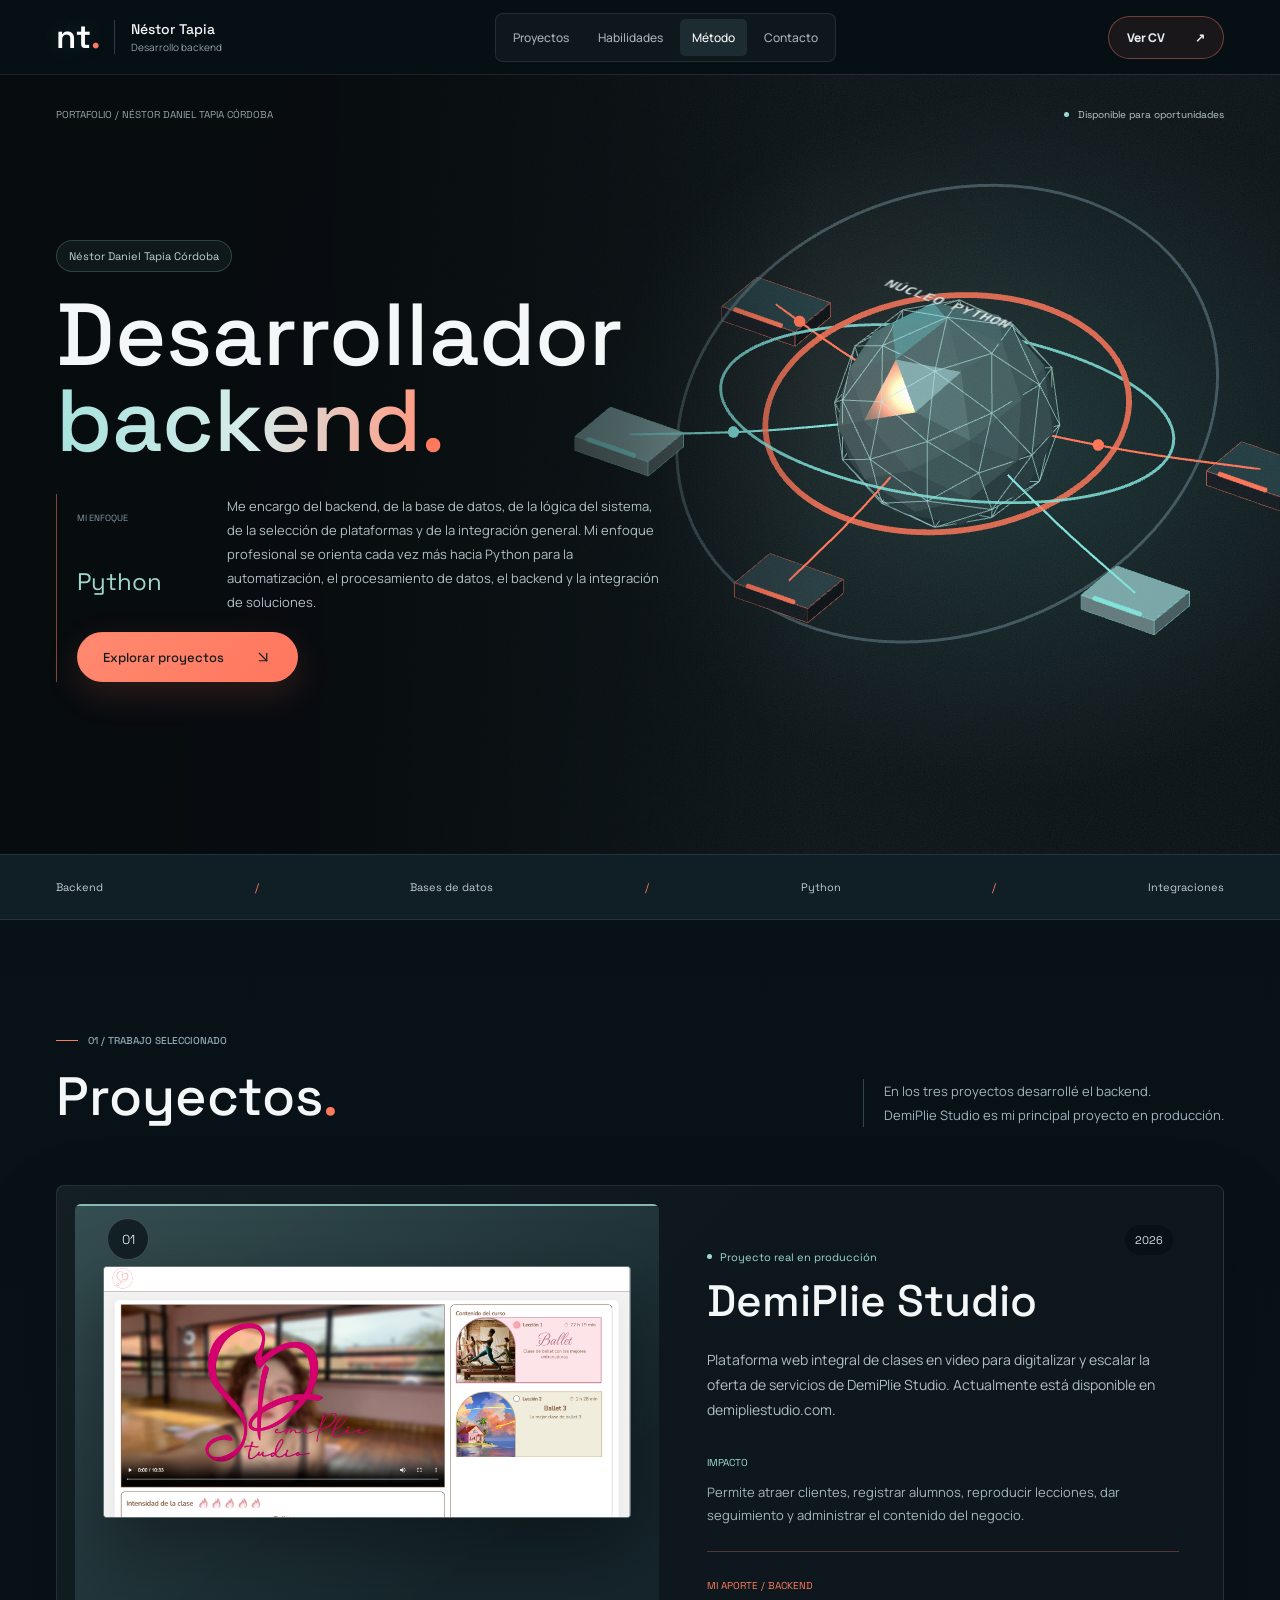
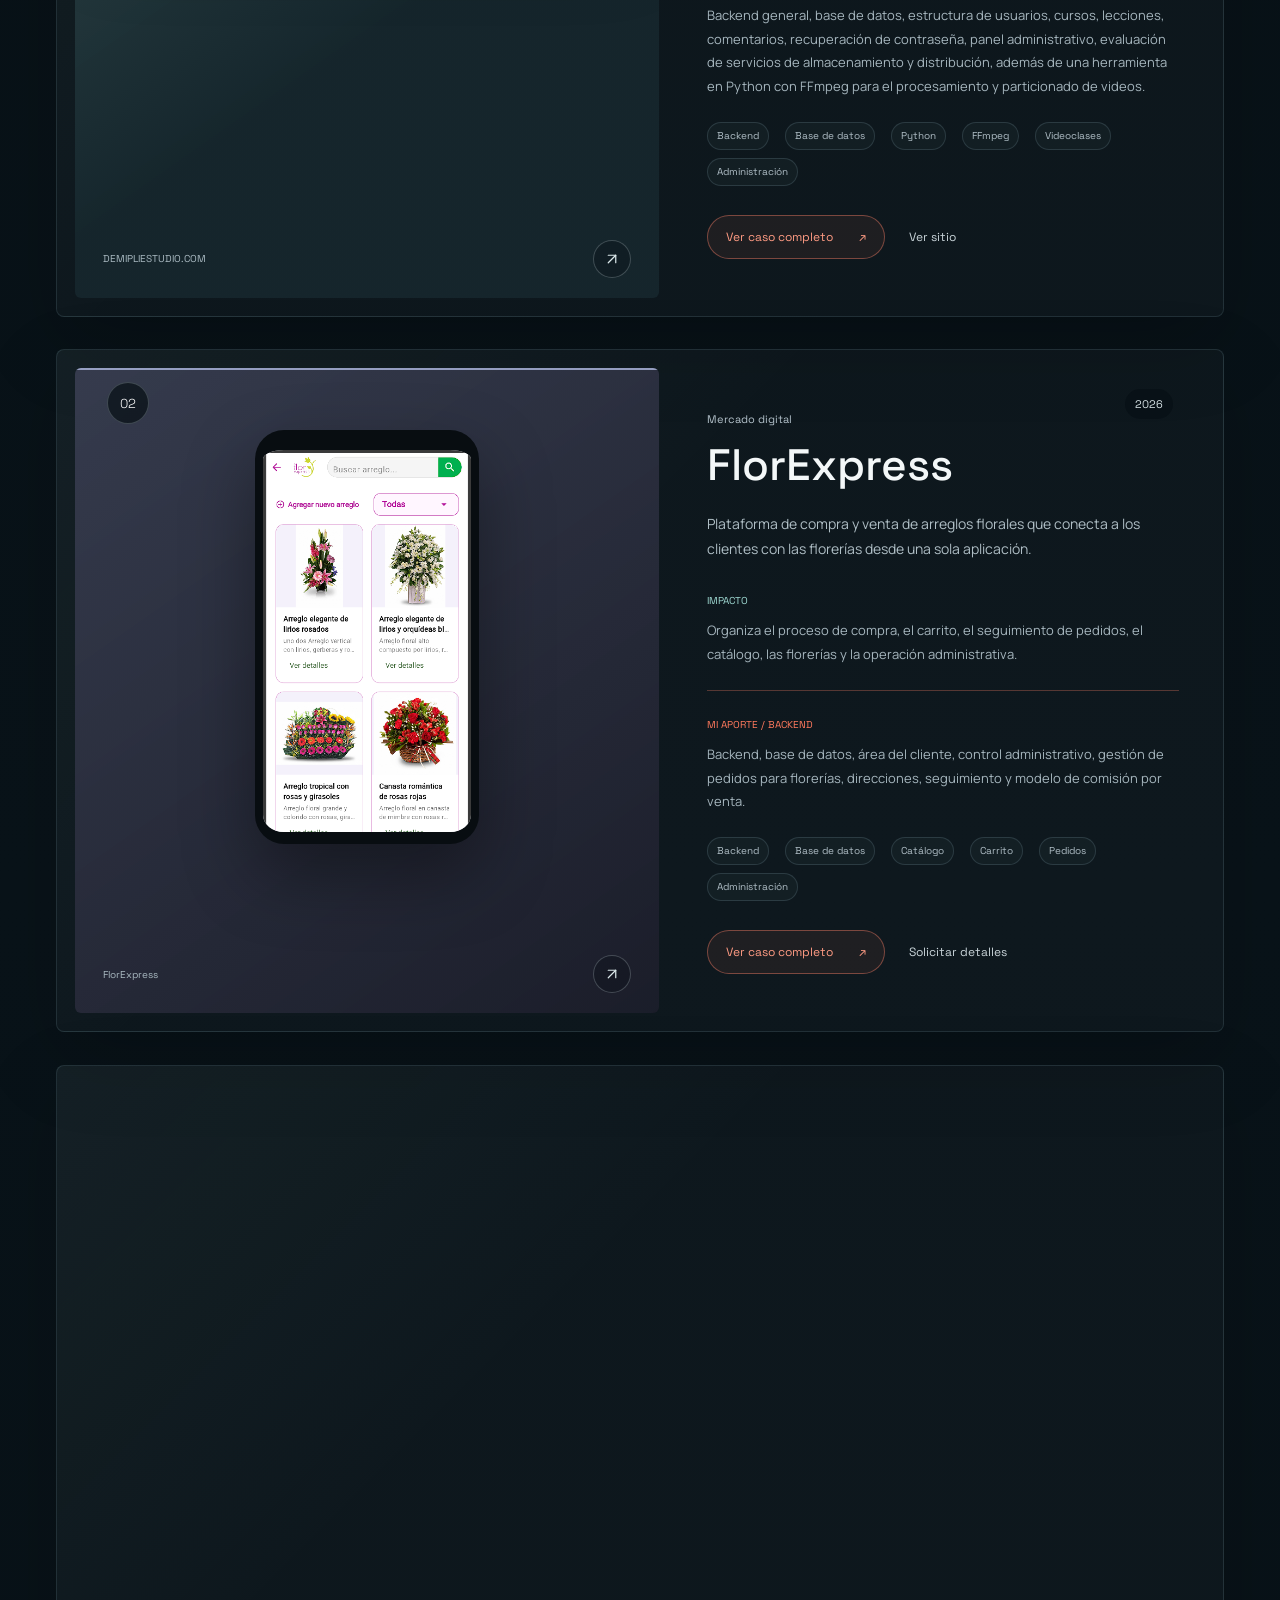
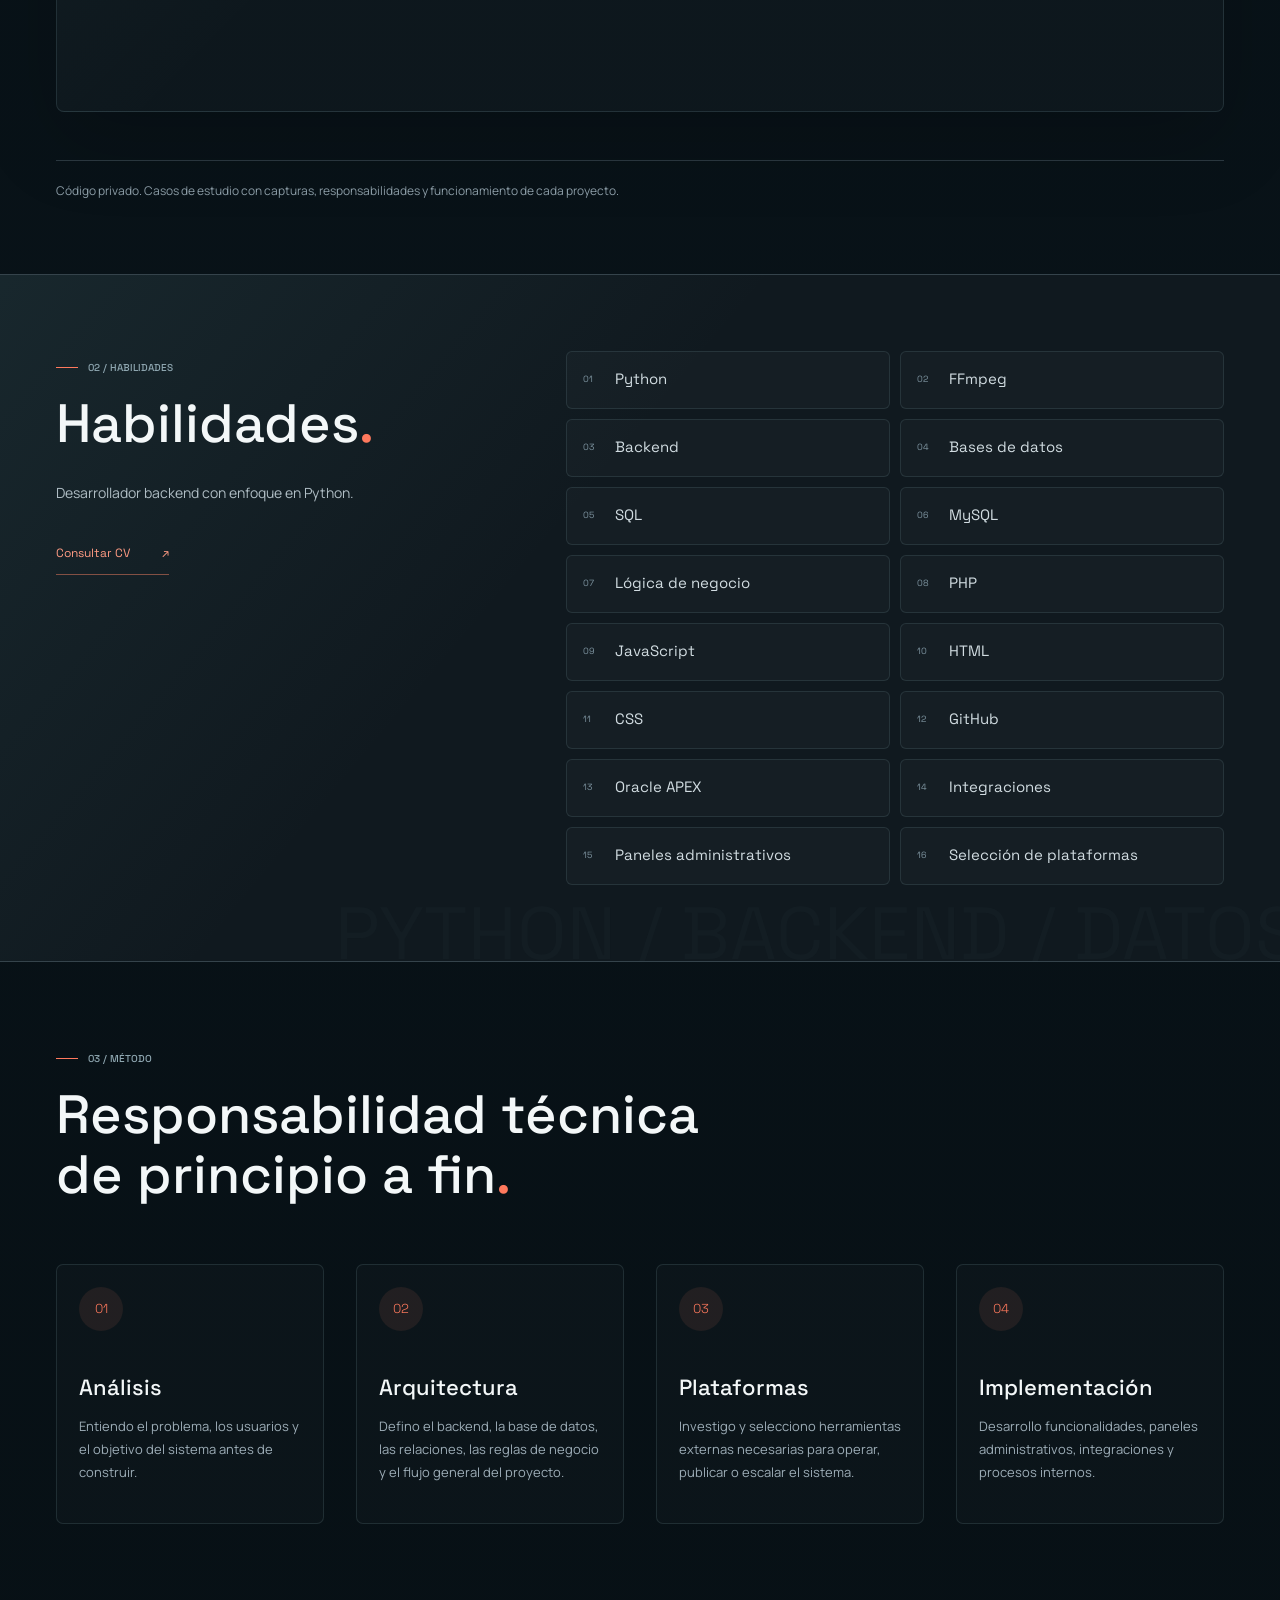
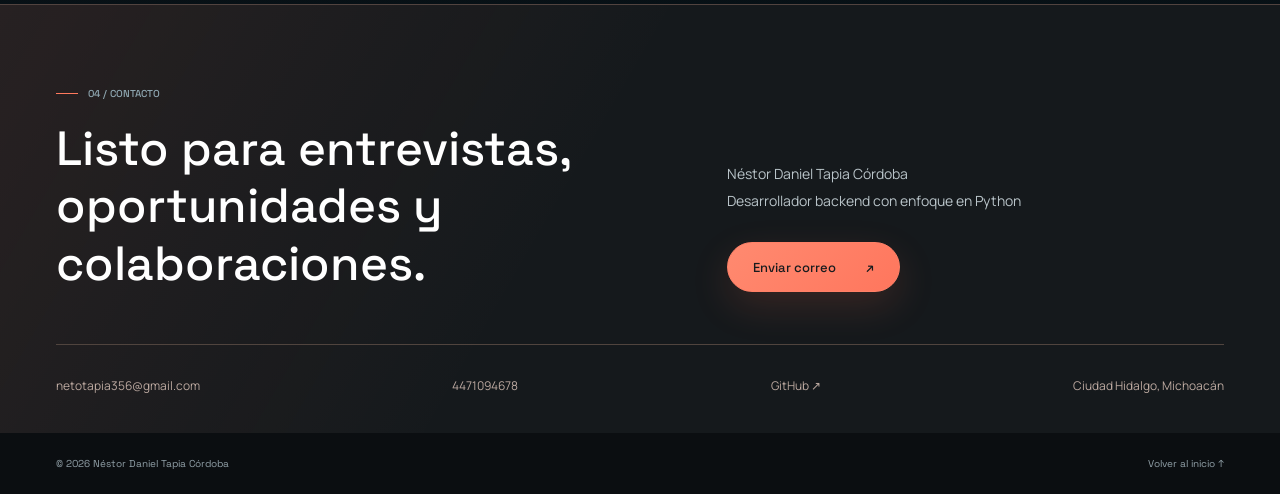
<file: index.html>
<!doctype html>
<html lang="es">
<head>
    <meta charset="utf-8">
    <meta name="viewport" content="width=device-width, initial-scale=1">
    <meta name="description" content="Néstor Daniel Tapia Córdoba. Desarrollador backend con enfoque en Python. Proyectos, bases de datos e integraciones.">
    <title>Néstor Daniel Tapia Córdoba | Backend y Python</title>
    <link rel="preload" href="assets/fonts/space-grotesk.ttf" as="font" type="font/ttf" crossorigin>
    <link rel="stylesheet" href="css/styles.css?v=1788561135">
    <link rel="stylesheet" href="css/portfolio.css?v=1788649777">
</head>
<body class="portfolio-design">
    <a class="skip-link" href="#contenido">Saltar al contenido</a>
    <div class="scroll-progress" aria-hidden="true"></div>
    <header class="topbar">
        <nav class="shell nav" aria-label="Navegación principal">
            <a class="brand" href="#inicio" aria-label="Néstor Tapia, inicio">
                <span class="brand-mark">nt<span>.</span></span>
                <span class="brand-text"><strong>Néstor Tapia</strong><span>Desarrollo backend</span></span>
            </a>
            <div class="nav-links">
                <a href="#proyectos">Proyectos</a>
                <a href="#habilidades">Habilidades</a>
                <a href="#metodo">Método</a>
                <a href="#contacto">Contacto</a>
            </div>
            <a class="nav-cta" href="assets/cv/cv-nestor-tapia.pdf">Ver CV <span aria-hidden="true">↗</span></a>
        </nav>
    </header>
    <main id="contenido">
        <section id="inicio" class="intro">
            <div class="intro-media" aria-hidden="true">
                <div id="architecture-scene" class="architecture-scene"></div>
            </div>
            <div class="shell intro-inner">
                <div class="intro-kicker"><span>PORTAFOLIO / NÉSTOR DANIEL TAPIA CÓRDOBA</span><span class="availability">Disponible para oportunidades</span></div>
                <p class="intro-name">Néstor Daniel Tapia Córdoba</p>
                <h1>Desarrollador<br><span>backend</span><span class="heading-period">.</span></h1>
                <div class="intro-bottom">
                    <div class="intro-focus"><span>MI ENFOQUE</span><strong>Python</strong></div>
                    <p>Me encargo del backend, de la base de datos, de la lógica del sistema, de la selección de plataformas y de la integración general. Mi enfoque profesional se orienta cada vez más hacia Python para la automatización, el procesamiento de datos, el backend y la integración de soluciones.</p>
                    <a class="button primary" href="#proyectos">Explorar proyectos <i data-lucide="arrow-down-right" aria-hidden="true"></i></a>
                </div>
            </div>
        </section>
        <div class="discipline-band"><div class="shell"><span>Backend</span><span aria-hidden="true">/</span><span>Bases de datos</span><span aria-hidden="true">/</span><span>Python</span><span aria-hidden="true">/</span><span>Integraciones</span></div></div>

        <section id="proyectos" class="shell work-section">
            <div class="work-heading">
                <div><span class="eyebrow">01 / TRABAJO SELECCIONADO</span><h2>Proyectos<span class="heading-period">.</span></h2></div>
                <p>En los tres proyectos desarrollé el backend.<br>DemiPlie Studio es mi principal proyecto en producción.</p>
            </div>
            <div class="work-list">
                                    <article class="work work-demiplie" aria-labelledby="title-demiplie">
                        <div class="work-index"><span>01</span><span>2026</span></div>
                        <a class="work-media" href="proyecto-demiplie.html" aria-label="Ver proyecto DemiPlie Studio">
                            <div class="work-device"><img src="assets2/projects/demiplie.png" alt="Captura de DemiPlie Studio con reproductor de clase y contenido del curso." loading="lazy" decoding="async"></div>
                            <span class="media-caption">DEMIPLIESTUDIO.COM<span class="media-action" aria-hidden="true"><i data-lucide="arrow-up-right"></i></span></span>
                        </a>
                        <div class="work-copy">
                            <span class="work-category live">Proyecto real en producción</span>
                            <h3 id="title-demiplie"><a href="proyecto-demiplie.html">DemiPlie Studio</a></h3>
                            <p>Plataforma web integral de clases en video para digitalizar y escalar la oferta de servicios de DemiPlie Studio. Actualmente está disponible en demipliestudio.com.</p>
                            <div class="work-impact"><span>IMPACTO</span><p>Permite atraer clientes, registrar alumnos, reproducir lecciones, dar seguimiento y administrar el contenido del negocio.</p></div>
                            <div class="work-role"><span>MI APORTE / BACKEND</span><p>Backend general, base de datos, estructura de usuarios, cursos, lecciones, comentarios, recuperación de contraseña, panel administrativo, evaluación de servicios de almacenamiento y distribución, además de una herramienta en Python con FFmpeg para el procesamiento y particionado de videos.</p></div>
                            <ul class="work-stack" aria-label="Áreas y tecnologías">
                                <li>Backend</li><li>Base de datos</li><li>Python</li><li>FFmpeg</li><li>Videoclases</li><li>Administración</li>                            </ul>
                            <div class="work-actions">
                                <a class="work-primary" href="proyecto-demiplie.html">Ver caso completo <span aria-hidden="true">↗</span></a>
                                <a href="https://demipliestudio.com" target="_blank" rel="noreferrer">Ver sitio</a>
                            </div>
                        </div>
                    </article>
                                    <article class="work work-florexpress" aria-labelledby="title-florexpress">
                        <div class="work-index"><span>02</span><span>2026</span></div>
                        <a class="work-media" href="proyecto-florexpress.html" aria-label="Ver proyecto FlorExpress">
                            <div class="work-device"><img src="assets2/projects/florexpress.png" alt="Captura móvil del catálogo de arreglos florales en FlorExpress." loading="lazy" decoding="async"></div>
                            <span class="media-caption">FlorExpress<span class="media-action" aria-hidden="true"><i data-lucide="arrow-up-right"></i></span></span>
                        </a>
                        <div class="work-copy">
                            <span class="work-category ">Mercado digital</span>
                            <h3 id="title-florexpress"><a href="proyecto-florexpress.html">FlorExpress</a></h3>
                            <p>Plataforma de compra y venta de arreglos florales que conecta a los clientes con las florerías desde una sola aplicación.</p>
                            <div class="work-impact"><span>IMPACTO</span><p>Organiza el proceso de compra, el carrito, el seguimiento de pedidos, el catálogo, las florerías y la operación administrativa.</p></div>
                            <div class="work-role"><span>MI APORTE / BACKEND</span><p>Backend, base de datos, área del cliente, control administrativo, gestión de pedidos para florerías, direcciones, seguimiento y modelo de comisión por venta.</p></div>
                            <ul class="work-stack" aria-label="Áreas y tecnologías">
                                <li>Backend</li><li>Base de datos</li><li>Catálogo</li><li>Carrito</li><li>Pedidos</li><li>Administración</li>                            </ul>
                            <div class="work-actions">
                                <a class="work-primary" href="proyecto-florexpress.html">Ver caso completo <span aria-hidden="true">↗</span></a>
                                <a href="#contacto" >Solicitar detalles</a>
                            </div>
                        </div>
                    </article>
                                    <article class="work work-mettatalk" aria-labelledby="title-mettatalk">
                        <div class="work-index"><span>03</span><span>2026</span></div>
                        <a class="work-media" href="proyecto-mettatalk.html" aria-label="Ver proyecto Mettatalk">
                            <div class="work-device"><img src="assets2/projects/mettatalk.png" alt="Captura de Mettatalk traduciendo una seña mediante cámara." loading="lazy" decoding="async"></div>
                            <span class="media-caption">Mettatalk<span class="media-action" aria-hidden="true"><i data-lucide="arrow-up-right"></i></span></span>
                        </a>
                        <div class="work-copy">
                            <span class="work-category ">Accesibilidad / IA</span>
                            <h3 id="title-mettatalk"><a href="proyecto-mettatalk.html">Mettatalk</a></h3>
                            <p>Traductor de lengua de señas mexicana al español en tiempo real, diseñado para facilitar la comunicación entre personas sordas y oyentes.</p>
                            <div class="work-impact"><span>IMPACTO</span><p>Convierte en texto, en tiempo real, las señas detectadas por la cámara mediante una experiencia simple y directa.</p></div>
                            <div class="work-role"><span>MI APORTE / BACKEND</span><p>Desarrollo del backend, lógica del sistema, módulo de traducción, visualización de la cámara, detección de movimientos de las manos, procesamiento del resultado y presentación en pantalla.</p></div>
                            <ul class="work-stack" aria-label="Áreas y tecnologías">
                                <li>Backend</li><li>Python</li><li>Cámara</li><li>Tiempo real</li><li>Detección de manos</li>                            </ul>
                            <div class="work-actions">
                                <a class="work-primary" href="proyecto-mettatalk.html">Ver caso completo <span aria-hidden="true">↗</span></a>
                                <a href="https://youtu.be/UcKwQggBcXs" target="_blank" rel="noreferrer">Video de demostración</a>
                            </div>
                        </div>
                    </article>
                            </div>
            <p class="confidential-note">Código privado. Casos de estudio con capturas, responsabilidades y funcionamiento de cada proyecto.</p>
        </section>

        <section id="habilidades" class="expertise-band">
            <div class="shell expertise-layout">
                <div class="expertise-title">
                    <span class="eyebrow">02 / HABILIDADES</span>
                    <h2>Habilidades<span class="heading-period">.</span></h2>
                    <p>Desarrollador backend con enfoque en Python.</p>
                    <a class="text-link" href="assets/cv/cv-nestor-tapia.pdf">Consultar CV <span aria-hidden="true">↗</span></a>
                </div>
                <ul class="skills-list" aria-label="Habilidades y tecnologías">
                                            <li>Python</li>
                                            <li>FFmpeg</li>
                                            <li>Backend</li>
                                            <li>Bases de datos</li>
                                            <li>SQL</li>
                                            <li>MySQL</li>
                                            <li>Lógica de negocio</li>
                                            <li>PHP</li>
                                            <li>JavaScript</li>
                                            <li>HTML</li>
                                            <li>CSS</li>
                                            <li>GitHub</li>
                                            <li>Oracle APEX</li>
                                            <li>Integraciones</li>
                                            <li>Paneles administrativos</li>
                                            <li>Selección de plataformas</li>
                                    </ul>
            </div>
        </section>

        <section id="metodo" class="shell workflow-section">
            <div class="work-heading"><div><span class="eyebrow">03 / MÉTODO</span><h2>Responsabilidad técnica<br>de principio a fin<span class="heading-period">.</span></h2></div></div>
            <div class="workflow">
                                    <div class="workflow-step"><span>01</span><h3>Análisis</h3><p>Entiendo el problema, los usuarios y el objetivo del sistema antes de construir.</p></div>
                                    <div class="workflow-step"><span>02</span><h3>Arquitectura</h3><p>Defino el backend, la base de datos, las relaciones, las reglas de negocio y el flujo general del proyecto.</p></div>
                                    <div class="workflow-step"><span>03</span><h3>Plataformas</h3><p>Investigo y selecciono herramientas externas necesarias para operar, publicar o escalar el sistema.</p></div>
                                    <div class="workflow-step"><span>04</span><h3>Implementación</h3><p>Desarrollo funcionalidades, paneles administrativos, integraciones y procesos internos.</p></div>
                            </div>
        </section>

        <section id="contacto" class="contact-section">
            <div class="shell">
                <span class="eyebrow">04 / CONTACTO</span>
                <div class="contact-heading"><h2>Listo para entrevistas, oportunidades y colaboraciones.</h2><div><p>Néstor Daniel Tapia Córdoba<br>Desarrollador backend con enfoque en Python</p><a class="button primary" href="mailto:netotapia356@gmail.com">Enviar correo <span aria-hidden="true">↗</span></a></div></div>
                <div class="contact-details"><a href="mailto:netotapia356@gmail.com">netotapia356@gmail.com</a><a href="tel:4471094678">4471094678</a><a href="https://github.com/NestorTapia" target="_blank" rel="noreferrer">GitHub ↗</a><span>Ciudad Hidalgo, Michoacán</span></div>
            </div>
        </section>
    </main>
    <footer><div class="shell footer-inner"><span>&copy; 2026 Néstor Daniel Tapia Córdoba</span><a href="#inicio">Volver al inicio ↑</a></div></footer>
    <script src="js/vendor/lucide.min.js" defer></script>
    <script src="js/main.js?v=1788574852" defer></script>
    <script type="module" src="js/scene.js?v=1788648962"></script>
</body>
</html>
</file>
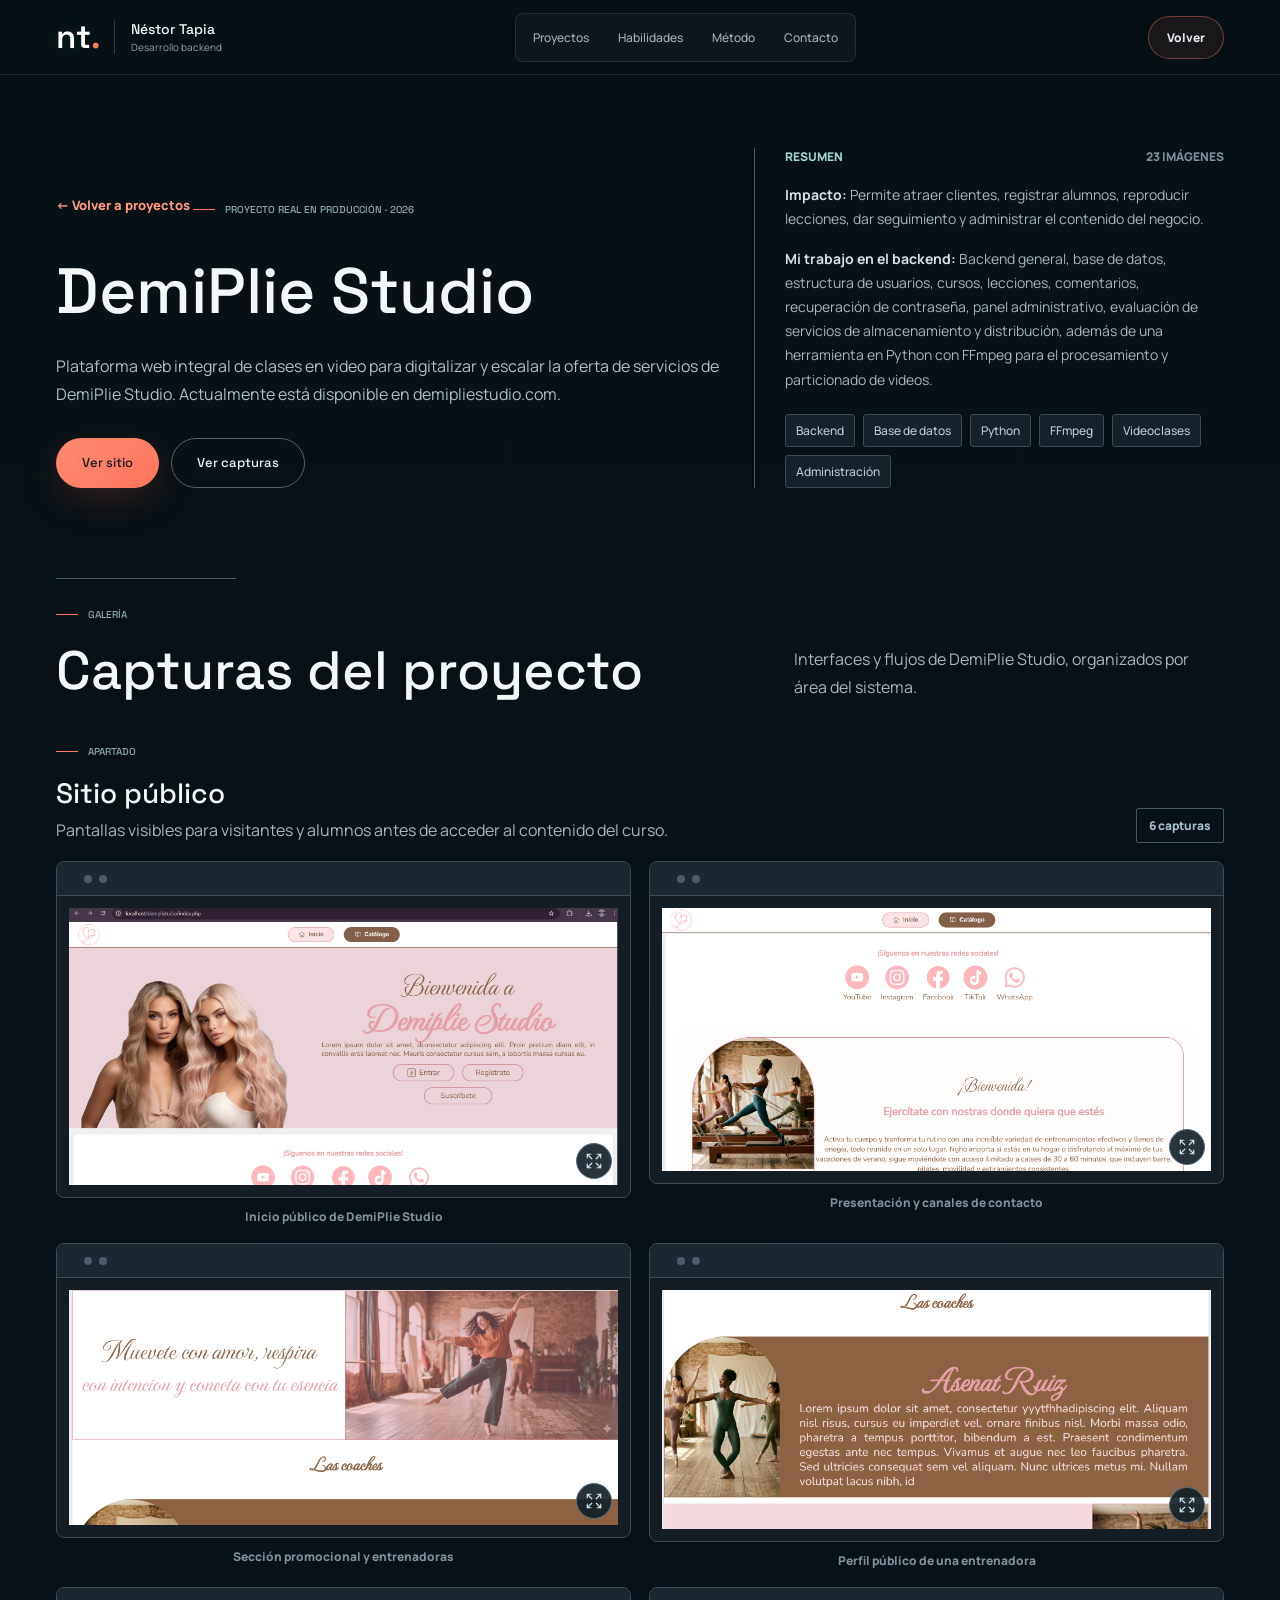
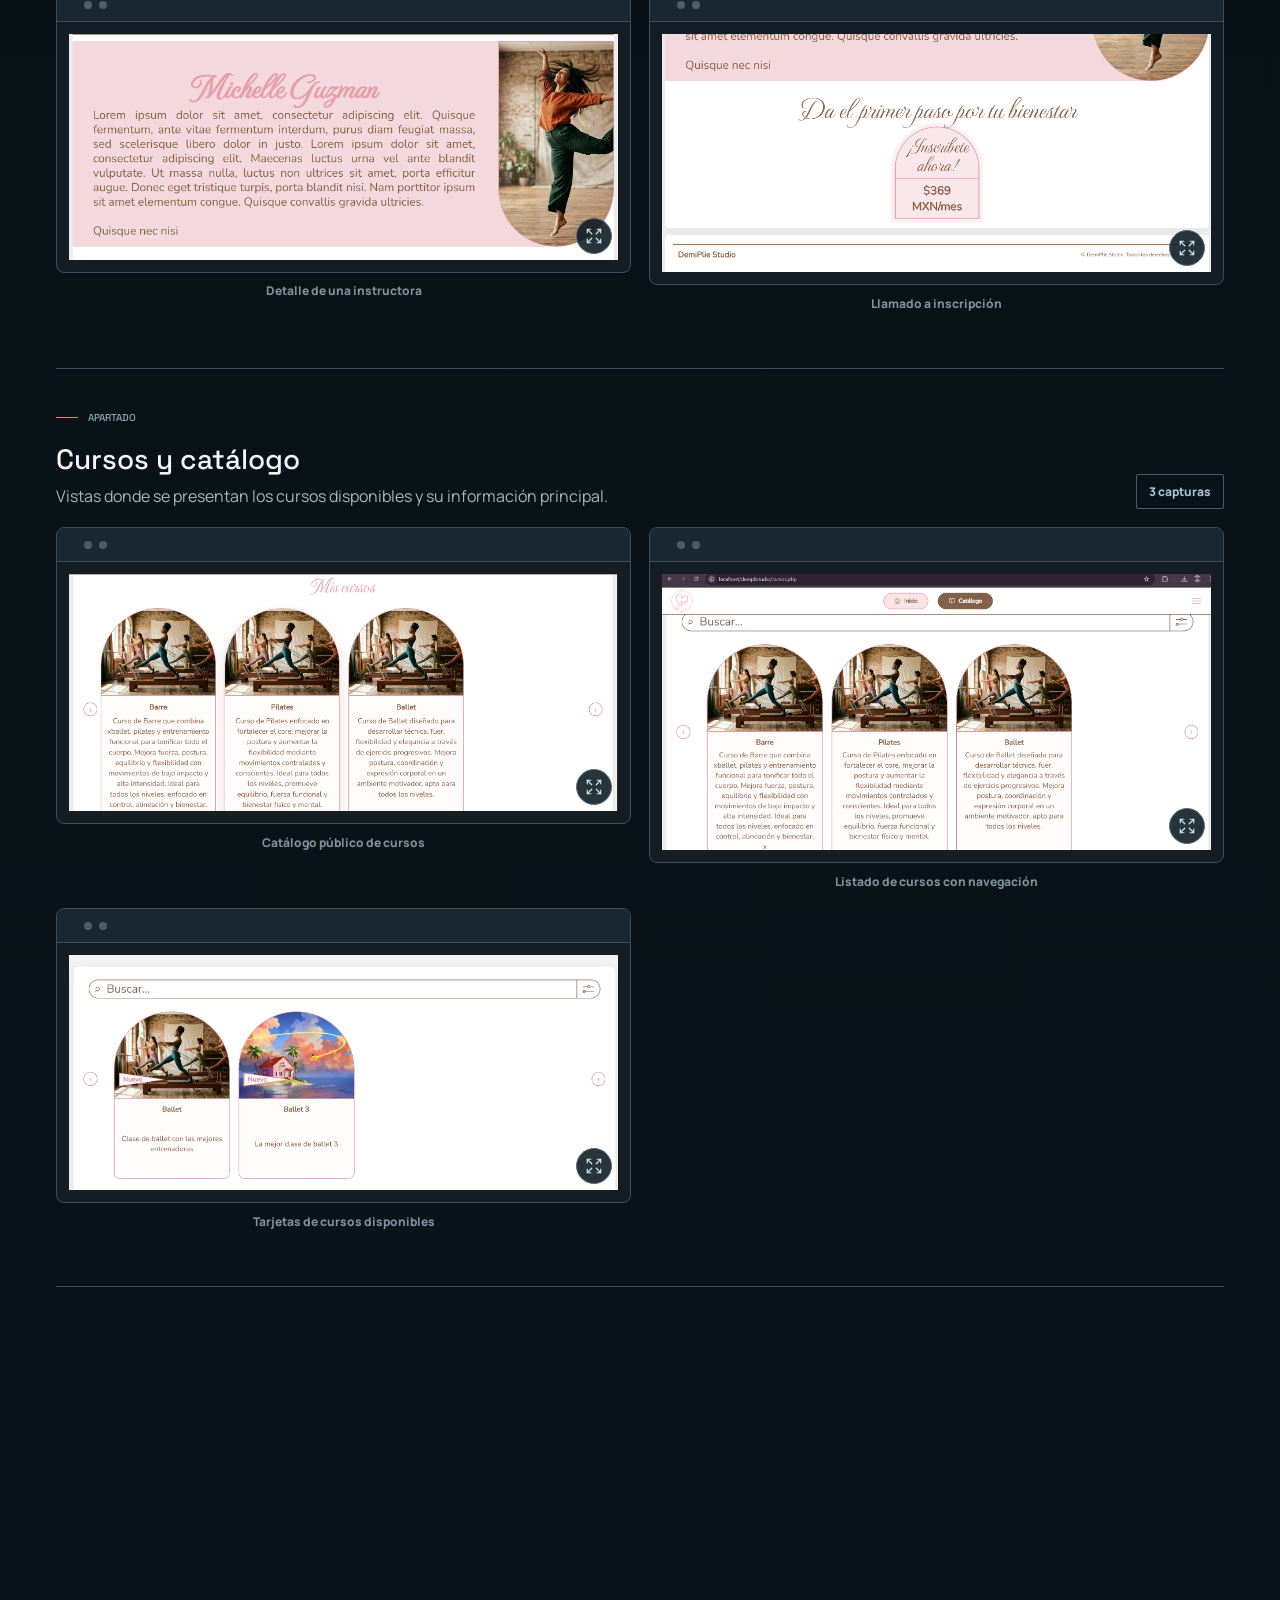
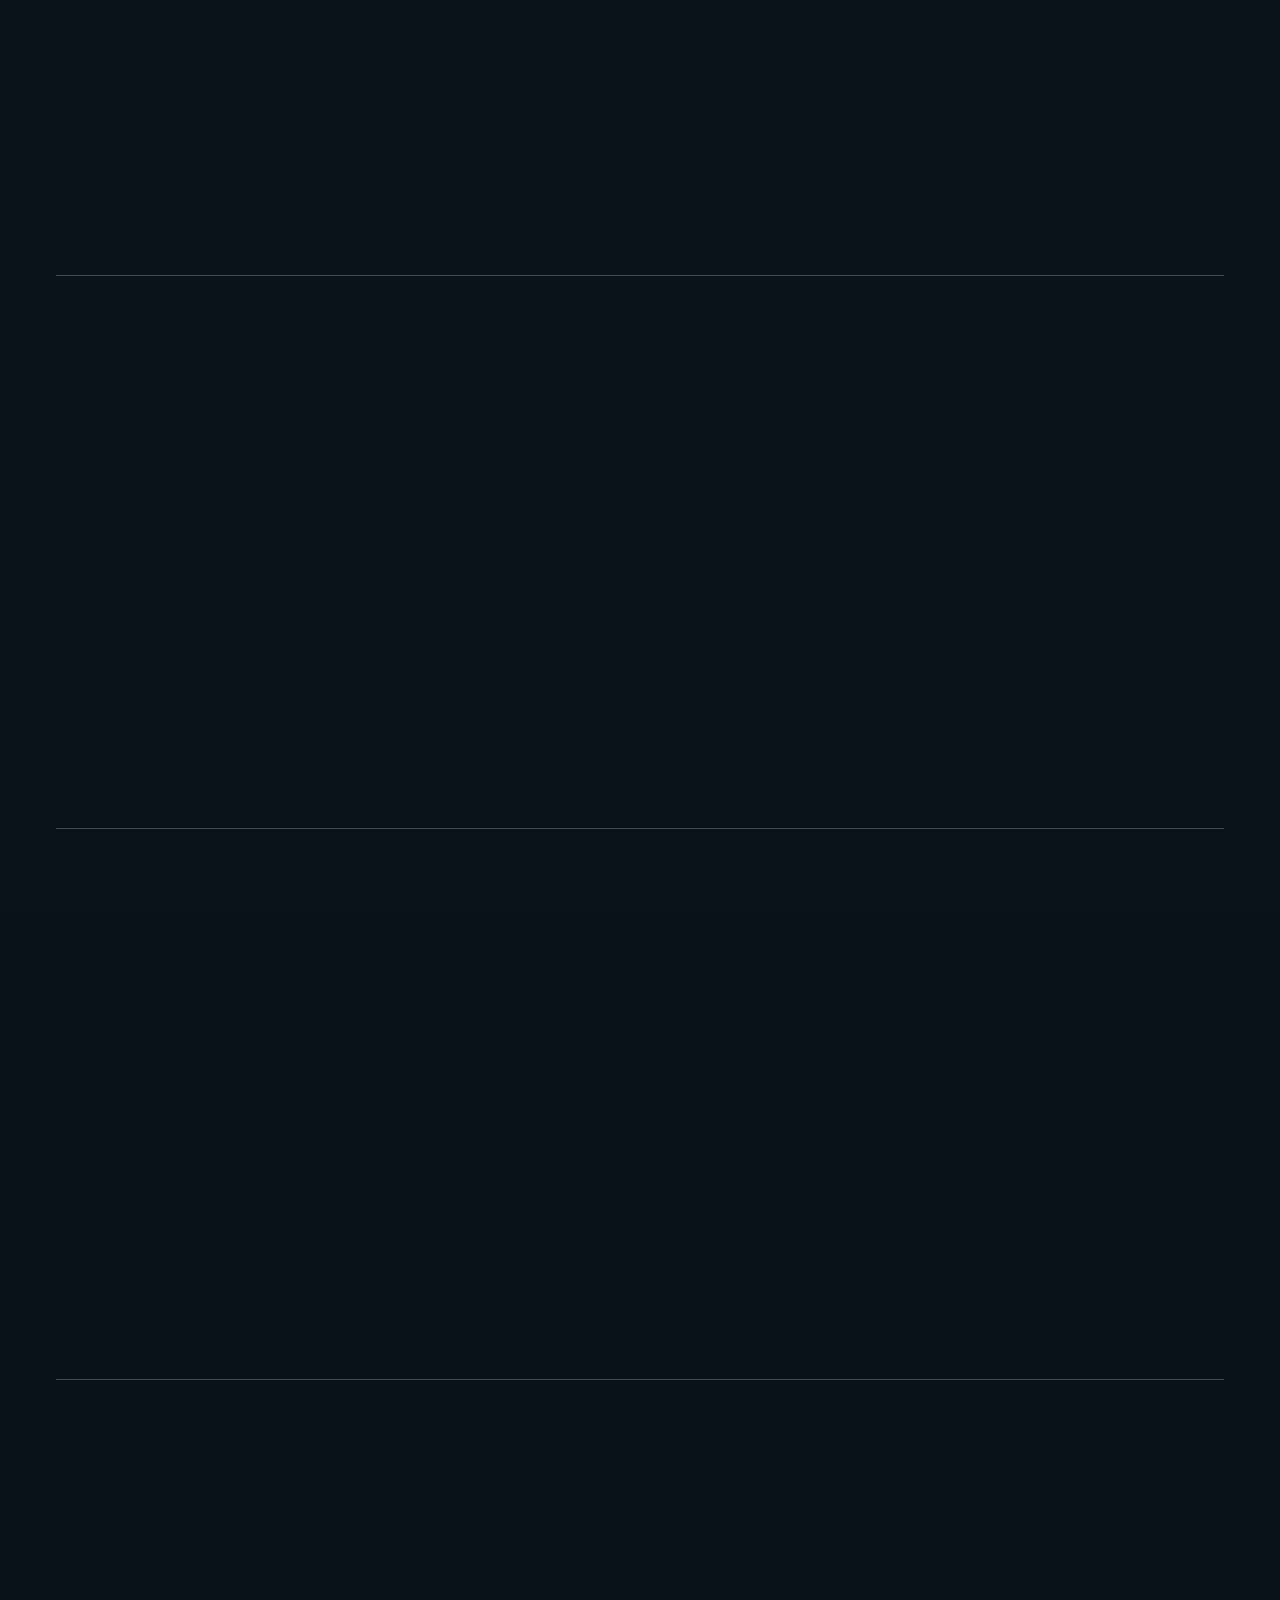
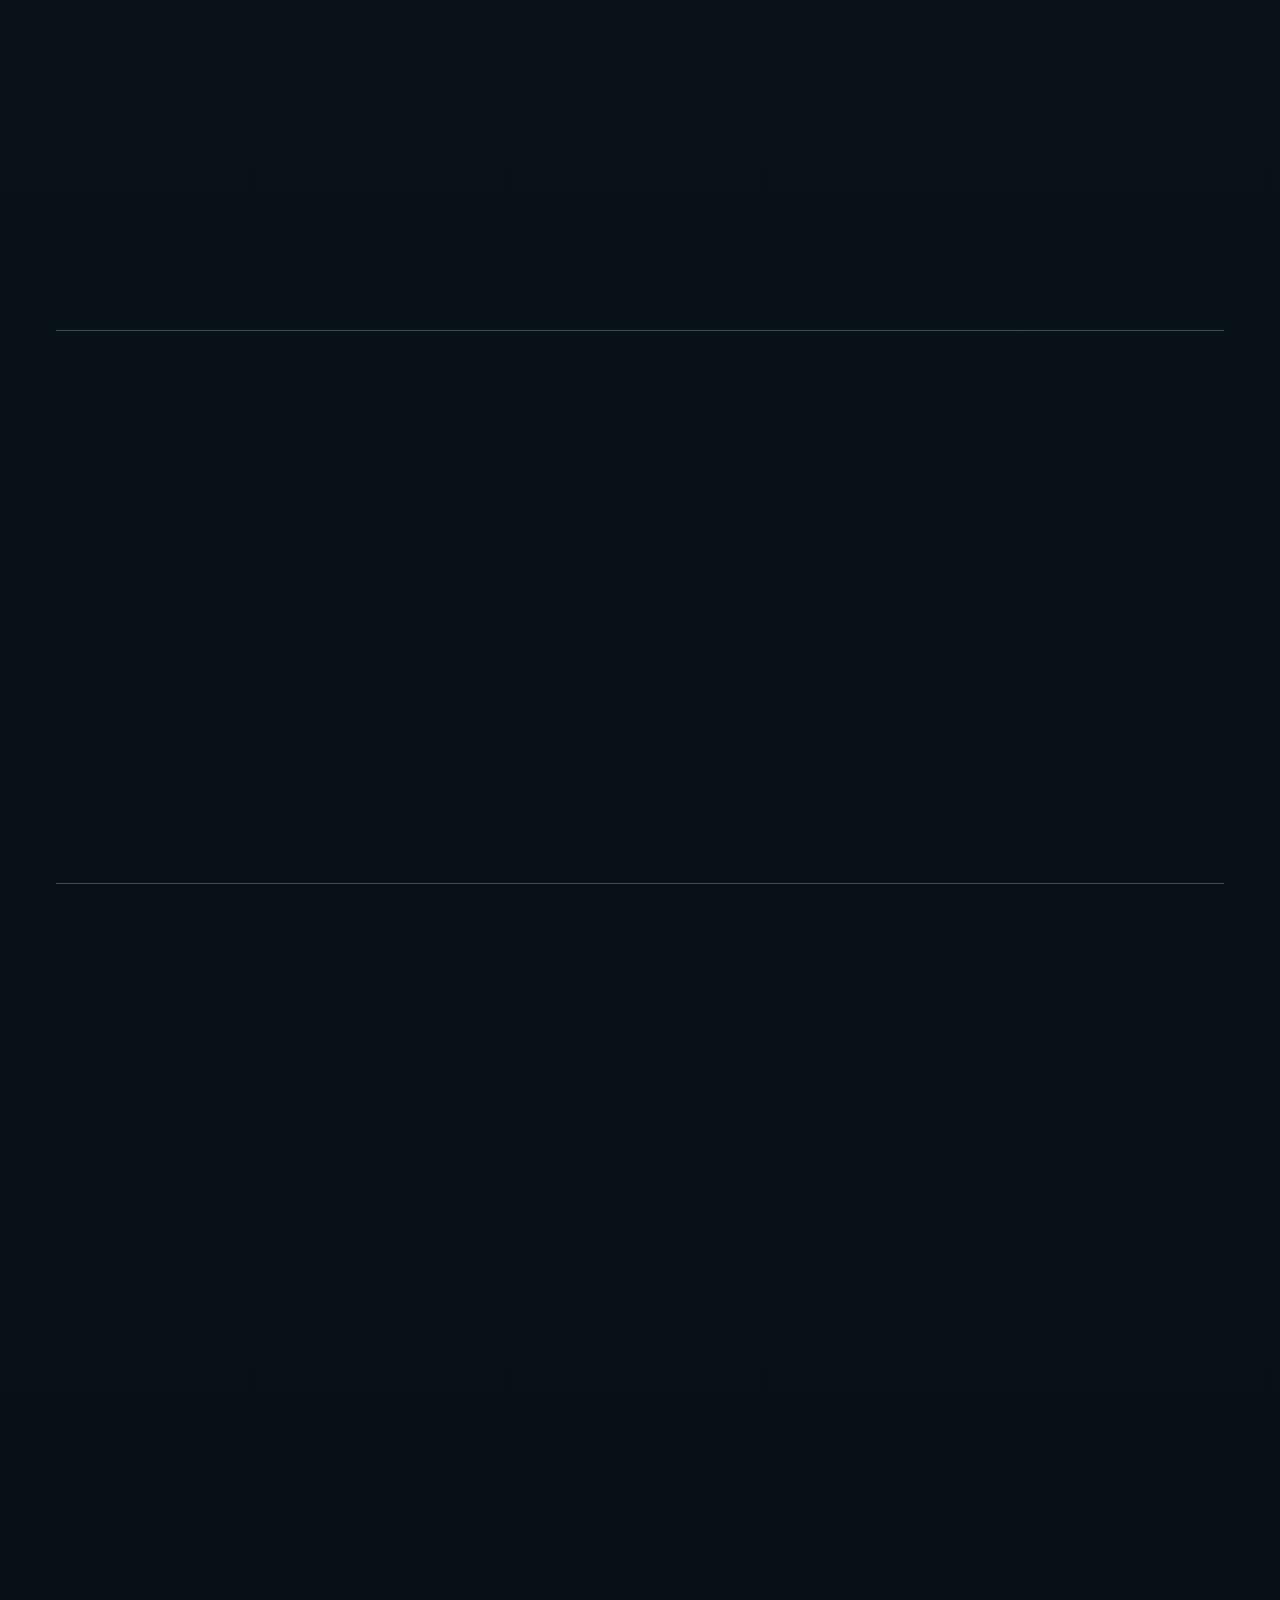
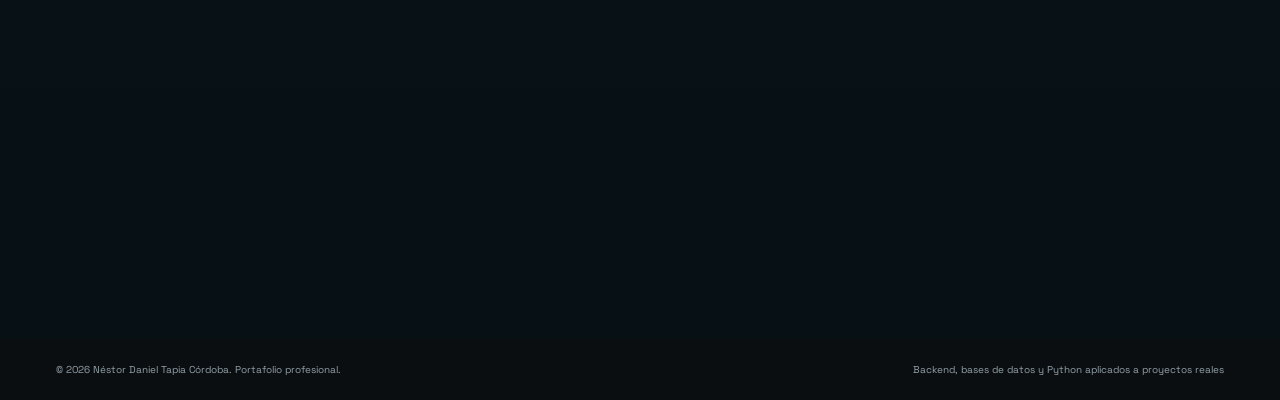
<file: proyecto-demiplie.html>
<!doctype html>
<html lang="es">
<head>
    <meta charset="utf-8">
    <meta name="viewport" content="width=device-width, initial-scale=1">
    <meta name="description" content="Caso de estudio de DemiPlie Studio.">
    <title>DemiPlie Studio | Néstor Daniel Tapia Córdoba</title>
    <link rel="stylesheet" href="css/styles.css?v=1788561135">
    <link rel="stylesheet" href="css/portfolio.css?v=1788649777">
</head>
<body class="case-page portfolio-design">
    <a class="skip-link" href="#contenido">Saltar al contenido</a>
    <div class="scroll-progress" aria-hidden="true"></div>

    <header class="topbar">
        <nav class="shell nav" aria-label="Navegación principal">
            <a class="brand" href="index.html">
                <span class="brand-mark">nt<span>.</span></span>
                <span class="brand-text">
                    <strong>Néstor Tapia</strong>
                    <span>Desarrollo backend</span>
                </span>
            </a>

            <div class="nav-links">
                <a href="index.html#proyectos">Proyectos</a>
                <a href="index.html#habilidades">Habilidades</a>
                <a href="index.html#metodo">Método</a>
                <a href="index.html#contacto">Contacto</a>
            </div>

            <a class="nav-cta" href="index.html">Volver</a>
        </nav>
    </header>

    <main id="contenido">
        <section class="shell case-hero">
            <div class="case-copy">
                <a class="back-link" href="index.html#proyectos">&larr; Volver a proyectos</a>
                <span class="eyebrow">Proyecto real en producción &middot; 2026</span>
                <h1>DemiPlie Studio</h1>
                <p class="hero-summary">Plataforma web integral de clases en video para digitalizar y escalar la oferta de servicios de DemiPlie Studio. Actualmente está disponible en demipliestudio.com.</p>

                <div class="case-actions">
                    <a class="button primary" href="https://demipliestudio.com" aria-label="Ver sitio de DemiPlie Studio" target="_blank" rel="noreferrer">
                        Ver sitio                    </a>
                    <a class="button" href="#galeria" aria-label="Ver capturas de DemiPlie Studio">Ver capturas</a>
                </div>
            </div>

            <div class="case-summary-card">
                <div class="project-meta">
                    <span>Resumen</span>
                    <span>23 imágenes</span>
                </div>
                <p><strong>Impacto:</strong> Permite atraer clientes, registrar alumnos, reproducir lecciones, dar seguimiento y administrar el contenido del negocio.</p>
                <p><strong>Mi trabajo en el backend:</strong> Backend general, base de datos, estructura de usuarios, cursos, lecciones, comentarios, recuperación de contraseña, panel administrativo, evaluación de servicios de almacenamiento y distribución, además de una herramienta en Python con FFmpeg para el procesamiento y particionado de videos.</p>
                <div class="stack">
                                            <span>Backend</span>
                                            <span>Base de datos</span>
                                            <span>Python</span>
                                            <span>FFmpeg</span>
                                            <span>Videoclases</span>
                                            <span>Administración</span>
                                    </div>
            </div>
        </section>

        <section id="galeria" class="shell case-gallery">
            <div class="section-head">
                <div>
                    <span class="eyebrow">Galería</span>
                    <h2>Capturas del proyecto</h2>
                </div>
                <p>Interfaces y flujos de DemiPlie Studio, organizados por área del sistema.</p>
            </div>

            <div class="gallery-panel standalone-gallery">
                
                                    <div class="gallery-section">
                        <div class="gallery-section-head">
                            <div>
                                <span class="eyebrow">Apartado</span>
                                <h3>Sitio público</h3>
                                <p>Pantallas visibles para visitantes y alumnos antes de acceder al contenido del curso.</p>
                            </div>
                            <span>6 capturas</span>
                        </div>

                        <div class="screenshot-grid">
                                                            <figure class="screenshot-frame frame-desktop">
                                    <div class="device-shell">
                                        <div class="device-bar">
                                            <span></span>
                                            <span></span>
                                            <span></span>
                                        </div>
                                        <button class="gallery-zoom" type="button" data-gallery-image="assets2/projects/demiplie-gallery-updated/demiplie-01.png" data-caption="Inicio público de DemiPlie Studio" aria-label="Ampliar: Inicio público de DemiPlie Studio">
                                            <img src="assets2/projects/demiplie-gallery-updated/demiplie-01.png" alt="Inicio público de DemiPlie Studio" loading="lazy">
                                            <span class="zoom-symbol" aria-hidden="true"><i data-lucide="expand"></i></span>
                                        </button>
                                    </div>
                                    <figcaption>Inicio público de DemiPlie Studio</figcaption>
                                </figure>
                                                            <figure class="screenshot-frame frame-desktop">
                                    <div class="device-shell">
                                        <div class="device-bar">
                                            <span></span>
                                            <span></span>
                                            <span></span>
                                        </div>
                                        <button class="gallery-zoom" type="button" data-gallery-image="assets2/projects/demiplie-gallery-updated/demiplie-02.png" data-caption="Presentación y canales de contacto" aria-label="Ampliar: Presentación y canales de contacto">
                                            <img src="assets2/projects/demiplie-gallery-updated/demiplie-02.png" alt="Presentación y canales de contacto" loading="lazy">
                                            <span class="zoom-symbol" aria-hidden="true"><i data-lucide="expand"></i></span>
                                        </button>
                                    </div>
                                    <figcaption>Presentación y canales de contacto</figcaption>
                                </figure>
                                                            <figure class="screenshot-frame frame-desktop">
                                    <div class="device-shell">
                                        <div class="device-bar">
                                            <span></span>
                                            <span></span>
                                            <span></span>
                                        </div>
                                        <button class="gallery-zoom" type="button" data-gallery-image="assets2/projects/demiplie-gallery-updated/demiplie-04.png" data-caption="Sección promocional y entrenadoras" aria-label="Ampliar: Sección promocional y entrenadoras">
                                            <img src="assets2/projects/demiplie-gallery-updated/demiplie-04.png" alt="Sección promocional y entrenadoras" loading="lazy">
                                            <span class="zoom-symbol" aria-hidden="true"><i data-lucide="expand"></i></span>
                                        </button>
                                    </div>
                                    <figcaption>Sección promocional y entrenadoras</figcaption>
                                </figure>
                                                            <figure class="screenshot-frame frame-desktop">
                                    <div class="device-shell">
                                        <div class="device-bar">
                                            <span></span>
                                            <span></span>
                                            <span></span>
                                        </div>
                                        <button class="gallery-zoom" type="button" data-gallery-image="assets2/projects/demiplie-gallery-updated/demiplie-05.png" data-caption="Perfil público de una entrenadora" aria-label="Ampliar: Perfil público de una entrenadora">
                                            <img src="assets2/projects/demiplie-gallery-updated/demiplie-05.png" alt="Perfil público de una entrenadora" loading="lazy">
                                            <span class="zoom-symbol" aria-hidden="true"><i data-lucide="expand"></i></span>
                                        </button>
                                    </div>
                                    <figcaption>Perfil público de una entrenadora</figcaption>
                                </figure>
                                                            <figure class="screenshot-frame frame-desktop">
                                    <div class="device-shell">
                                        <div class="device-bar">
                                            <span></span>
                                            <span></span>
                                            <span></span>
                                        </div>
                                        <button class="gallery-zoom" type="button" data-gallery-image="assets2/projects/demiplie-gallery-updated/demiplie-06.png" data-caption="Detalle de una instructora" aria-label="Ampliar: Detalle de una instructora">
                                            <img src="assets2/projects/demiplie-gallery-updated/demiplie-06.png" alt="Detalle de una instructora" loading="lazy">
                                            <span class="zoom-symbol" aria-hidden="true"><i data-lucide="expand"></i></span>
                                        </button>
                                    </div>
                                    <figcaption>Detalle de una instructora</figcaption>
                                </figure>
                                                            <figure class="screenshot-frame frame-desktop">
                                    <div class="device-shell">
                                        <div class="device-bar">
                                            <span></span>
                                            <span></span>
                                            <span></span>
                                        </div>
                                        <button class="gallery-zoom" type="button" data-gallery-image="assets2/projects/demiplie-gallery-updated/demiplie-07.png" data-caption="Llamado a inscripción" aria-label="Ampliar: Llamado a inscripción">
                                            <img src="assets2/projects/demiplie-gallery-updated/demiplie-07.png" alt="Llamado a inscripción" loading="lazy">
                                            <span class="zoom-symbol" aria-hidden="true"><i data-lucide="expand"></i></span>
                                        </button>
                                    </div>
                                    <figcaption>Llamado a inscripción</figcaption>
                                </figure>
                                                    </div>
                    </div>
                                    <div class="gallery-section">
                        <div class="gallery-section-head">
                            <div>
                                <span class="eyebrow">Apartado</span>
                                <h3>Cursos y catálogo</h3>
                                <p>Vistas donde se presentan los cursos disponibles y su información principal.</p>
                            </div>
                            <span>3 capturas</span>
                        </div>

                        <div class="screenshot-grid">
                                                            <figure class="screenshot-frame frame-desktop">
                                    <div class="device-shell">
                                        <div class="device-bar">
                                            <span></span>
                                            <span></span>
                                            <span></span>
                                        </div>
                                        <button class="gallery-zoom" type="button" data-gallery-image="assets2/projects/demiplie-gallery-updated/demiplie-03.png" data-caption="Catálogo público de cursos" aria-label="Ampliar: Catálogo público de cursos">
                                            <img src="assets2/projects/demiplie-gallery-updated/demiplie-03.png" alt="Catálogo público de cursos" loading="lazy">
                                            <span class="zoom-symbol" aria-hidden="true"><i data-lucide="expand"></i></span>
                                        </button>
                                    </div>
                                    <figcaption>Catálogo público de cursos</figcaption>
                                </figure>
                                                            <figure class="screenshot-frame frame-desktop">
                                    <div class="device-shell">
                                        <div class="device-bar">
                                            <span></span>
                                            <span></span>
                                            <span></span>
                                        </div>
                                        <button class="gallery-zoom" type="button" data-gallery-image="assets2/projects/demiplie-gallery-updated/demiplie-08.png" data-caption="Listado de cursos con navegación" aria-label="Ampliar: Listado de cursos con navegación">
                                            <img src="assets2/projects/demiplie-gallery-updated/demiplie-08.png" alt="Listado de cursos con navegación" loading="lazy">
                                            <span class="zoom-symbol" aria-hidden="true"><i data-lucide="expand"></i></span>
                                        </button>
                                    </div>
                                    <figcaption>Listado de cursos con navegación</figcaption>
                                </figure>
                                                            <figure class="screenshot-frame frame-desktop">
                                    <div class="device-shell">
                                        <div class="device-bar">
                                            <span></span>
                                            <span></span>
                                            <span></span>
                                        </div>
                                        <button class="gallery-zoom" type="button" data-gallery-image="assets2/projects/demiplie-gallery-updated/demiplie-09.png" data-caption="Tarjetas de cursos disponibles" aria-label="Ampliar: Tarjetas de cursos disponibles">
                                            <img src="assets2/projects/demiplie-gallery-updated/demiplie-09.png" alt="Tarjetas de cursos disponibles" loading="lazy">
                                            <span class="zoom-symbol" aria-hidden="true"><i data-lucide="expand"></i></span>
                                        </button>
                                    </div>
                                    <figcaption>Tarjetas de cursos disponibles</figcaption>
                                </figure>
                                                    </div>
                    </div>
                                    <div class="gallery-section">
                        <div class="gallery-section-head">
                            <div>
                                <span class="eyebrow">Apartado</span>
                                <h3>Experiencia del alumno</h3>
                                <p>Flujo de reproducción de clases, consulta de lecciones, intensidad, comentarios y avance del alumno.</p>
                            </div>
                            <span>2 capturas</span>
                        </div>

                        <div class="screenshot-grid">
                                                            <figure class="screenshot-frame frame-desktop">
                                    <div class="device-shell">
                                        <div class="device-bar">
                                            <span></span>
                                            <span></span>
                                            <span></span>
                                        </div>
                                        <button class="gallery-zoom" type="button" data-gallery-image="assets2/projects/demiplie-gallery-updated/demiplie-10.png" data-caption="Reproductor de clase y contenido del curso" aria-label="Ampliar: Reproductor de clase y contenido del curso">
                                            <img src="assets2/projects/demiplie-gallery-updated/demiplie-10.png" alt="Reproductor de clase y contenido del curso" loading="lazy">
                                            <span class="zoom-symbol" aria-hidden="true"><i data-lucide="expand"></i></span>
                                        </button>
                                    </div>
                                    <figcaption>Reproductor de clase y contenido del curso</figcaption>
                                </figure>
                                                            <figure class="screenshot-frame frame-desktop">
                                    <div class="device-shell">
                                        <div class="device-bar">
                                            <span></span>
                                            <span></span>
                                            <span></span>
                                        </div>
                                        <button class="gallery-zoom" type="button" data-gallery-image="assets2/projects/demiplie-gallery-updated/demiplie-11.png" data-caption="Detalle de lección, seguimiento y comentarios" aria-label="Ampliar: Detalle de lección, seguimiento y comentarios">
                                            <img src="assets2/projects/demiplie-gallery-updated/demiplie-11.png" alt="Detalle de lección, seguimiento y comentarios" loading="lazy">
                                            <span class="zoom-symbol" aria-hidden="true"><i data-lucide="expand"></i></span>
                                        </button>
                                    </div>
                                    <figcaption>Detalle de lección, seguimiento y comentarios</figcaption>
                                </figure>
                                                    </div>
                    </div>
                                    <div class="gallery-section">
                        <div class="gallery-section-head">
                            <div>
                                <span class="eyebrow">Apartado</span>
                                <h3>Administración: edición del sitio</h3>
                                <p>Administración de la imagen de inicio, los textos de bienvenida y los enlaces a redes sociales.</p>
                            </div>
                            <span>2 capturas</span>
                        </div>

                        <div class="screenshot-grid">
                                                            <figure class="screenshot-frame frame-desktop">
                                    <div class="device-shell">
                                        <div class="device-bar">
                                            <span></span>
                                            <span></span>
                                            <span></span>
                                        </div>
                                        <button class="gallery-zoom" type="button" data-gallery-image="assets2/projects/demiplie-gallery-updated/demiplie-12.png" data-caption="Edición de la imagen y los textos de inicio" aria-label="Ampliar: Edición de la imagen y los textos de inicio">
                                            <img src="assets2/projects/demiplie-gallery-updated/demiplie-12.png" alt="Edición de la imagen y los textos de inicio" loading="lazy">
                                            <span class="zoom-symbol" aria-hidden="true"><i data-lucide="expand"></i></span>
                                        </button>
                                    </div>
                                    <figcaption>Edición de la imagen y los textos de inicio</figcaption>
                                </figure>
                                                            <figure class="screenshot-frame frame-desktop">
                                    <div class="device-shell">
                                        <div class="device-bar">
                                            <span></span>
                                            <span></span>
                                            <span></span>
                                        </div>
                                        <button class="gallery-zoom" type="button" data-gallery-image="assets2/projects/demiplie-gallery-updated/demiplie-13.png" data-caption="Administración de redes sociales y mensaje de bienvenida" aria-label="Ampliar: Administración de redes sociales y mensaje de bienvenida">
                                            <img src="assets2/projects/demiplie-gallery-updated/demiplie-13.png" alt="Administración de redes sociales y mensaje de bienvenida" loading="lazy">
                                            <span class="zoom-symbol" aria-hidden="true"><i data-lucide="expand"></i></span>
                                        </button>
                                    </div>
                                    <figcaption>Administración de redes sociales y mensaje de bienvenida</figcaption>
                                </figure>
                                                    </div>
                    </div>
                                    <div class="gallery-section">
                        <div class="gallery-section-head">
                            <div>
                                <span class="eyebrow">Apartado</span>
                                <h3>Administración: gestión de cursos</h3>
                                <p>Edición de imágenes, nombres y descripciones, con controles para crear cursos y guardar cambios.</p>
                            </div>
                            <span>2 capturas</span>
                        </div>

                        <div class="screenshot-grid">
                                                            <figure class="screenshot-frame frame-desktop">
                                    <div class="device-shell">
                                        <div class="device-bar">
                                            <span></span>
                                            <span></span>
                                            <span></span>
                                        </div>
                                        <button class="gallery-zoom" type="button" data-gallery-image="assets2/projects/demiplie-gallery-updated/demiplie-14.png" data-caption="Edición de imágenes y nombres de los cursos" aria-label="Ampliar: Edición de imágenes y nombres de los cursos">
                                            <img src="assets2/projects/demiplie-gallery-updated/demiplie-14.png" alt="Edición de imágenes y nombres de los cursos" loading="lazy">
                                            <span class="zoom-symbol" aria-hidden="true"><i data-lucide="expand"></i></span>
                                        </button>
                                    </div>
                                    <figcaption>Edición de imágenes y nombres de los cursos</figcaption>
                                </figure>
                                                            <figure class="screenshot-frame frame-desktop">
                                    <div class="device-shell">
                                        <div class="device-bar">
                                            <span></span>
                                            <span></span>
                                            <span></span>
                                        </div>
                                        <button class="gallery-zoom" type="button" data-gallery-image="assets2/projects/demiplie-gallery-updated/demiplie-15.png" data-caption="Descripciones, creación y administración de cursos" aria-label="Ampliar: Descripciones, creación y administración de cursos">
                                            <img src="assets2/projects/demiplie-gallery-updated/demiplie-15.png" alt="Descripciones, creación y administración de cursos" loading="lazy">
                                            <span class="zoom-symbol" aria-hidden="true"><i data-lucide="expand"></i></span>
                                        </button>
                                    </div>
                                    <figcaption>Descripciones, creación y administración de cursos</figcaption>
                                </figure>
                                                    </div>
                    </div>
                                    <div class="gallery-section">
                        <div class="gallery-section-head">
                            <div>
                                <span class="eyebrow">Apartado</span>
                                <h3>Administración: estadísticas y alumnas</h3>
                                <p>Panel de edades, ubicación y total de alumnas, junto con las tablas de consulta y búsqueda.</p>
                            </div>
                            <span>2 capturas</span>
                        </div>

                        <div class="screenshot-grid">
                                                            <figure class="screenshot-frame frame-desktop">
                                    <div class="device-shell">
                                        <div class="device-bar">
                                            <span></span>
                                            <span></span>
                                            <span></span>
                                        </div>
                                        <button class="gallery-zoom" type="button" data-gallery-image="assets2/projects/demiplie-gallery-updated/demiplie-16.png" data-caption="Panel estadístico: edades, estado y total de alumnas" aria-label="Ampliar: Panel estadístico: edades, estado y total de alumnas">
                                            <img src="assets2/projects/demiplie-gallery-updated/demiplie-16.png" alt="Panel estadístico: edades, estado y total de alumnas" loading="lazy">
                                            <span class="zoom-symbol" aria-hidden="true"><i data-lucide="expand"></i></span>
                                        </button>
                                    </div>
                                    <figcaption>Panel estadístico: edades, estado y total de alumnas</figcaption>
                                </figure>
                                                            <figure class="screenshot-frame frame-desktop">
                                    <div class="device-shell">
                                        <div class="device-bar">
                                            <span></span>
                                            <span></span>
                                            <span></span>
                                        </div>
                                        <button class="gallery-zoom" type="button" data-gallery-image="assets2/projects/demiplie-gallery-updated/demiplie-17.png" data-caption="Consulta por ciudad y listado de alumnas" aria-label="Ampliar: Consulta por ciudad y listado de alumnas">
                                            <img src="assets2/projects/demiplie-gallery-updated/demiplie-17.png" alt="Consulta por ciudad y listado de alumnas" loading="lazy">
                                            <span class="zoom-symbol" aria-hidden="true"><i data-lucide="expand"></i></span>
                                        </button>
                                    </div>
                                    <figcaption>Consulta por ciudad y listado de alumnas</figcaption>
                                </figure>
                                                    </div>
                    </div>
                                    <div class="gallery-section">
                        <div class="gallery-section-head">
                            <div>
                                <span class="eyebrow">Apartado</span>
                                <h3>Administración: descuentos y pagos</h3>
                                <p>Formularios para generar códigos de descuento y códigos asociados a pagos físicos.</p>
                            </div>
                            <span>2 capturas</span>
                        </div>

                        <div class="screenshot-grid">
                                                            <figure class="screenshot-frame frame-desktop">
                                    <div class="device-shell">
                                        <div class="device-bar">
                                            <span></span>
                                            <span></span>
                                            <span></span>
                                        </div>
                                        <button class="gallery-zoom" type="button" data-gallery-image="assets2/projects/demiplie-gallery-updated/demiplie-18.png" data-caption="Creación y configuración de códigos de descuento" aria-label="Ampliar: Creación y configuración de códigos de descuento">
                                            <img src="assets2/projects/demiplie-gallery-updated/demiplie-18.png" alt="Creación y configuración de códigos de descuento" loading="lazy">
                                            <span class="zoom-symbol" aria-hidden="true"><i data-lucide="expand"></i></span>
                                        </button>
                                    </div>
                                    <figcaption>Creación y configuración de códigos de descuento</figcaption>
                                </figure>
                                                            <figure class="screenshot-frame frame-desktop">
                                    <div class="device-shell">
                                        <div class="device-bar">
                                            <span></span>
                                            <span></span>
                                            <span></span>
                                        </div>
                                        <button class="gallery-zoom" type="button" data-gallery-image="assets2/projects/demiplie-gallery-updated/demiplie-19.png" data-caption="Generación de códigos para pagos físicos" aria-label="Ampliar: Generación de códigos para pagos físicos">
                                            <img src="assets2/projects/demiplie-gallery-updated/demiplie-19.png" alt="Generación de códigos para pagos físicos" loading="lazy">
                                            <span class="zoom-symbol" aria-hidden="true"><i data-lucide="expand"></i></span>
                                        </button>
                                    </div>
                                    <figcaption>Generación de códigos para pagos físicos</figcaption>
                                </figure>
                                                    </div>
                    </div>
                                    <div class="gallery-section">
                        <div class="gallery-section-head">
                            <div>
                                <span class="eyebrow">Apartado</span>
                                <h3>Python y FFmpeg: carga y gestión de videos</h3>
                                <p>Desarrollé una herramienta en Python para cargar videos de DemiPlie Studio, con FFmpeg para su procesamiento y particionado. Permite seleccionar archivos locales, preparar el entorno de trabajo y gestionar los datos de las clases: miniaturas, cursos, entrenadoras, intensidad, orden y etiquetas.</p>
                            </div>
                            <span>4 capturas</span>
                        </div>

                        <div class="screenshot-grid">
                                                            <figure class="screenshot-frame frame-desktop">
                                    <div class="device-shell">
                                        <div class="device-bar">
                                            <span></span>
                                            <span></span>
                                            <span></span>
                                        </div>
                                        <button class="gallery-zoom" type="button" data-gallery-image="assets2/projects/demiplie-gallery-updated/demiplie-20.png" data-caption="Carga de video local y configuración de una nueva clase" aria-label="Ampliar: Carga de video local y configuración de una nueva clase">
                                            <img src="assets2/projects/demiplie-gallery-updated/demiplie-20.png" alt="Carga de video local y configuración de una nueva clase" loading="lazy">
                                            <span class="zoom-symbol" aria-hidden="true"><i data-lucide="expand"></i></span>
                                        </button>
                                    </div>
                                    <figcaption>Carga de video local y configuración de una nueva clase</figcaption>
                                </figure>
                                                            <figure class="screenshot-frame frame-desktop">
                                    <div class="device-shell">
                                        <div class="device-bar">
                                            <span></span>
                                            <span></span>
                                            <span></span>
                                        </div>
                                        <button class="gallery-zoom" type="button" data-gallery-image="assets2/projects/demiplie-gallery-updated/demiplie-21.png" data-caption="Preparación de carpetas locales y entorno con FFmpeg" aria-label="Ampliar: Preparación de carpetas locales y entorno con FFmpeg">
                                            <img src="assets2/projects/demiplie-gallery-updated/demiplie-21.png" alt="Preparación de carpetas locales y entorno con FFmpeg" loading="lazy">
                                            <span class="zoom-symbol" aria-hidden="true"><i data-lucide="expand"></i></span>
                                        </button>
                                    </div>
                                    <figcaption>Preparación de carpetas locales y entorno con FFmpeg</figcaption>
                                </figure>
                                                            <figure class="screenshot-frame frame-desktop">
                                    <div class="device-shell">
                                        <div class="device-bar">
                                            <span></span>
                                            <span></span>
                                            <span></span>
                                        </div>
                                        <button class="gallery-zoom" type="button" data-gallery-image="assets2/projects/demiplie-gallery-updated/demiplie-22.png" data-caption="Administración de videos: curso, clase, miniatura y entrenadoras" aria-label="Ampliar: Administración de videos: curso, clase, miniatura y entrenadoras">
                                            <img src="assets2/projects/demiplie-gallery-updated/demiplie-22.png" alt="Administración de videos: curso, clase, miniatura y entrenadoras" loading="lazy">
                                            <span class="zoom-symbol" aria-hidden="true"><i data-lucide="expand"></i></span>
                                        </button>
                                    </div>
                                    <figcaption>Administración de videos: curso, clase, miniatura y entrenadoras</figcaption>
                                </figure>
                                                            <figure class="screenshot-frame frame-desktop">
                                    <div class="device-shell">
                                        <div class="device-bar">
                                            <span></span>
                                            <span></span>
                                            <span></span>
                                        </div>
                                        <button class="gallery-zoom" type="button" data-gallery-image="assets2/projects/demiplie-gallery-updated/demiplie-23.png" data-caption="Edición de intensidad, orden y etiquetas de la clase" aria-label="Ampliar: Edición de intensidad, orden y etiquetas de la clase">
                                            <img src="assets2/projects/demiplie-gallery-updated/demiplie-23.png" alt="Edición de intensidad, orden y etiquetas de la clase" loading="lazy">
                                            <span class="zoom-symbol" aria-hidden="true"><i data-lucide="expand"></i></span>
                                        </button>
                                    </div>
                                    <figcaption>Edición de intensidad, orden y etiquetas de la clase</figcaption>
                                </figure>
                                                    </div>
                    </div>
                            </div>
        </section>
    </main>

    <footer>
        <div class="shell footer-inner">
            <span>&copy; 2026 Néstor Daniel Tapia Córdoba. Portafolio profesional.</span>
            <span>Backend, bases de datos y Python aplicados a proyectos reales</span>
        </div>
    </footer>

    <dialog class="image-viewer" aria-labelledby="viewer-caption">
        <div class="viewer-toolbar">
            <span id="viewer-position"></span>
            <button type="button" data-viewer-close aria-label="Cerrar imagen" title="Cerrar imagen"><i data-lucide="x" aria-hidden="true"></i></button>
        </div>
        <div class="viewer-stage">
            <button type="button" data-viewer-prev aria-label="Imagen anterior" title="Imagen anterior"><i data-lucide="chevron-left" aria-hidden="true"></i></button>
            <img class="viewer-image" alt="">
            <button type="button" data-viewer-next aria-label="Imagen siguiente" title="Imagen siguiente"><i data-lucide="chevron-right" aria-hidden="true"></i></button>
        </div>
        <p id="viewer-caption" aria-live="polite"></p>
    </dialog>
    <script src="js/vendor/lucide.min.js" defer></script>
    <script src="js/main.js?v=1788574852" defer></script>
</body>
</html>
</file>
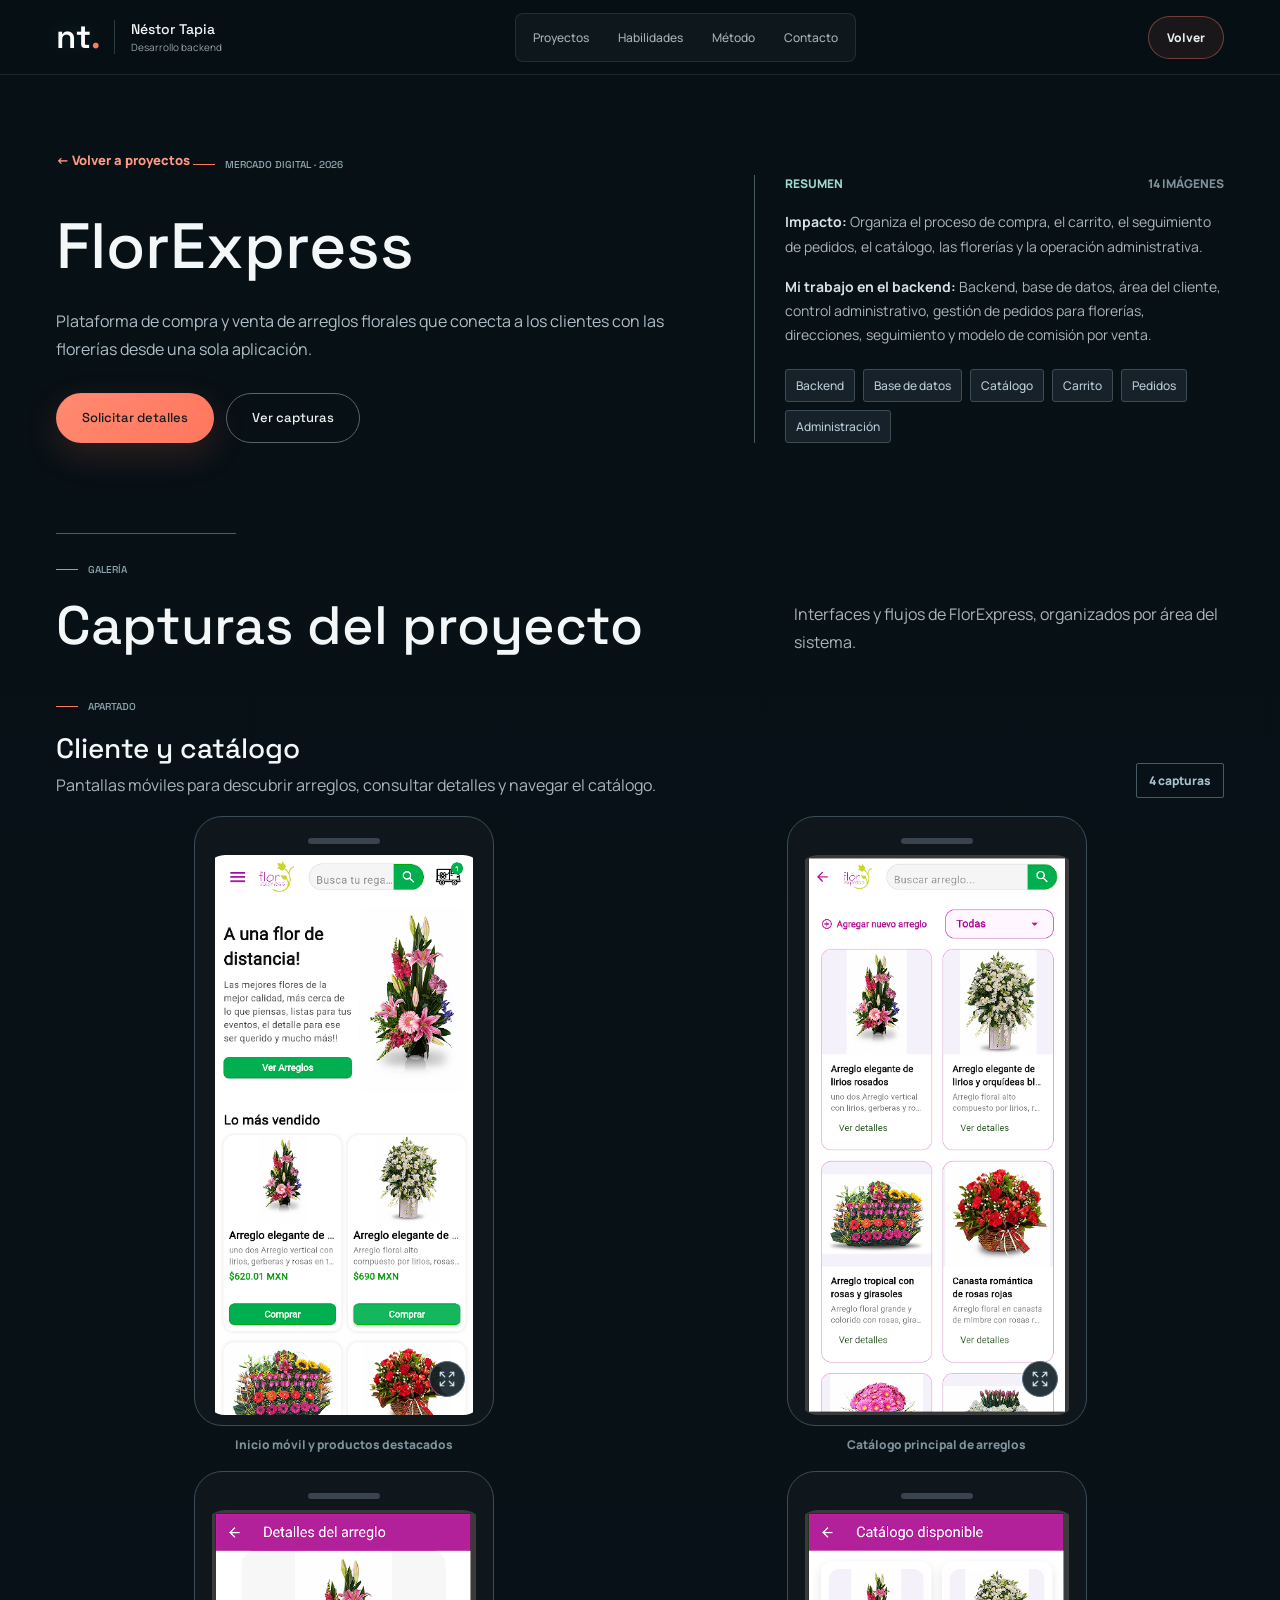
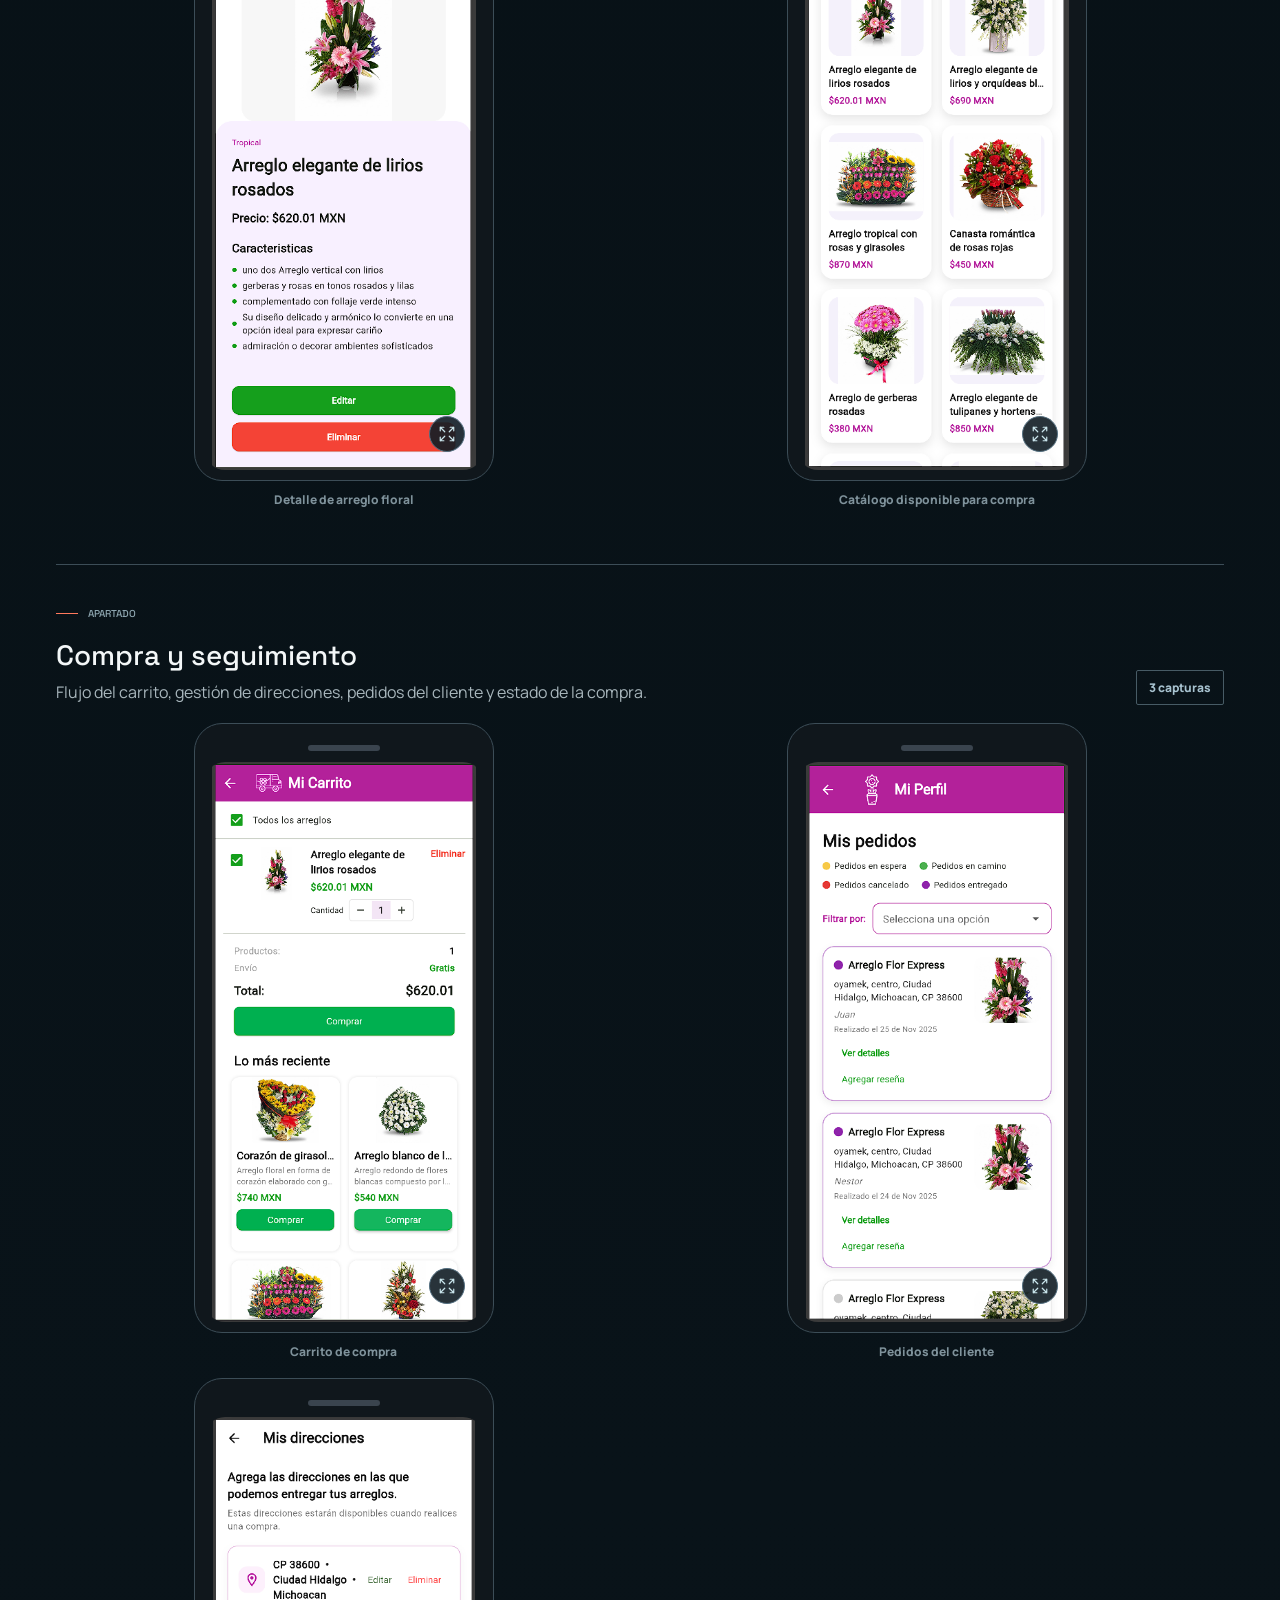
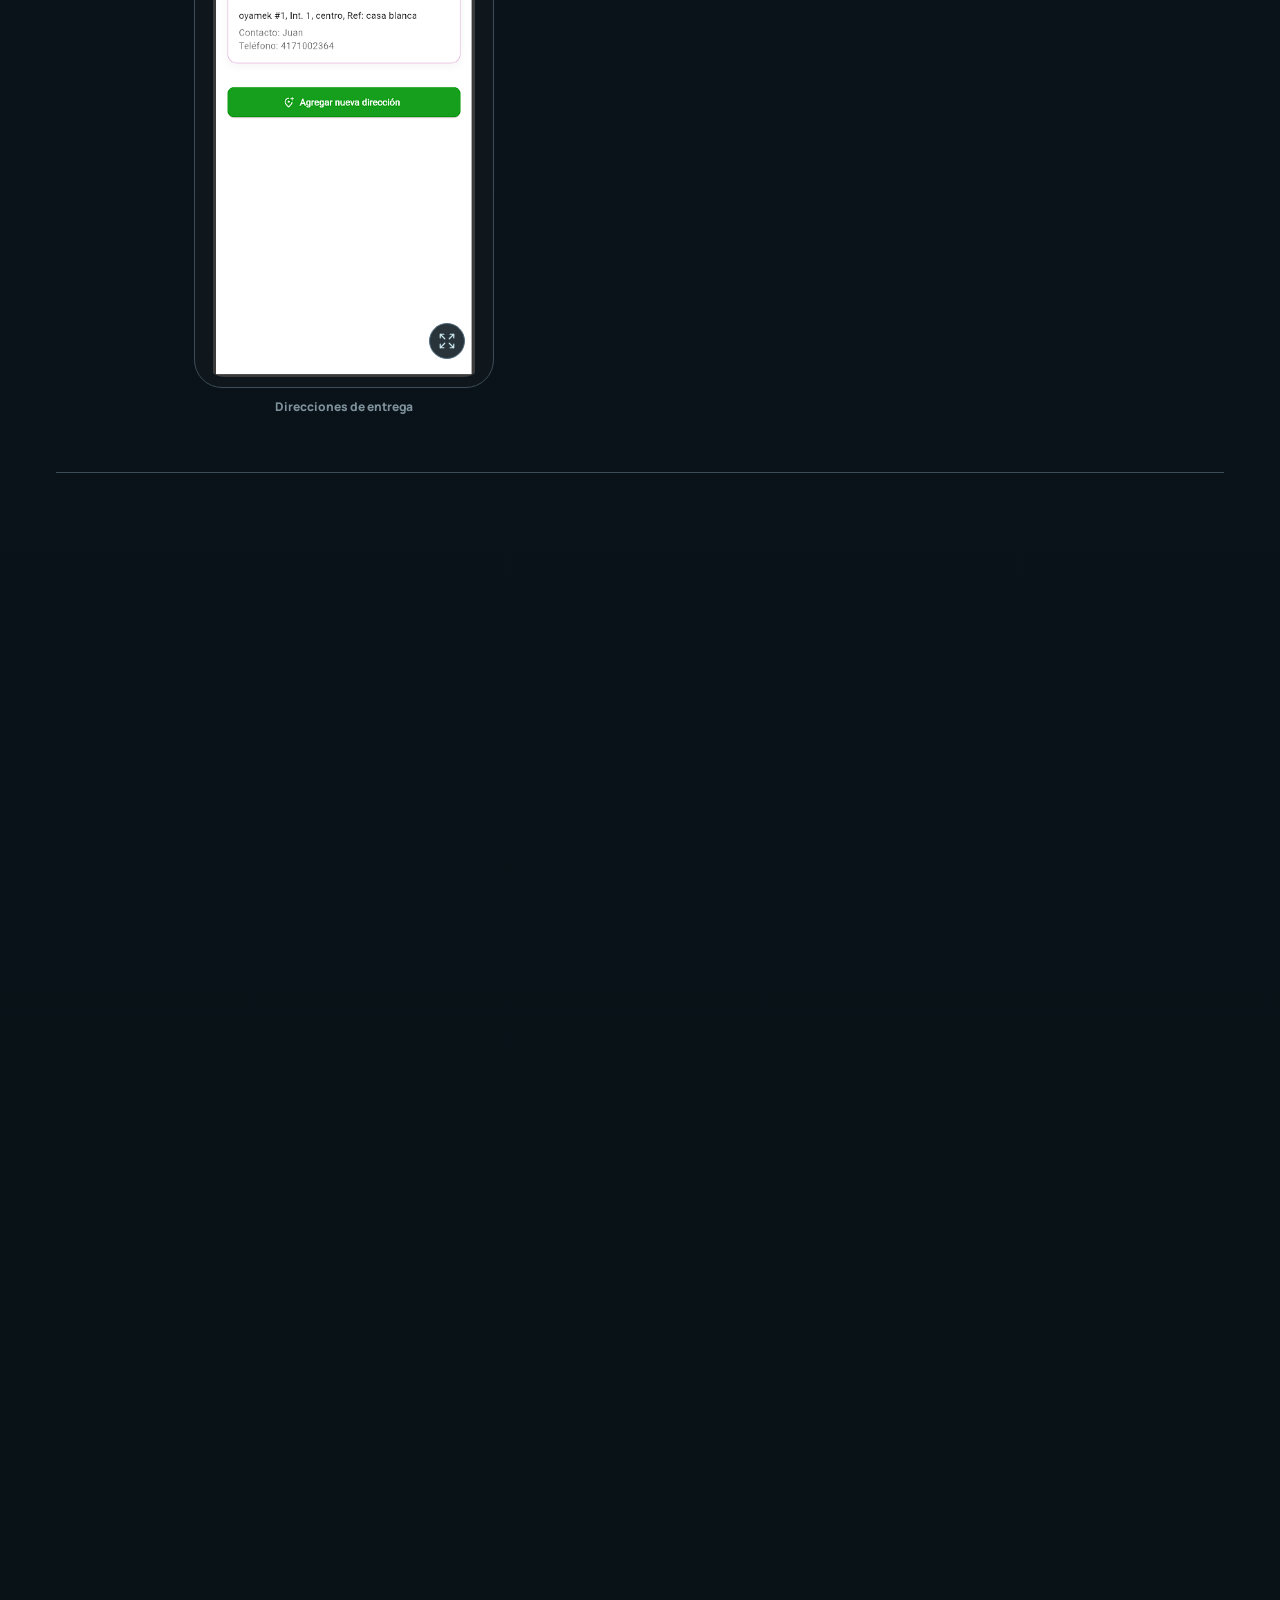
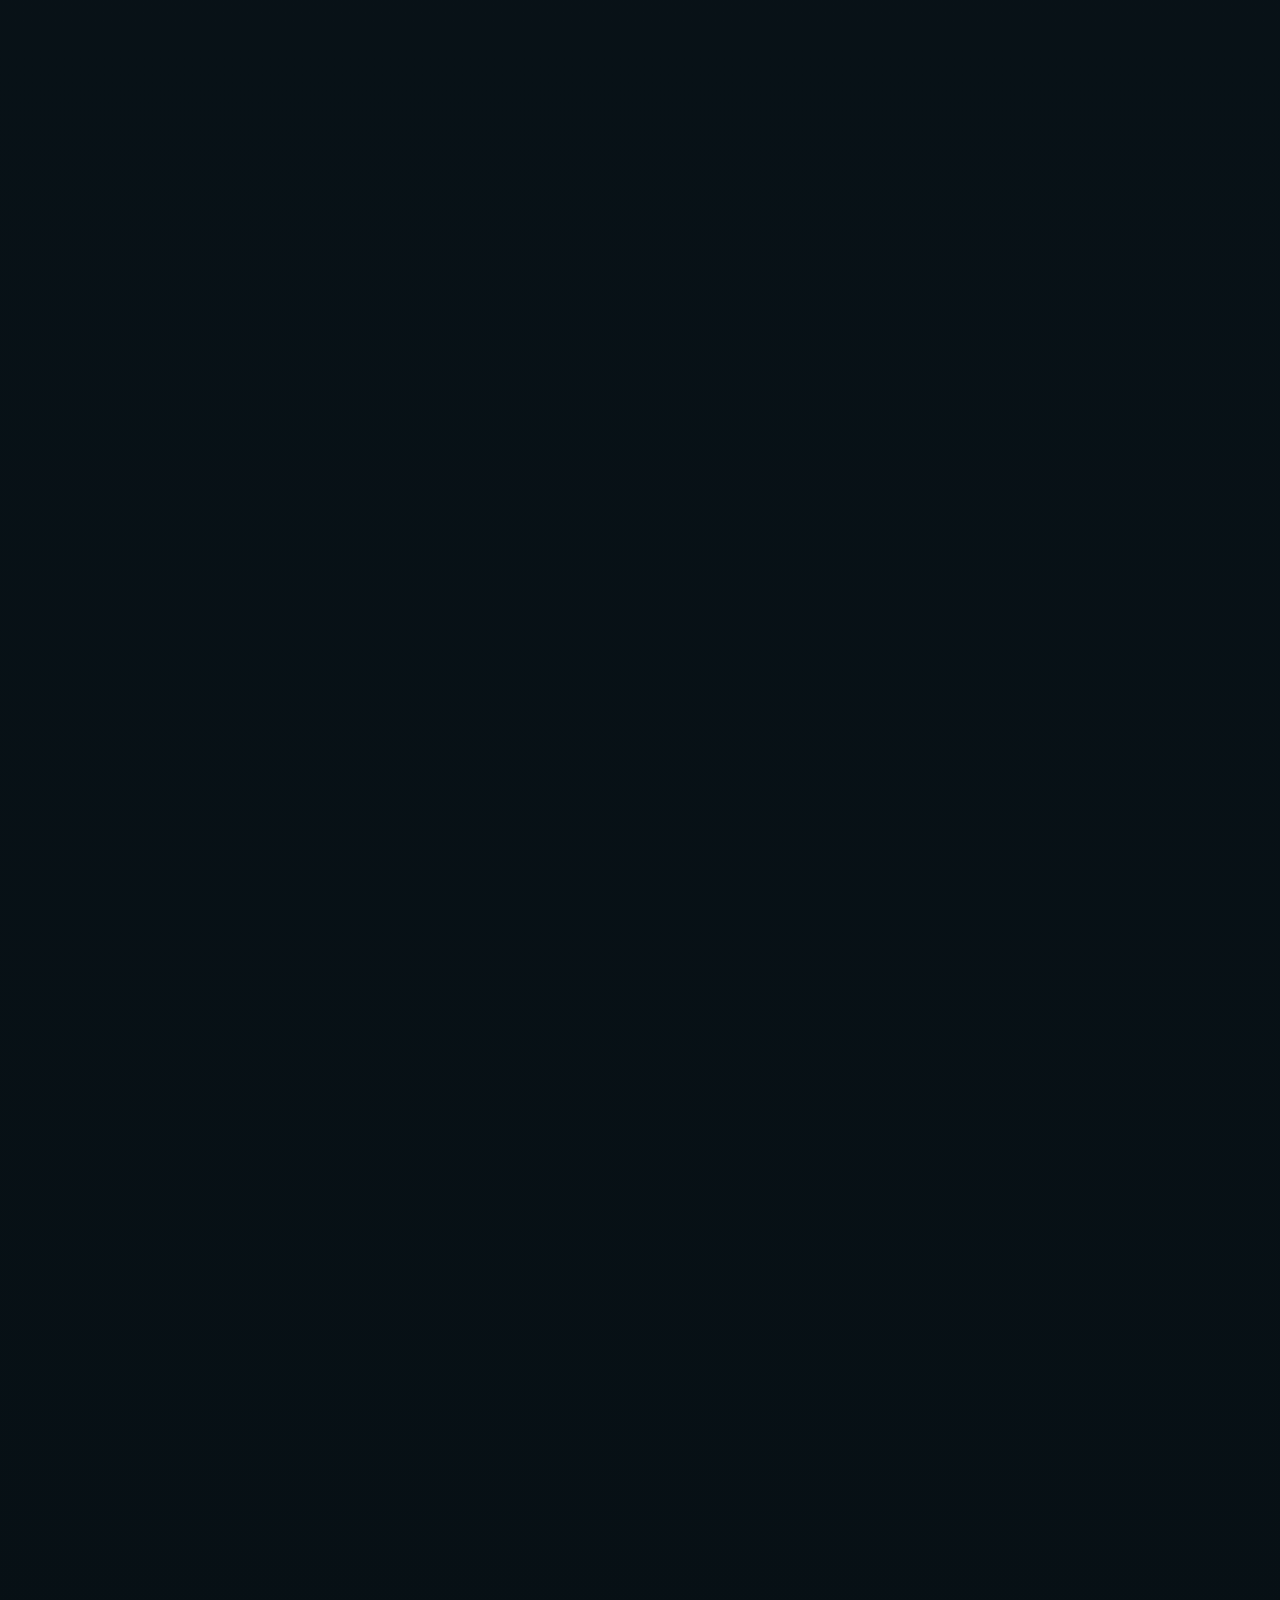
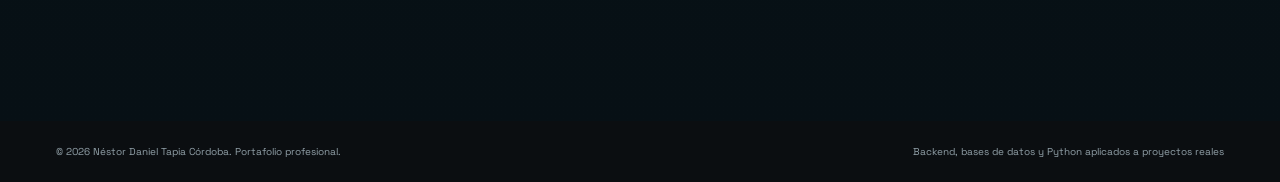
<file: proyecto-florexpress.html>
<!doctype html>
<html lang="es">
<head>
    <meta charset="utf-8">
    <meta name="viewport" content="width=device-width, initial-scale=1">
    <meta name="description" content="Caso de estudio de FlorExpress.">
    <title>FlorExpress | Néstor Daniel Tapia Córdoba</title>
    <link rel="stylesheet" href="css/styles.css?v=1788561135">
    <link rel="stylesheet" href="css/portfolio.css?v=1788649777">
</head>
<body class="case-page portfolio-design">
    <a class="skip-link" href="#contenido">Saltar al contenido</a>
    <div class="scroll-progress" aria-hidden="true"></div>

    <header class="topbar">
        <nav class="shell nav" aria-label="Navegación principal">
            <a class="brand" href="index.html">
                <span class="brand-mark">nt<span>.</span></span>
                <span class="brand-text">
                    <strong>Néstor Tapia</strong>
                    <span>Desarrollo backend</span>
                </span>
            </a>

            <div class="nav-links">
                <a href="index.html#proyectos">Proyectos</a>
                <a href="index.html#habilidades">Habilidades</a>
                <a href="index.html#metodo">Método</a>
                <a href="index.html#contacto">Contacto</a>
            </div>

            <a class="nav-cta" href="index.html">Volver</a>
        </nav>
    </header>

    <main id="contenido">
        <section class="shell case-hero">
            <div class="case-copy">
                <a class="back-link" href="index.html#proyectos">&larr; Volver a proyectos</a>
                <span class="eyebrow">Mercado digital &middot; 2026</span>
                <h1>FlorExpress</h1>
                <p class="hero-summary">Plataforma de compra y venta de arreglos florales que conecta a los clientes con las florerías desde una sola aplicación.</p>

                <div class="case-actions">
                    <a class="button primary" href="index.html#contacto" aria-label="Solicitar detalles de FlorExpress" >
                        Solicitar detalles                    </a>
                    <a class="button" href="#galeria" aria-label="Ver capturas de FlorExpress">Ver capturas</a>
                </div>
            </div>

            <div class="case-summary-card">
                <div class="project-meta">
                    <span>Resumen</span>
                    <span>14 imágenes</span>
                </div>
                <p><strong>Impacto:</strong> Organiza el proceso de compra, el carrito, el seguimiento de pedidos, el catálogo, las florerías y la operación administrativa.</p>
                <p><strong>Mi trabajo en el backend:</strong> Backend, base de datos, área del cliente, control administrativo, gestión de pedidos para florerías, direcciones, seguimiento y modelo de comisión por venta.</p>
                <div class="stack">
                                            <span>Backend</span>
                                            <span>Base de datos</span>
                                            <span>Catálogo</span>
                                            <span>Carrito</span>
                                            <span>Pedidos</span>
                                            <span>Administración</span>
                                    </div>
            </div>
        </section>

        <section id="galeria" class="shell case-gallery">
            <div class="section-head">
                <div>
                    <span class="eyebrow">Galería</span>
                    <h2>Capturas del proyecto</h2>
                </div>
                <p>Interfaces y flujos de FlorExpress, organizados por área del sistema.</p>
            </div>

            <div class="gallery-panel standalone-gallery">
                
                                    <div class="gallery-section">
                        <div class="gallery-section-head">
                            <div>
                                <span class="eyebrow">Apartado</span>
                                <h3>Cliente y catálogo</h3>
                                <p>Pantallas móviles para descubrir arreglos, consultar detalles y navegar el catálogo.</p>
                            </div>
                            <span>4 capturas</span>
                        </div>

                        <div class="screenshot-grid">
                                                            <figure class="screenshot-frame frame-mobile">
                                    <div class="device-shell">
                                        <div class="device-bar">
                                            <span></span>
                                            <span></span>
                                            <span></span>
                                        </div>
                                        <button class="gallery-zoom" type="button" data-gallery-image="assets2/projects/florexpress-gallery/florexpress-01.png" data-caption="Inicio móvil y productos destacados" aria-label="Ampliar: Inicio móvil y productos destacados">
                                            <img src="assets2/projects/florexpress-gallery/florexpress-01.png" alt="Inicio móvil y productos destacados" loading="lazy">
                                            <span class="zoom-symbol" aria-hidden="true"><i data-lucide="expand"></i></span>
                                        </button>
                                    </div>
                                    <figcaption>Inicio móvil y productos destacados</figcaption>
                                </figure>
                                                            <figure class="screenshot-frame frame-mobile">
                                    <div class="device-shell">
                                        <div class="device-bar">
                                            <span></span>
                                            <span></span>
                                            <span></span>
                                        </div>
                                        <button class="gallery-zoom" type="button" data-gallery-image="assets2/projects/florexpress-gallery/florexpress-08.png" data-caption="Catálogo principal de arreglos" aria-label="Ampliar: Catálogo principal de arreglos">
                                            <img src="assets2/projects/florexpress-gallery/florexpress-08.png" alt="Catálogo principal de arreglos" loading="lazy">
                                            <span class="zoom-symbol" aria-hidden="true"><i data-lucide="expand"></i></span>
                                        </button>
                                    </div>
                                    <figcaption>Catálogo principal de arreglos</figcaption>
                                </figure>
                                                            <figure class="screenshot-frame frame-mobile">
                                    <div class="device-shell">
                                        <div class="device-bar">
                                            <span></span>
                                            <span></span>
                                            <span></span>
                                        </div>
                                        <button class="gallery-zoom" type="button" data-gallery-image="assets2/projects/florexpress-gallery/florexpress-09.png" data-caption="Detalle de arreglo floral" aria-label="Ampliar: Detalle de arreglo floral">
                                            <img src="assets2/projects/florexpress-gallery/florexpress-09.png" alt="Detalle de arreglo floral" loading="lazy">
                                            <span class="zoom-symbol" aria-hidden="true"><i data-lucide="expand"></i></span>
                                        </button>
                                    </div>
                                    <figcaption>Detalle de arreglo floral</figcaption>
                                </figure>
                                                            <figure class="screenshot-frame frame-mobile">
                                    <div class="device-shell">
                                        <div class="device-bar">
                                            <span></span>
                                            <span></span>
                                            <span></span>
                                        </div>
                                        <button class="gallery-zoom" type="button" data-gallery-image="assets2/projects/florexpress-gallery/florexpress-14.png" data-caption="Catálogo disponible para compra" aria-label="Ampliar: Catálogo disponible para compra">
                                            <img src="assets2/projects/florexpress-gallery/florexpress-14.png" alt="Catálogo disponible para compra" loading="lazy">
                                            <span class="zoom-symbol" aria-hidden="true"><i data-lucide="expand"></i></span>
                                        </button>
                                    </div>
                                    <figcaption>Catálogo disponible para compra</figcaption>
                                </figure>
                                                    </div>
                    </div>
                                    <div class="gallery-section">
                        <div class="gallery-section-head">
                            <div>
                                <span class="eyebrow">Apartado</span>
                                <h3>Compra y seguimiento</h3>
                                <p>Flujo del carrito, gestión de direcciones, pedidos del cliente y estado de la compra.</p>
                            </div>
                            <span>3 capturas</span>
                        </div>

                        <div class="screenshot-grid">
                                                            <figure class="screenshot-frame frame-mobile">
                                    <div class="device-shell">
                                        <div class="device-bar">
                                            <span></span>
                                            <span></span>
                                            <span></span>
                                        </div>
                                        <button class="gallery-zoom" type="button" data-gallery-image="assets2/projects/florexpress-gallery/florexpress-02.png" data-caption="Carrito de compra" aria-label="Ampliar: Carrito de compra">
                                            <img src="assets2/projects/florexpress-gallery/florexpress-02.png" alt="Carrito de compra" loading="lazy">
                                            <span class="zoom-symbol" aria-hidden="true"><i data-lucide="expand"></i></span>
                                        </button>
                                    </div>
                                    <figcaption>Carrito de compra</figcaption>
                                </figure>
                                                            <figure class="screenshot-frame frame-mobile">
                                    <div class="device-shell">
                                        <div class="device-bar">
                                            <span></span>
                                            <span></span>
                                            <span></span>
                                        </div>
                                        <button class="gallery-zoom" type="button" data-gallery-image="assets2/projects/florexpress-gallery/florexpress-03.png" data-caption="Pedidos del cliente" aria-label="Ampliar: Pedidos del cliente">
                                            <img src="assets2/projects/florexpress-gallery/florexpress-03.png" alt="Pedidos del cliente" loading="lazy">
                                            <span class="zoom-symbol" aria-hidden="true"><i data-lucide="expand"></i></span>
                                        </button>
                                    </div>
                                    <figcaption>Pedidos del cliente</figcaption>
                                </figure>
                                                            <figure class="screenshot-frame frame-mobile">
                                    <div class="device-shell">
                                        <div class="device-bar">
                                            <span></span>
                                            <span></span>
                                            <span></span>
                                        </div>
                                        <button class="gallery-zoom" type="button" data-gallery-image="assets2/projects/florexpress-gallery/florexpress-04.png" data-caption="Direcciones de entrega" aria-label="Ampliar: Direcciones de entrega">
                                            <img src="assets2/projects/florexpress-gallery/florexpress-04.png" alt="Direcciones de entrega" loading="lazy">
                                            <span class="zoom-symbol" aria-hidden="true"><i data-lucide="expand"></i></span>
                                        </button>
                                    </div>
                                    <figcaption>Direcciones de entrega</figcaption>
                                </figure>
                                                    </div>
                    </div>
                                    <div class="gallery-section">
                        <div class="gallery-section-head">
                            <div>
                                <span class="eyebrow">Apartado</span>
                                <h3>Administración y operación</h3>
                                <p>Vistas para administrar pedidos, asignar florerías, tomar pedidos y revisar envíos.</p>
                            </div>
                            <span>7 capturas</span>
                        </div>

                        <div class="screenshot-grid">
                                                            <figure class="screenshot-frame frame-mobile">
                                    <div class="device-shell">
                                        <div class="device-bar">
                                            <span></span>
                                            <span></span>
                                            <span></span>
                                        </div>
                                        <button class="gallery-zoom" type="button" data-gallery-image="assets2/projects/florexpress-gallery/florexpress-05.png" data-caption="Panel administrativo de pedidos" aria-label="Ampliar: Panel administrativo de pedidos">
                                            <img src="assets2/projects/florexpress-gallery/florexpress-05.png" alt="Panel administrativo de pedidos" loading="lazy">
                                            <span class="zoom-symbol" aria-hidden="true"><i data-lucide="expand"></i></span>
                                        </button>
                                    </div>
                                    <figcaption>Panel administrativo de pedidos</figcaption>
                                </figure>
                                                            <figure class="screenshot-frame frame-mobile">
                                    <div class="device-shell">
                                        <div class="device-bar">
                                            <span></span>
                                            <span></span>
                                            <span></span>
                                        </div>
                                        <button class="gallery-zoom" type="button" data-gallery-image="assets2/projects/florexpress-gallery/florexpress-06.png" data-caption="Detalle de pedido y asignación" aria-label="Ampliar: Detalle de pedido y asignación">
                                            <img src="assets2/projects/florexpress-gallery/florexpress-06.png" alt="Detalle de pedido y asignación" loading="lazy">
                                            <span class="zoom-symbol" aria-hidden="true"><i data-lucide="expand"></i></span>
                                        </button>
                                    </div>
                                    <figcaption>Detalle de pedido y asignación</figcaption>
                                </figure>
                                                            <figure class="screenshot-frame frame-mobile">
                                    <div class="device-shell">
                                        <div class="device-bar">
                                            <span></span>
                                            <span></span>
                                            <span></span>
                                        </div>
                                        <button class="gallery-zoom" type="button" data-gallery-image="assets2/projects/florexpress-gallery/florexpress-07.png" data-caption="Administración de florerías" aria-label="Ampliar: Administración de florerías">
                                            <img src="assets2/projects/florexpress-gallery/florexpress-07.png" alt="Administración de florerías" loading="lazy">
                                            <span class="zoom-symbol" aria-hidden="true"><i data-lucide="expand"></i></span>
                                        </button>
                                    </div>
                                    <figcaption>Administración de florerías</figcaption>
                                </figure>
                                                            <figure class="screenshot-frame frame-mobile">
                                    <div class="device-shell">
                                        <div class="device-bar">
                                            <span></span>
                                            <span></span>
                                            <span></span>
                                        </div>
                                        <button class="gallery-zoom" type="button" data-gallery-image="assets2/projects/florexpress-gallery/florexpress-10.png" data-caption="Pedidos disponibles para florerías" aria-label="Ampliar: Pedidos disponibles para florerías">
                                            <img src="assets2/projects/florexpress-gallery/florexpress-10.png" alt="Pedidos disponibles para florerías" loading="lazy">
                                            <span class="zoom-symbol" aria-hidden="true"><i data-lucide="expand"></i></span>
                                        </button>
                                    </div>
                                    <figcaption>Pedidos disponibles para florerías</figcaption>
                                </figure>
                                                            <figure class="screenshot-frame frame-mobile">
                                    <div class="device-shell">
                                        <div class="device-bar">
                                            <span></span>
                                            <span></span>
                                            <span></span>
                                        </div>
                                        <button class="gallery-zoom" type="button" data-gallery-image="assets2/projects/florexpress-gallery/florexpress-11.png" data-caption="Detalle operativo del pedido" aria-label="Ampliar: Detalle operativo del pedido">
                                            <img src="assets2/projects/florexpress-gallery/florexpress-11.png" alt="Detalle operativo del pedido" loading="lazy">
                                            <span class="zoom-symbol" aria-hidden="true"><i data-lucide="expand"></i></span>
                                        </button>
                                    </div>
                                    <figcaption>Detalle operativo del pedido</figcaption>
                                </figure>
                                                            <figure class="screenshot-frame frame-mobile">
                                    <div class="device-shell">
                                        <div class="device-bar">
                                            <span></span>
                                            <span></span>
                                            <span></span>
                                        </div>
                                        <button class="gallery-zoom" type="button" data-gallery-image="assets2/projects/florexpress-gallery/florexpress-12.png" data-caption="Pedidos en administración" aria-label="Ampliar: Pedidos en administración">
                                            <img src="assets2/projects/florexpress-gallery/florexpress-12.png" alt="Pedidos en administración" loading="lazy">
                                            <span class="zoom-symbol" aria-hidden="true"><i data-lucide="expand"></i></span>
                                        </button>
                                    </div>
                                    <figcaption>Pedidos en administración</figcaption>
                                </figure>
                                                            <figure class="screenshot-frame frame-mobile">
                                    <div class="device-shell">
                                        <div class="device-bar">
                                            <span></span>
                                            <span></span>
                                            <span></span>
                                        </div>
                                        <button class="gallery-zoom" type="button" data-gallery-image="assets2/projects/florexpress-gallery/florexpress-13.png" data-caption="Historial de envíos" aria-label="Ampliar: Historial de envíos">
                                            <img src="assets2/projects/florexpress-gallery/florexpress-13.png" alt="Historial de envíos" loading="lazy">
                                            <span class="zoom-symbol" aria-hidden="true"><i data-lucide="expand"></i></span>
                                        </button>
                                    </div>
                                    <figcaption>Historial de envíos</figcaption>
                                </figure>
                                                    </div>
                    </div>
                            </div>
        </section>
    </main>

    <footer>
        <div class="shell footer-inner">
            <span>&copy; 2026 Néstor Daniel Tapia Córdoba. Portafolio profesional.</span>
            <span>Backend, bases de datos y Python aplicados a proyectos reales</span>
        </div>
    </footer>

    <dialog class="image-viewer" aria-labelledby="viewer-caption">
        <div class="viewer-toolbar">
            <span id="viewer-position"></span>
            <button type="button" data-viewer-close aria-label="Cerrar imagen" title="Cerrar imagen"><i data-lucide="x" aria-hidden="true"></i></button>
        </div>
        <div class="viewer-stage">
            <button type="button" data-viewer-prev aria-label="Imagen anterior" title="Imagen anterior"><i data-lucide="chevron-left" aria-hidden="true"></i></button>
            <img class="viewer-image" alt="">
            <button type="button" data-viewer-next aria-label="Imagen siguiente" title="Imagen siguiente"><i data-lucide="chevron-right" aria-hidden="true"></i></button>
        </div>
        <p id="viewer-caption" aria-live="polite"></p>
    </dialog>
    <script src="js/vendor/lucide.min.js" defer></script>
    <script src="js/main.js?v=1788574852" defer></script>
</body>
</html>
</file>
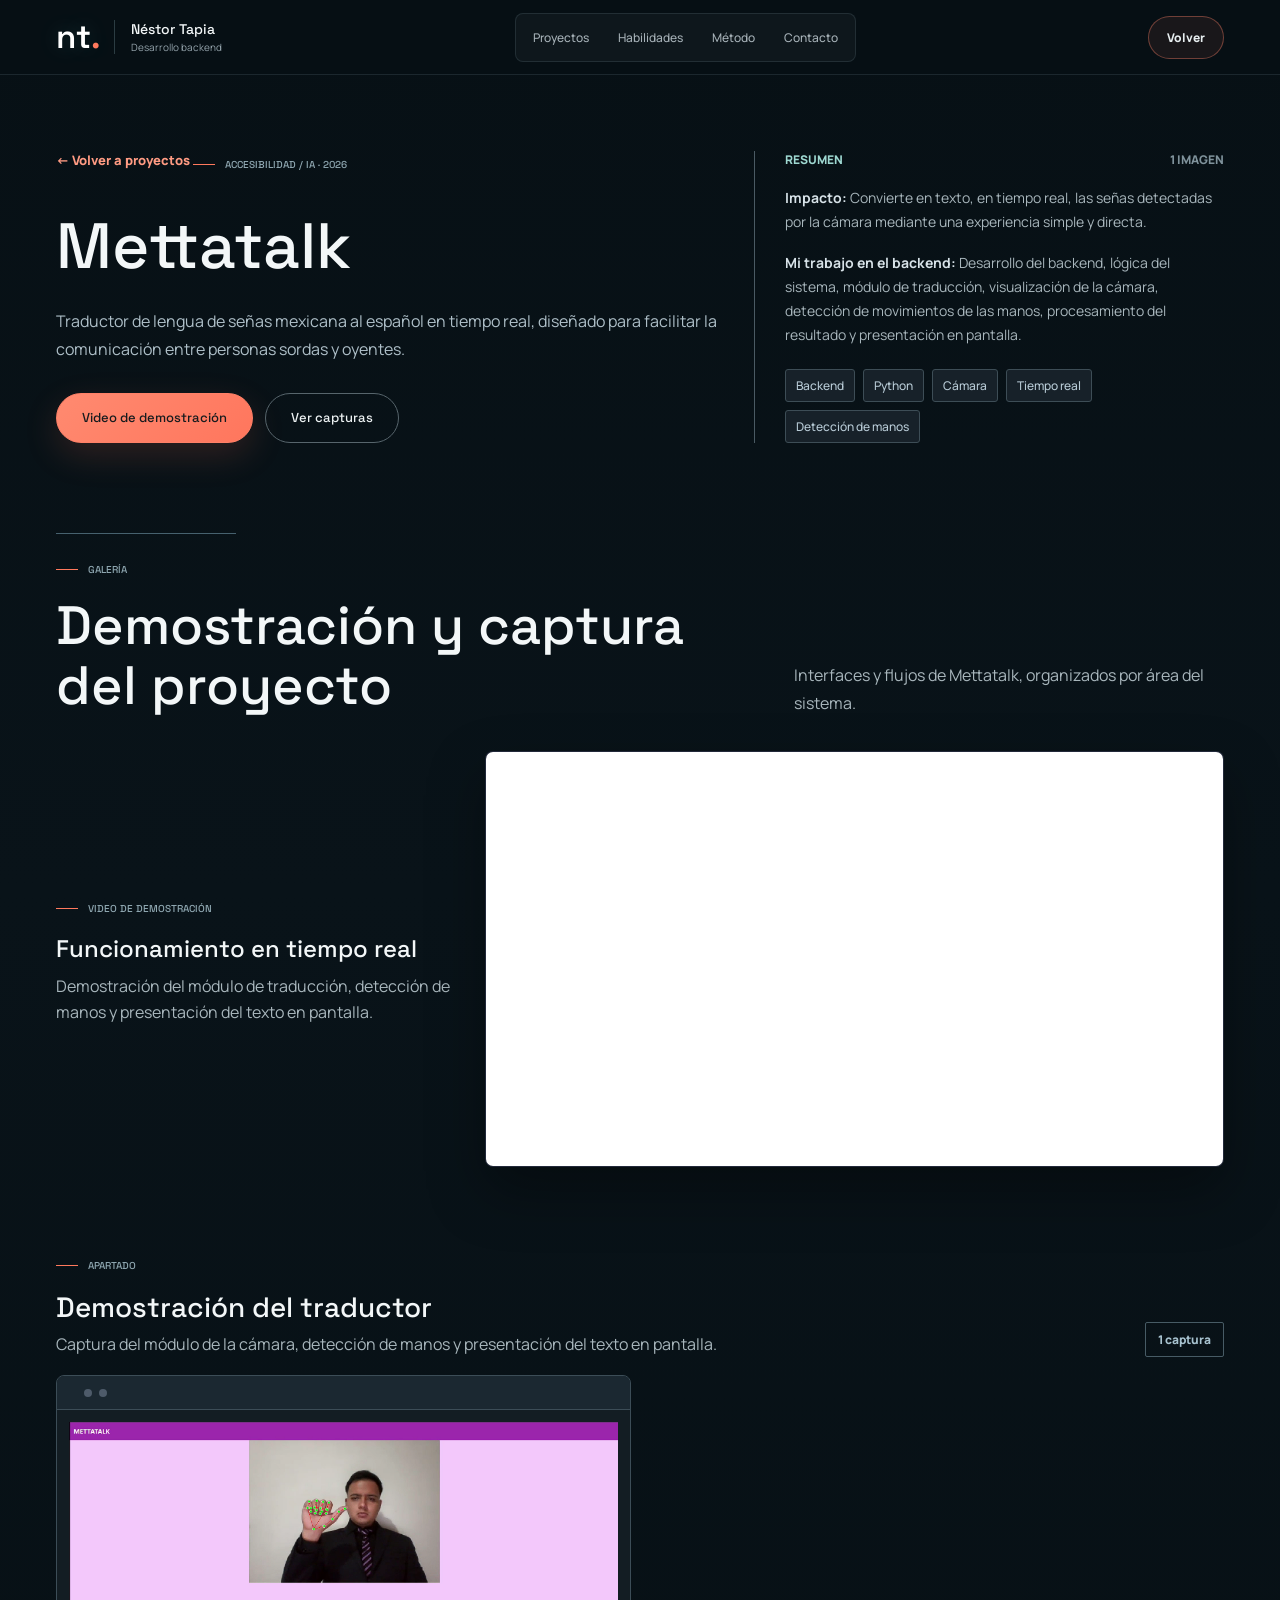
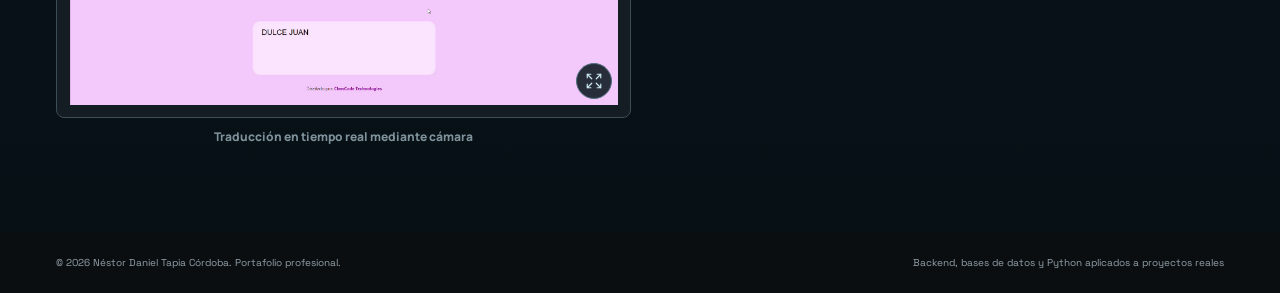
<file: proyecto-mettatalk.html>
<!doctype html>
<html lang="es">
<head>
    <meta charset="utf-8">
    <meta name="viewport" content="width=device-width, initial-scale=1">
    <meta name="description" content="Caso de estudio de Mettatalk.">
    <title>Mettatalk | Néstor Daniel Tapia Córdoba</title>
    <link rel="stylesheet" href="css/styles.css?v=1788561135">
    <link rel="stylesheet" href="css/portfolio.css?v=1788649777">
</head>
<body class="case-page portfolio-design">
    <a class="skip-link" href="#contenido">Saltar al contenido</a>
    <div class="scroll-progress" aria-hidden="true"></div>

    <header class="topbar">
        <nav class="shell nav" aria-label="Navegación principal">
            <a class="brand" href="index.html">
                <span class="brand-mark">nt<span>.</span></span>
                <span class="brand-text">
                    <strong>Néstor Tapia</strong>
                    <span>Desarrollo backend</span>
                </span>
            </a>

            <div class="nav-links">
                <a href="index.html#proyectos">Proyectos</a>
                <a href="index.html#habilidades">Habilidades</a>
                <a href="index.html#metodo">Método</a>
                <a href="index.html#contacto">Contacto</a>
            </div>

            <a class="nav-cta" href="index.html">Volver</a>
        </nav>
    </header>

    <main id="contenido">
        <section class="shell case-hero">
            <div class="case-copy">
                <a class="back-link" href="index.html#proyectos">&larr; Volver a proyectos</a>
                <span class="eyebrow">Accesibilidad / IA &middot; 2026</span>
                <h1>Mettatalk</h1>
                <p class="hero-summary">Traductor de lengua de señas mexicana al español en tiempo real, diseñado para facilitar la comunicación entre personas sordas y oyentes.</p>

                <div class="case-actions">
                    <a class="button primary" href="https://youtu.be/UcKwQggBcXs" aria-label="Video de demostración de Mettatalk" target="_blank" rel="noreferrer">
                        Video de demostración                    </a>
                    <a class="button" href="#galeria" aria-label="Ver capturas de Mettatalk">Ver capturas</a>
                </div>
            </div>

            <div class="case-summary-card">
                <div class="project-meta">
                    <span>Resumen</span>
                    <span>1 imagen</span>
                </div>
                <p><strong>Impacto:</strong> Convierte en texto, en tiempo real, las señas detectadas por la cámara mediante una experiencia simple y directa.</p>
                <p><strong>Mi trabajo en el backend:</strong> Desarrollo del backend, lógica del sistema, módulo de traducción, visualización de la cámara, detección de movimientos de las manos, procesamiento del resultado y presentación en pantalla.</p>
                <div class="stack">
                                            <span>Backend</span>
                                            <span>Python</span>
                                            <span>Cámara</span>
                                            <span>Tiempo real</span>
                                            <span>Detección de manos</span>
                                    </div>
            </div>
        </section>

        <section id="galeria" class="shell case-gallery">
            <div class="section-head">
                <div>
                    <span class="eyebrow">Galería</span>
                    <h2>Demostración y captura del proyecto</h2>
                </div>
                <p>Interfaces y flujos de Mettatalk, organizados por área del sistema.</p>
            </div>

            <div class="gallery-panel standalone-gallery">
                                    <div class="video-showcase">
                        <div class="video-copy">
                            <span class="eyebrow">Video de demostración</span>
                            <h3>Funcionamiento en tiempo real</h3>
                            <p>Demostración del módulo de traducción, detección de manos y presentación del texto en pantalla.</p>
                        </div>
                        <div class="video-frame">
                            <iframe
                                src="https://www.youtube.com/embed/UcKwQggBcXs"
                                title="Video de demostración de Mettatalk"
                                allow="accelerometer; autoplay; clipboard-write; encrypted-media; gyroscope; picture-in-picture; web-share"
                                allowfullscreen>
                            </iframe>
                        </div>
                    </div>
                
                                    <div class="gallery-section">
                        <div class="gallery-section-head">
                            <div>
                                <span class="eyebrow">Apartado</span>
                                <h3>Demostración del traductor</h3>
                                <p>Captura del módulo de la cámara, detección de manos y presentación del texto en pantalla.</p>
                            </div>
                            <span>1 captura</span>
                        </div>

                        <div class="screenshot-grid">
                                                            <figure class="screenshot-frame frame-desktop">
                                    <div class="device-shell">
                                        <div class="device-bar">
                                            <span></span>
                                            <span></span>
                                            <span></span>
                                        </div>
                                        <button class="gallery-zoom" type="button" data-gallery-image="assets2/projects/mettatalk-gallery/mettatalk-01.png" data-caption="Traducción en tiempo real mediante cámara" aria-label="Ampliar: Traducción en tiempo real mediante cámara">
                                            <img src="assets2/projects/mettatalk-gallery/mettatalk-01.png" alt="Traducción en tiempo real mediante cámara" loading="lazy">
                                            <span class="zoom-symbol" aria-hidden="true"><i data-lucide="expand"></i></span>
                                        </button>
                                    </div>
                                    <figcaption>Traducción en tiempo real mediante cámara</figcaption>
                                </figure>
                                                    </div>
                    </div>
                            </div>
        </section>
    </main>

    <footer>
        <div class="shell footer-inner">
            <span>&copy; 2026 Néstor Daniel Tapia Córdoba. Portafolio profesional.</span>
            <span>Backend, bases de datos y Python aplicados a proyectos reales</span>
        </div>
    </footer>

    <dialog class="image-viewer" aria-labelledby="viewer-caption">
        <div class="viewer-toolbar">
            <span id="viewer-position"></span>
            <button type="button" data-viewer-close aria-label="Cerrar imagen" title="Cerrar imagen"><i data-lucide="x" aria-hidden="true"></i></button>
        </div>
        <div class="viewer-stage">
            <button type="button" data-viewer-prev aria-label="Imagen anterior" title="Imagen anterior"><i data-lucide="chevron-left" aria-hidden="true"></i></button>
            <img class="viewer-image" alt="">
            <button type="button" data-viewer-next aria-label="Imagen siguiente" title="Imagen siguiente"><i data-lucide="chevron-right" aria-hidden="true"></i></button>
        </div>
        <p id="viewer-caption" aria-live="polite"></p>
    </dialog>
    <script src="js/vendor/lucide.min.js" defer></script>
    <script src="js/main.js?v=1788574852" defer></script>
</body>
</html>
</file>
<file: css/styles.css>
﻿:root {
    --bg: #05070d;
    --bg-soft: #0a1020;
    --panel: rgba(12, 19, 35, .72);
    --panel-solid: #0d1526;
    --line: rgba(148, 163, 184, .22);
    --text: #eef6ff;
    --muted: #9fb0c7;
    --muted-2: #708198;
    --cyan: #22d3ee;
    --teal: #14b8a6;
    --amber: #f59e0b;
    --shadow: 0 24px 70px rgba(0, 0, 0, .34);
    --shadow-strong: 0 34px 90px rgba(0, 0, 0, .42);
    --radius: 8px;
}

* {
    box-sizing: border-box;
}

html {
    color-scheme: dark;
    scroll-behavior: smooth;
    scroll-padding-top: 92px;
}

::selection {
    background: rgba(34, 211, 238, .28);
    color: #ffffff;
}

body {
    margin: 0;
    min-height: 100vh;
    color: var(--text);
    font-family: Inter, ui-sans-serif, system-ui, -apple-system, BlinkMacSystemFont, "Segoe UI", sans-serif;
    background:
        radial-gradient(circle at 18% 12%, rgba(34, 211, 238, .14), transparent 28%),
        radial-gradient(circle at 86% 18%, rgba(245, 158, 11, .10), transparent 26%),
        linear-gradient(180deg, #05070d 0%, #07101f 46%, #05070d 100%);
}

body::before {
    content: "";
    position: fixed;
    inset: 0;
    z-index: -2;
    background-image:
        linear-gradient(rgba(148, 163, 184, .055) 1px, transparent 1px),
        linear-gradient(90deg, rgba(148, 163, 184, .055) 1px, transparent 1px);
    background-size: 46px 46px;
    mask-image: linear-gradient(to bottom, rgba(0, 0, 0, .8), transparent 78%);
    animation: gridDrift 36s linear infinite;
}

body::after {
    content: "";
    position: fixed;
    inset: 0;
    z-index: -1;
    pointer-events: none;
    background: radial-gradient(circle at var(--mx, 50%) var(--my, 20%), rgba(34, 211, 238, .16), transparent 24rem);
    opacity: .8;
    transition: opacity .2s ease;
}

@keyframes fadeUp {
    from {
        opacity: 0;
        transform: translate3d(0, 10px, 0);
    }

    to {
        opacity: 1;
        transform: translate3d(0, 0, 0);
    }
}

@keyframes fadeDown {
    from {
        opacity: 0;
        transform: translateY(-14px);
    }

    to {
        opacity: 1;
        transform: translateY(0);
    }
}

@keyframes slowZoom {
    from {
        transform: scale(1);
    }

    to {
        transform: scale(1.025);
    }
}

@keyframes gridDrift {
    from {
        background-position: 0 0, 0 0;
    }

    to {
        background-position: 46px 46px, 46px 46px;
    }
}

@keyframes pulseSignal {
    0%,
    100% {
        opacity: .65;
        transform: scale(.92);
    }

    50% {
        opacity: 1;
        transform: scale(1.08);
    }
}

@keyframes scanLine {
    from {
        transform: translateX(-120%);
    }

    to {
        transform: translateX(120%);
    }
}

.reveal {
    opacity: 0;
    transform: translate3d(0, 14px, 0) scale(.992);
    transition:
        opacity 1.45s cubic-bezier(.16, 1, .3, 1),
        transform 1.45s cubic-bezier(.16, 1, .3, 1);
    transition-delay: var(--delay, 0ms);
    will-change: opacity, transform;
}

.reveal.is-visible {
    opacity: 1;
    transform: translate3d(0, 0, 0) scale(1);
    will-change: auto;
}

.project.reveal {
    transform: translate3d(0, 8px, 0);
    transition:
        opacity 1.85s cubic-bezier(.16, 1, .3, 1),
        transform 1.85s cubic-bezier(.16, 1, .3, 1);
}

.project.reveal.is-visible {
    transform: translate3d(0, 0, 0);
}

a {
    color: inherit;
    text-decoration: none;
}

:where(a, button, [tabindex]):focus-visible {
    outline: 3px solid rgba(34, 211, 238, .72);
    outline-offset: 3px;
}

img {
    display: block;
    max-width: 100%;
}

.skip-link {
    position: fixed;
    left: 16px;
    top: 14px;
    z-index: 100;
    transform: translateY(-130%);
    border: 1px solid rgba(34, 211, 238, .52);
    border-radius: var(--radius);
    padding: 10px 14px;
    background: #07101f;
    color: #e9fbff;
    font-size: 13px;
    font-weight: 900;
    box-shadow: 0 18px 40px rgba(0, 0, 0, .36);
    transition: transform .18s ease;
}

.skip-link:focus {
    transform: translateY(0);
}

.shell {
    width: min(1180px, calc(100% - 40px));
    margin: 0 auto;
}

.topbar {
    position: sticky;
    top: 0;
    z-index: 40;
    border-bottom: 1px solid rgba(148, 163, 184, .16);
    background: rgba(5, 7, 13, .72);
    backdrop-filter: blur(22px);
    animation: fadeDown .65s ease both;
}

.nav {
    display: flex;
    align-items: center;
    justify-content: space-between;
    min-height: 76px;
    gap: 24px;
}

.brand {
    display: inline-flex;
    align-items: center;
    gap: 12px;
    min-width: 0;
}

.brand-mark {
    display: grid;
    width: 44px;
    height: 44px;
    place-items: center;
    border: 1px solid rgba(34, 211, 238, .38);
    border-radius: var(--radius);
    background:
        linear-gradient(135deg, rgba(34, 211, 238, .18), rgba(245, 158, 11, .08)),
        rgba(255, 255, 255, .06);
    color: #f8fbff;
    font-size: 13px;
    font-weight: 900;
    box-shadow: 0 0 28px rgba(34, 211, 238, .12);
    transition: transform .2s ease, border-color .2s ease, box-shadow .2s ease;
}

.brand:hover .brand-mark {
    transform: translateY(-1px);
    border-color: rgba(34, 211, 238, .72);
    box-shadow: 0 0 34px rgba(34, 211, 238, .24);
}

.brand-text {
    display: grid;
    gap: 2px;
}

.brand-text strong {
    overflow: hidden;
    max-width: 280px;
    text-overflow: ellipsis;
    white-space: nowrap;
    font-size: 14px;
    letter-spacing: 0;
}

.brand-text span {
    color: var(--muted-2);
    font-size: 12px;
    font-weight: 700;
}

.nav-links {
    display: flex;
    align-items: center;
    gap: 6px;
    color: var(--muted);
    font-size: 13px;
    font-weight: 800;
}

.nav-links a {
    position: relative;
    border: 1px solid transparent;
    border-radius: var(--radius);
    padding: 10px 12px;
    transition: background .18s ease, border-color .18s ease, color .18s ease;
}

.nav-links a::after {
    content: "";
    position: absolute;
    left: 12px;
    right: 12px;
    bottom: 6px;
    height: 1px;
    transform: scaleX(0);
    transform-origin: left;
    background: linear-gradient(90deg, var(--cyan), transparent);
    transition: transform .2s ease;
}

.nav-links a:hover {
    border-color: rgba(148, 163, 184, .18);
    background: rgba(255, 255, 255, .06);
    color: var(--text);
}

.nav-links a:hover::after {
    transform: scaleX(1);
}

.nav-cta {
    border: 1px solid rgba(34, 211, 238, .36);
    border-radius: var(--radius);
    padding: 10px 14px;
    background: rgba(34, 211, 238, .08);
    color: #dffbff;
    font-size: 13px;
    font-weight: 900;
    transition: transform .18s ease, background .18s ease, box-shadow .18s ease;
}

.nav-cta:hover {
    transform: translateY(-1px);
    background: rgba(34, 211, 238, .14);
    box-shadow: 0 0 26px rgba(34, 211, 238, .16);
}

.hero {
    position: relative;
    min-height: calc(100svh - 76px);
    padding: 70px 0 56px;
    overflow: hidden;
}

.hero-bg {
    position: absolute;
    inset: 0;
    z-index: -2;
}

.hero-bg img {
    width: 100%;
    height: 100%;
    object-fit: cover;
    opacity: .54;
    animation: slowZoom 30s ease-in-out alternate infinite;
}

.hero-bg::after {
    content: "";
    position: absolute;
    inset: 0;
    background:
        linear-gradient(90deg, rgba(5, 7, 13, .98) 0%, rgba(5, 7, 13, .78) 38%, rgba(5, 7, 13, .30) 78%),
        linear-gradient(180deg, rgba(5, 7, 13, .30), #05070d 96%);
}

.hero-layout {
    display: grid;
    grid-template-columns: minmax(0, 1fr) 390px;
    align-items: end;
    gap: 48px;
    min-height: calc(100svh - 202px);
}

.hero-copy {
    position: relative;
    padding-top: 74px;
}

.hero-copy::before {
    content: "";
    position: absolute;
    left: -24px;
    top: 82px;
    width: 3px;
    height: 160px;
    border-radius: 999px;
    background: linear-gradient(180deg, var(--cyan), rgba(20, 184, 166, .55), transparent);
    box-shadow: 0 0 26px rgba(34, 211, 238, .28);
}

.hero-copy .eyebrow,
.hero-copy h1,
.hero-summary,
.actions,
.metrics {
    animation: fadeUp 1.2s cubic-bezier(.16, 1, .3, 1) both;
}

.hero-copy h1 {
    animation-delay: .08s;
}

.hero-summary {
    animation-delay: .16s;
}

.actions {
    animation-delay: .24s;
}

.metrics {
    animation-delay: .32s;
}

.eyebrow {
    display: inline-flex;
    align-items: center;
    gap: 10px;
    margin-bottom: 22px;
    color: #b8f7ff;
    font-size: 12px;
    font-weight: 900;
    letter-spacing: 0;
    text-transform: uppercase;
}

.eyebrow::before {
    content: "";
    width: 34px;
    height: 1px;
    background: linear-gradient(90deg, var(--cyan), transparent);
}

h1,
h2,
h3,
p {
    overflow-wrap: anywhere;
}

h1 {
    max-width: 880px;
    margin: 0;
    font-size: clamp(44px, 7vw, 92px);
    line-height: .94;
    letter-spacing: 0;
}

.gradient-text {
    color: transparent;
    background: linear-gradient(90deg, #ffffff, #9ff7ff 46%, #ffd490);
    -webkit-background-clip: text;
    background-clip: text;
}

.hero-summary {
    max-width: 690px;
    margin: 26px 0 0;
    color: #b7c6d9;
    font-size: 18px;
    line-height: 1.75;
}

.actions {
    display: flex;
    flex-wrap: wrap;
    gap: 12px;
    margin-top: 34px;
}

.button {
    position: relative;
    display: inline-flex;
    align-items: center;
    justify-content: center;
    gap: 10px;
    min-height: 48px;
    border: 1px solid rgba(148, 163, 184, .24);
    border-radius: var(--radius);
    padding: 0 18px;
    background: rgba(255, 255, 255, .07);
    color: #e9f6ff;
    font-weight: 900;
    box-shadow: 0 14px 32px rgba(0, 0, 0, .22);
    transition: transform .18s ease, border-color .18s ease, background .18s ease;
}

.button::after {
    content: "";
    width: 7px;
    height: 7px;
    border-top: 2px solid currentColor;
    border-right: 2px solid currentColor;
    opacity: .72;
    transform: rotate(45deg);
    transition: transform .18s ease, opacity .18s ease;
}

.button:hover {
    transform: translateY(-1px);
    border-color: rgba(34, 211, 238, .55);
    background: rgba(34, 211, 238, .10);
}

.button:hover::after {
    opacity: 1;
    transform: translateX(2px) rotate(45deg);
}

.button:active,
.nav-cta:active,
.project-actions a:active,
.contact-link:active {
    transform: translateY(0) scale(.99);
}

.button.primary {
    border-color: rgba(34, 211, 238, .62);
    background: linear-gradient(135deg, rgba(34, 211, 238, .94), rgba(20, 184, 166, .78));
    color: #031018;
}

.intel-panel {
    position: relative;
    overflow: hidden;
    border: 1px solid rgba(148, 163, 184, .20);
    border-radius: var(--radius);
    background: linear-gradient(180deg, rgba(9, 16, 31, .84), rgba(9, 16, 31, .58));
    box-shadow: var(--shadow);
    backdrop-filter: blur(18px);
    animation: fadeUp 1.25s cubic-bezier(.16, 1, .3, 1) .36s both;
    transition: transform .24s ease, border-color .24s ease, box-shadow .24s ease;
}

.intel-panel::before {
    content: "";
    position: absolute;
    inset: 0;
    border-radius: inherit;
    background:
        linear-gradient(120deg, transparent 8%, rgba(255, 255, 255, .10) 16%, transparent 24%),
        radial-gradient(circle at 100% 0%, rgba(34, 211, 238, .16), transparent 34%);
    opacity: .52;
    pointer-events: none;
}

.intel-panel:hover {
    transform: translateY(-2px);
    border-color: rgba(34, 211, 238, .42);
    box-shadow: 0 30px 82px rgba(0, 0, 0, .42);
}

.panel-head {
    display: flex;
    align-items: center;
    justify-content: space-between;
    gap: 12px;
    padding: 16px;
    border-bottom: 1px solid rgba(148, 163, 184, .16);
    color: #d9faff;
    font-size: 12px;
    font-weight: 900;
    text-transform: uppercase;
}

.signal {
    display: inline-flex;
    align-items: center;
    gap: 8px;
    color: #9ff7ff;
}

.signal::before {
    content: "";
    width: 8px;
    height: 8px;
    border-radius: 999px;
    background: var(--teal);
    box-shadow: 0 0 18px var(--teal);
    animation: pulseSignal 1.9s ease-in-out infinite;
}

.panel-body {
    position: relative;
    z-index: 1;
    padding: 18px;
}

.terminal-line {
    display: flex;
    align-items: center;
    justify-content: space-between;
    gap: 12px;
    min-height: 46px;
    border-bottom: 1px solid rgba(148, 163, 184, .12);
    color: var(--muted);
    font-family: "Cascadia Code", Consolas, monospace;
    font-size: 12px;
}

.terminal-line:last-child {
    border-bottom: 0;
}

.terminal-line strong {
    color: #e9fbff;
    font-family: inherit;
    font-weight: 800;
}

.terminal-line span:last-child {
    color: #8fffea;
    white-space: nowrap;
}

.panel-focus {
    display: grid;
    grid-template-columns: repeat(2, minmax(0, 1fr));
    gap: 8px;
    margin-top: 18px;
}

.panel-focus span {
    min-height: 42px;
    border: 1px solid rgba(148, 163, 184, .14);
    border-radius: var(--radius);
    padding: 12px;
    background:
        linear-gradient(135deg, rgba(34, 211, 238, .09), transparent 58%),
        rgba(255, 255, 255, .045);
    color: #dffbff;
    font-size: 12px;
    font-weight: 900;
}

.metrics {
    display: grid;
    grid-template-columns: repeat(3, minmax(0, 1fr));
    gap: 12px;
    margin-top: 38px;
}

.metric {
    position: relative;
    overflow: hidden;
    border: 1px solid rgba(148, 163, 184, .16);
    border-radius: var(--radius);
    padding: 18px;
    background: rgba(255, 255, 255, .055);
    backdrop-filter: blur(12px);
    transition: transform .2s ease, border-color .2s ease, background .2s ease;
}

.metric::after {
    content: "";
    position: absolute;
    top: 12px;
    right: 12px;
    width: 28px;
    height: 28px;
    border-top: 1px solid rgba(34, 211, 238, .36);
    border-right: 1px solid rgba(34, 211, 238, .36);
    opacity: .72;
}

.metric:hover {
    transform: translateY(-2px);
    border-color: rgba(34, 211, 238, .32);
    background: rgba(255, 255, 255, .075);
}

.metric strong {
    display: block;
    color: #ffffff;
    font-size: 28px;
    line-height: 1;
}

.metric span {
    display: block;
    margin-top: 8px;
    color: var(--muted);
    font-size: 13px;
    font-weight: 700;
}

section {
    padding: 88px 0;
}

.section-head {
    position: relative;
    display: grid;
    grid-template-columns: minmax(0, 1fr) minmax(260px, 430px);
    gap: 28px;
    align-items: end;
    margin-bottom: 34px;
    padding-top: 20px;
}

.section-head::before {
    content: "";
    position: absolute;
    left: 0;
    top: 0;
    width: min(180px, 38%);
    height: 1px;
    background: linear-gradient(90deg, var(--cyan), rgba(245, 158, 11, .65), transparent);
}

h2 {
    margin: 0;
    font-size: clamp(32px, 4.8vw, 58px);
    line-height: 1;
    letter-spacing: 0;
}

.section-head p {
    margin: 0;
    color: var(--muted);
    line-height: 1.75;
}

.projects-section {
    position: relative;
    isolation: isolate;
}

.projects-section::before {
    content: "";
    position: absolute;
    left: 50%;
    top: 38px;
    z-index: -1;
    width: min(1240px, calc(100vw - 24px));
    height: 360px;
    transform: translateX(-50%);
    border: 1px solid rgba(34, 211, 238, .14);
    border-radius: var(--radius);
    background:
        linear-gradient(135deg, rgba(34, 211, 238, .11), transparent 34%),
        linear-gradient(90deg, rgba(5, 7, 13, .24), rgba(255, 255, 255, .035), rgba(5, 7, 13, .20));
    box-shadow: inset 0 1px 0 rgba(255, 255, 255, .06);
}

.projects-section::after {
    content: "";
    position: absolute;
    right: 28px;
    top: 68px;
    z-index: -1;
    width: 160px;
    height: 160px;
    border: 1px solid rgba(34, 211, 238, .18);
    border-radius: 50%;
    background:
        linear-gradient(90deg, transparent 49%, rgba(34, 211, 238, .24) 50%, transparent 51%),
        linear-gradient(0deg, transparent 49%, rgba(34, 211, 238, .24) 50%, transparent 51%);
    opacity: .34;
}

.proof-strip {
    display: grid;
    grid-template-columns: repeat(4, minmax(0, 1fr));
    overflow: hidden;
    margin: -8px 0 24px;
    border: 1px solid rgba(148, 163, 184, .18);
    border-radius: var(--radius);
    background:
        linear-gradient(135deg, rgba(34, 211, 238, .09), transparent 46%),
        rgba(255, 255, 255, .045);
    box-shadow: 0 18px 44px rgba(0, 0, 0, .22);
}

.proof-strip span {
    display: flex;
    align-items: center;
    gap: 10px;
    min-height: 58px;
    border-right: 1px solid rgba(148, 163, 184, .13);
    padding: 0 16px;
    color: #dbeafe;
    font-size: 13px;
    font-weight: 850;
}

.proof-strip span:last-child {
    border-right: 0;
}

.proof-strip span::before {
    content: "";
    flex: 0 0 auto;
    width: 7px;
    height: 7px;
    border-radius: 999px;
    background: var(--cyan);
    box-shadow: 0 0 18px rgba(34, 211, 238, .65);
}

.portfolio-controls {
    display: flex;
    flex-wrap: wrap;
    gap: 10px;
    margin: 0 0 24px;
}

.filter-button {
    min-height: 42px;
    border: 1px solid rgba(148, 163, 184, .18);
    border-radius: 999px;
    padding: 0 16px;
    background:
        linear-gradient(180deg, rgba(255, 255, 255, .07), rgba(255, 255, 255, .035)),
        rgba(7, 16, 31, .82);
    color: #b7c6d9;
    cursor: pointer;
    font: inherit;
    font-size: 13px;
    font-weight: 900;
    transition: transform .18s ease, border-color .18s ease, background .18s ease, color .18s ease, box-shadow .18s ease;
}

.filter-button:hover {
    transform: translateY(-1px);
    border-color: rgba(34, 211, 238, .42);
    color: #e9fbff;
    box-shadow: 0 14px 34px rgba(0, 0, 0, .22);
}

.filter-button.is-active {
    border-color: rgba(34, 211, 238, .62);
    background: linear-gradient(135deg, rgba(34, 211, 238, .18), rgba(20, 184, 166, .10));
    color: #dffbff;
    box-shadow: 0 0 28px rgba(34, 211, 238, .12);
}

.skill-grid {
    display: grid;
    grid-template-columns: repeat(5, minmax(0, 1fr));
    gap: 10px;
}

.skill {
    display: flex;
    align-items: center;
    min-height: 54px;
    border: 1px solid rgba(148, 163, 184, .18);
    border-radius: var(--radius);
    padding: 0 14px;
    background: rgba(255, 255, 255, .05);
    color: #dbeafe;
    font-size: 13px;
    font-weight: 850;
    transition: transform .2s ease, border-color .2s ease, background .2s ease;
}

.skill:hover {
    transform: translateY(-2px);
    border-color: rgba(34, 211, 238, .32);
    background: rgba(34, 211, 238, .08);
}

.skill::before {
    content: "";
    width: 7px;
    height: 7px;
    margin-right: 10px;
    border-radius: 999px;
    background: var(--cyan);
    box-shadow: 0 0 14px rgba(34, 211, 238, .65);
}

.project-grid {
    display: grid;
    grid-template-columns: repeat(3, minmax(0, 1fr));
    gap: 18px;
}

.project {
    position: relative;
    min-height: 100%;
    overflow: hidden;
    border: 1px solid rgba(148, 163, 184, .18);
    border-radius: var(--radius);
    background:
        linear-gradient(180deg, rgba(255, 255, 255, .08), rgba(255, 255, 255, .035)),
        var(--panel-solid);
    box-shadow: 0 20px 60px rgba(0, 0, 0, .25);
    transition: transform .45s cubic-bezier(.16, 1, .3, 1), border-color .45s ease, box-shadow .45s ease, background .45s ease;
}

.project.is-hidden {
    display: none;
}

.project:hover {
    transform: translateY(-2px);
    border-color: color-mix(in srgb, var(--tone) 45%, rgba(148, 163, 184, .18));
    box-shadow: var(--shadow-strong);
}

.project::after {
    content: "";
    position: absolute;
    inset: 0;
    opacity: 0;
    pointer-events: none;
    background: linear-gradient(125deg, transparent 34%, color-mix(in srgb, var(--tone) 12%, transparent), transparent 64%);
    transition: opacity .45s ease;
}

.project:hover::after {
    opacity: 1;
}

.project.featured {
    grid-column: 1 / -1;
    min-height: 470px;
    border-color: rgba(34, 211, 238, .34);
    background:
        linear-gradient(135deg, rgba(20, 184, 166, .12), transparent 42%),
        linear-gradient(180deg, rgba(255, 255, 255, .09), rgba(255, 255, 255, .04)),
        var(--panel-solid);
}

.project-overview {
    display: block;
}

.project.featured .project-overview {
    display: grid;
    grid-template-columns: minmax(0, 1fr) minmax(390px, .76fr);
    align-items: center;
}

.project::before {
    content: "";
    position: absolute;
    inset: 0 0 auto;
    height: 3px;
    background: var(--tone);
    box-shadow: 0 0 24px var(--tone);
}

.project-visual {
    position: relative;
    height: 230px;
    overflow: hidden;
    background:
        linear-gradient(135deg, color-mix(in srgb, var(--tone) 38%, transparent), transparent 54%),
        linear-gradient(180deg, rgba(255, 255, 255, .06), rgba(255, 255, 255, .02));
}

.project-visual::before {
    content: "";
    position: absolute;
    inset: 0;
    background-image:
        linear-gradient(rgba(255, 255, 255, .055) 1px, transparent 1px),
        linear-gradient(90deg, rgba(255, 255, 255, .045) 1px, transparent 1px);
    background-size: 28px 28px;
    opacity: .18;
    pointer-events: none;
}

.project.featured .project-visual {
    align-self: center;
    aspect-ratio: 1900 / 902;
    height: auto;
    min-height: 0;
}

.project-visual::after {
    content: "";
    position: absolute;
    inset: 0;
    background:
        linear-gradient(180deg, transparent 52%, rgba(5, 7, 13, .82)),
        linear-gradient(90deg, rgba(5, 7, 13, .12), transparent 40%);
    pointer-events: none;
}

.project.featured .project-visual::after {
    background:
        linear-gradient(180deg, transparent 78%, rgba(5, 7, 13, .34)),
        linear-gradient(90deg, rgba(5, 7, 13, .08), transparent 38%);
}

.project-shot {
    position: absolute;
    inset: 18px;
    overflow: hidden;
    border: 1px solid rgba(255, 255, 255, .18);
    border-radius: var(--radius);
    background:
        radial-gradient(circle at 50% 0%, rgba(34, 211, 238, .08), transparent 42%),
        rgba(3, 8, 18, .82);
    box-shadow: 0 22px 42px rgba(0, 0, 0, .30);
    transition: border-color .45s ease, box-shadow .45s ease;
}

.project.featured .project-shot {
    inset: 10px;
}

.project:hover .project-shot {
    border-color: color-mix(in srgb, var(--tone) 45%, rgba(255, 255, 255, .18));
    box-shadow: 0 26px 54px rgba(0, 0, 0, .36);
}

.project-shot img {
    width: 100%;
    height: 100%;
    object-fit: cover;
    object-position: top center;
    opacity: .92;
    transform: scale(1);
    transition: transform 1.2s cubic-bezier(.16, 1, .3, 1), opacity .7s ease;
}

.project.featured .project-shot img {
    object-fit: cover;
    object-position: top center;
    padding: 0;
    opacity: .96;
}

.project:hover .project-shot img {
    opacity: 1;
    transform: scale(1.006);
}

.project-florexpress .project-visual {
    display: grid;
    place-items: center;
    height: 302px;
    padding: 14px;
}

.project-florexpress .project-shot {
    position: relative;
    inset: auto;
    width: min(62%, 208px);
    height: 100%;
    border-radius: 32px;
    padding: 10px;
    transform: none;
}

.project-florexpress .project-shot::before {
    content: "";
    display: block;
    width: 58px;
    height: 6px;
    margin: 0 auto 8px;
    border-radius: 999px;
    background: rgba(148, 163, 184, .35);
}

.project-florexpress .project-shot img {
    height: calc(100% - 14px);
    border-radius: 22px;
    object-fit: cover;
    object-position: top center;
    padding: 0;
}

.project-body {
    position: relative;
    z-index: 1;
    padding: 24px;
}

.project.featured .project-body {
    display: flex;
    flex-direction: column;
    justify-content: center;
    padding: 34px;
}

.gallery-panel {
    position: relative;
    z-index: 1;
    border-top: 1px solid rgba(148, 163, 184, .16);
    padding: 24px;
    background:
        linear-gradient(180deg, rgba(3, 8, 18, .18), rgba(3, 8, 18, .42)),
        rgba(255, 255, 255, .025);
}

.gallery-head {
    display: flex;
    align-items: end;
    justify-content: space-between;
    gap: 18px;
    margin-bottom: 18px;
}

.gallery-head .eyebrow {
    margin-bottom: 10px;
}

.gallery-head h4 {
    margin: 0;
    font-size: 20px;
    line-height: 1.1;
}

.gallery-head > span {
    flex: 0 0 auto;
    border: 1px solid rgba(34, 211, 238, .22);
    border-radius: 999px;
    padding: 8px 12px;
    background: rgba(34, 211, 238, .065);
    color: #b8f7ff;
    font-size: 12px;
    font-weight: 900;
}

.screenshot-grid {
    display: grid;
    grid-template-columns: repeat(2, minmax(0, 1fr));
    align-items: start;
    gap: 18px;
}

.screenshot-frame {
    margin: 0;
    min-width: 0;
}

.device-shell {
    overflow: hidden;
    border: 1px solid rgba(148, 163, 184, .20);
    border-radius: var(--radius);
    background:
        radial-gradient(circle at 50% 0%, rgba(34, 211, 238, .07), transparent 42%),
        rgba(2, 6, 14, .86);
    box-shadow: 0 18px 42px rgba(0, 0, 0, .26);
}

.device-bar {
    display: flex;
    align-items: center;
    gap: 7px;
    height: 34px;
    border-bottom: 1px solid rgba(148, 163, 184, .16);
    padding: 0 12px;
    background: rgba(255, 255, 255, .045);
}

.device-bar span {
    width: 8px;
    height: 8px;
    border-radius: 999px;
    background: rgba(148, 163, 184, .42);
}

.device-bar span:first-child {
    background: var(--tone);
}

.device-shell img {
    display: block;
    width: 100%;
    height: auto;
    max-height: 430px;
    object-fit: contain;
    object-position: top center;
    padding: 12px;
}

.frame-mobile .device-shell {
    width: min(100%, 300px);
    margin: 0 auto;
    border-radius: 28px;
    padding: 10px;
    background:
        linear-gradient(145deg, rgba(255, 255, 255, .11), rgba(255, 255, 255, .025)),
        #05070d;
}

.frame-mobile .device-bar {
    justify-content: center;
    height: 28px;
    border-bottom: 0;
    background: transparent;
}

.frame-mobile .device-bar span {
    display: none;
}

.frame-mobile .device-bar::before {
    content: "";
    width: 72px;
    height: 6px;
    border-radius: 999px;
    background: rgba(148, 163, 184, .32);
}

.frame-mobile .device-shell img {
    height: auto;
    max-height: 560px;
    aspect-ratio: 384 / 812;
    object-fit: contain;
    border-radius: 20px;
    padding: 0;
}

.screenshot-frame figcaption {
    margin-top: 10px;
    color: var(--muted-2);
    font-size: 12px;
    font-weight: 800;
    text-align: center;
}

.project-meta {
    display: flex;
    justify-content: space-between;
    gap: 12px;
    margin-bottom: 18px;
    color: var(--muted-2);
    font-size: 12px;
    font-weight: 900;
    text-transform: uppercase;
}

.project-meta span:first-child {
    display: inline-flex;
    align-items: center;
    width: fit-content;
    border: 1px solid color-mix(in srgb, var(--tone, var(--cyan)) 28%, rgba(148, 163, 184, .14));
    border-radius: 999px;
    padding: 6px 9px;
    background: color-mix(in srgb, var(--tone, var(--cyan)) 10%, rgba(255, 255, 255, .045));
    color: #dffbff;
}

.project h3 {
    margin: 0 0 12px;
    font-size: 24px;
    line-height: 1.12;
}

.project.featured h3 {
    font-size: clamp(32px, 4vw, 48px);
}

.project p {
    margin: 0;
    color: var(--muted);
    line-height: 1.68;
}

.project-proof-list {
    display: grid;
    grid-template-columns: repeat(3, minmax(0, 1fr));
    gap: 8px;
    margin-top: 18px;
}

.project-proof-list span {
    display: flex;
    align-items: center;
    min-height: 48px;
    border: 1px solid rgba(148, 163, 184, .14);
    border-radius: var(--radius);
    padding: 10px;
    background:
        linear-gradient(135deg, color-mix(in srgb, var(--tone) 11%, transparent), transparent 68%),
        rgba(255, 255, 255, .04);
    color: #dbeafe;
    font-size: 12px;
    font-weight: 850;
    line-height: 1.35;
}

.project-detail {
    margin-top: 18px;
    padding-top: 18px;
    border-top: 1px solid rgba(148, 163, 184, .15);
    font-size: 14px;
}

.stack {
    display: flex;
    flex-wrap: wrap;
    gap: 8px;
    margin-top: 22px;
}

.stack span {
    border: 1px solid rgba(148, 163, 184, .16);
    border-radius: 999px;
    padding: 7px 10px;
    background: rgba(255, 255, 255, .055);
    color: #cfe7ff;
    font-size: 12px;
    font-weight: 850;
}

.private-note {
    display: flex;
    align-items: center;
    justify-content: space-between;
    flex-wrap: wrap;
    gap: 12px;
    margin-top: 24px;
    color: #ffe2a8;
    font-size: 13px;
    font-weight: 900;
}

.private-note a,
.back-link {
    color: #adf9ff;
}

.project-actions {
    display: flex;
    flex-wrap: wrap;
    justify-content: flex-end;
    gap: 10px;
}

.project-actions a {
    display: inline-flex;
    align-items: center;
    justify-content: center;
    min-height: 38px;
    border: 1px solid rgba(34, 211, 238, .22);
    border-radius: 999px;
    padding: 0 13px;
    background: rgba(34, 211, 238, .065);
    color: #adf9ff;
    font-size: 12px;
    white-space: nowrap;
    transition: transform .18s ease, border-color .18s ease, background .18s ease;
}

.project-actions a:hover {
    transform: translateY(-1px);
    border-color: rgba(34, 211, 238, .42);
    background: rgba(34, 211, 238, .12);
}

.project-actions a:first-child {
    border-color: rgba(34, 211, 238, .42);
    background: rgba(34, 211, 238, .12);
}

.case-page {
    background:
        radial-gradient(circle at 16% 10%, rgba(34, 211, 238, .16), transparent 28%),
        radial-gradient(circle at 82% 28%, rgba(20, 184, 166, .10), transparent 30%),
        linear-gradient(180deg, #05070d 0%, #07101f 42%, #05070d 100%);
}

.case-hero {
    display: grid;
    grid-template-columns: minmax(0, 1fr) minmax(320px, 470px);
    align-items: end;
    gap: 34px;
    padding: 74px 0 50px;
}

.case-copy h1 {
    margin-top: 16px;
}

.back-link {
    display: inline-flex;
    margin-bottom: 28px;
    color: var(--muted);
    font-size: 13px;
    font-weight: 900;
}

.back-link:hover {
    color: #adf9ff;
}

.case-actions {
    display: flex;
    flex-wrap: wrap;
    gap: 12px;
    margin-top: 30px;
}

.case-summary-card {
    border: 1px solid rgba(148, 163, 184, .20);
    border-radius: var(--radius);
    padding: 26px;
    background:
        linear-gradient(135deg, rgba(34, 211, 238, .10), transparent 44%),
        rgba(255, 255, 255, .055);
    box-shadow: var(--shadow);
}

.case-summary-card p {
    margin: 16px 0 0;
    color: var(--muted);
    line-height: 1.72;
}

.case-summary-card strong {
    color: #eef6ff;
}

.case-gallery {
    padding-top: 40px;
}

.standalone-gallery {
    border: 1px solid rgba(148, 163, 184, .18);
    border-radius: var(--radius);
    display: grid;
    gap: 34px;
    padding: 28px;
}

.gallery-section {
    display: grid;
    gap: 18px;
}

.gallery-section + .gallery-section {
    border-top: 1px solid rgba(148, 163, 184, .16);
    padding-top: 32px;
}

.gallery-section-head {
    display: flex;
    align-items: end;
    justify-content: space-between;
    gap: 18px;
}

.gallery-section-head h3 {
    margin: 0 0 8px;
    font-size: 26px;
    line-height: 1.1;
}

.gallery-section-head p {
    max-width: 720px;
    margin: 0;
    color: var(--muted);
    line-height: 1.65;
}

.gallery-section-head > span {
    flex: 0 0 auto;
    border: 1px solid rgba(34, 211, 238, .22);
    border-radius: 999px;
    padding: 8px 12px;
    background: rgba(34, 211, 238, .065);
    color: #b8f7ff;
    font-size: 12px;
    font-weight: 900;
}

.video-showcase {
    display: grid;
    grid-template-columns: minmax(240px, .55fr) minmax(0, 1fr);
    gap: 22px;
    align-items: center;
    margin-bottom: 26px;
    border: 1px solid rgba(34, 211, 238, .20);
    border-radius: var(--radius);
    padding: 18px;
    background:
        linear-gradient(135deg, rgba(34, 211, 238, .10), transparent 44%),
        rgba(255, 255, 255, .045);
}

.video-copy h3 {
    margin: 0 0 10px;
    font-size: 24px;
    line-height: 1.15;
}

.video-copy p {
    margin: 0;
    color: var(--muted);
    line-height: 1.65;
}

.video-frame {
    overflow: hidden;
    aspect-ratio: 16 / 9;
    border: 1px solid rgba(148, 163, 184, .22);
    border-radius: var(--radius);
    background: #020617;
    box-shadow: 0 24px 56px rgba(0, 0, 0, .34);
}

.video-frame iframe {
    width: 100%;
    height: 100%;
    border: 0;
}

.about-band {
    border-top: 1px solid rgba(148, 163, 184, .16);
    border-bottom: 1px solid rgba(148, 163, 184, .16);
    background: linear-gradient(180deg, rgba(255, 255, 255, .04), rgba(255, 255, 255, .02));
}

.about-layout {
    display: grid;
    grid-template-columns: minmax(0, .92fr) minmax(300px, 1.08fr);
    gap: 44px;
    align-items: start;
}

.about-copy {
    margin: 24px 0 0;
    color: var(--muted);
    font-size: 17px;
    line-height: 1.8;
}

.process {
    display: grid;
    gap: 12px;
}

.process-item {
    display: grid;
    grid-template-columns: 70px 1fr;
    gap: 18px;
    border: 1px solid rgba(148, 163, 184, .16);
    border-radius: var(--radius);
    padding: 18px;
    background: rgba(255, 255, 255, .045);
    transition: transform .2s ease, border-color .2s ease, background .2s ease;
}

.process-item:hover {
    transform: translateX(2px);
    border-color: rgba(34, 211, 238, .28);
    background: rgba(255, 255, 255, .065);
}

.process-step {
    display: grid;
    width: 50px;
    height: 50px;
    place-items: center;
    border: 1px solid rgba(34, 211, 238, .30);
    border-radius: var(--radius);
    color: #9ff7ff;
    font-weight: 950;
}

.process-item h3 {
    margin: 0 0 6px;
    font-size: 17px;
}

.process-item p {
    margin: 0;
    color: var(--muted);
    line-height: 1.62;
}

.contact-layout {
    display: grid;
    grid-template-columns: minmax(0, 1fr) minmax(280px, 390px);
    gap: 24px;
    align-items: stretch;
}

.contact-card {
    border: 1px solid rgba(34, 211, 238, .24);
    border-radius: var(--radius);
    padding: 34px;
    background:
        linear-gradient(135deg, rgba(34, 211, 238, .11), transparent 42%),
        rgba(255, 255, 255, .055);
    box-shadow: var(--shadow);
}

.contact-card p {
    max-width: 640px;
    margin: 20px 0 0;
    color: var(--muted);
    font-size: 17px;
    line-height: 1.75;
}

.contact-links {
    display: grid;
    gap: 10px;
}

.contact-link {
    display: flex;
    align-items: center;
    justify-content: space-between;
    min-height: 64px;
    border: 1px solid rgba(148, 163, 184, .17);
    border-radius: var(--radius);
    padding: 0 16px;
    background: rgba(255, 255, 255, .055);
    color: #dbeafe;
    font-weight: 900;
    transition: transform .2s ease, border-color .2s ease, background .2s ease;
}

.contact-link:hover {
    transform: translateX(2px);
    border-color: rgba(34, 211, 238, .34);
    background: rgba(34, 211, 238, .075);
}

.contact-link span:last-child {
    color: var(--cyan);
    font-size: 13px;
}

footer {
    border-top: 1px solid rgba(148, 163, 184, .15);
    padding: 28px 0;
    color: var(--muted-2);
    font-size: 13px;
}

.footer-inner {
    display: flex;
    align-items: center;
    justify-content: space-between;
    gap: 18px;
}

@media (max-width: 1180px) {
    .project.featured .project-overview {
        grid-template-columns: 1fr;
    }

    .project.featured .project-visual {
        height: auto;
        min-height: 0;
    }

    .project.featured .project-body {
        padding-top: 30px;
    }
}

@media (max-width: 980px) {
    .hero-layout,
    .case-hero,
    .section-head,
    .about-layout,
    .contact-layout {
        grid-template-columns: 1fr;
    }

    .hero-layout {
        min-height: auto;
    }

    .hero-copy {
        padding-top: 36px;
    }

    .intel-panel {
        max-width: 520px;
    }

    .project-grid {
        grid-template-columns: 1fr;
    }

    .proof-strip {
        grid-template-columns: repeat(2, minmax(0, 1fr));
    }

    .project-proof-list {
        grid-template-columns: 1fr;
    }

    .project-overview,
    .video-showcase,
    .project.featured .project-overview {
        grid-template-columns: 1fr;
    }

    .project.featured {
        min-height: 0;
    }

    .project-visual,
    .project.featured .project-visual {
        min-height: 310px;
    }

    .project.featured .project-visual {
        min-height: 0;
    }

    .screenshot-grid {
        grid-template-columns: 1fr;
    }

    .skill-grid {
        grid-template-columns: repeat(2, minmax(0, 1fr));
    }

    .case-summary-card {
        max-width: 680px;
    }
}

@media (max-width: 680px) {
    .shell {
        width: min(100% - 28px, 1180px);
    }

    .nav {
        align-items: stretch;
        flex-direction: column;
        padding: 14px 0;
    }

    .nav-links {
        overflow-x: auto;
        padding-bottom: 2px;
    }

    .nav-cta {
        text-align: center;
    }

    .hero {
        padding-top: 28px;
    }

    .hero-bg img {
        opacity: .36;
    }

    .hero-bg::after {
        background:
            linear-gradient(90deg, rgba(5, 7, 13, .98), rgba(5, 7, 13, .78)),
            linear-gradient(180deg, rgba(5, 7, 13, .20), #05070d 96%);
    }

    .hero-summary {
        font-size: 16px;
    }

    .actions {
        display: grid;
    }

    .metrics {
        grid-template-columns: 1fr;
    }

    .projects-section::before {
        top: 28px;
        height: 420px;
    }

    .projects-section::after {
        display: none;
    }

    .proof-strip {
        grid-template-columns: 1fr;
    }

    .proof-strip span {
        min-height: 50px;
        border-right: 0;
        border-bottom: 1px solid rgba(148, 163, 184, .13);
    }

    .proof-strip span:last-child {
        border-bottom: 0;
    }

    .portfolio-controls {
        display: grid;
        grid-template-columns: repeat(2, minmax(0, 1fr));
    }

    .filter-button {
        width: 100%;
        padding: 0 12px;
    }

    section {
        padding: 64px 0;
    }

    .skill-grid {
        grid-template-columns: 1fr;
    }

    .project-body,
    .gallery-panel,
    .case-summary-card,
    .contact-card {
        padding: 22px;
    }

    .standalone-gallery {
        padding: 22px;
    }

    .gallery-section-head {
        align-items: flex-start;
        flex-direction: column;
    }

    .case-hero {
        padding-top: 46px;
    }

    .case-actions {
        display: grid;
    }

    .project-actions {
        width: 100%;
        justify-content: flex-start;
    }

    .project.featured .project-body {
        padding: 24px;
    }

    .project-visual,
    .project.featured .project-visual {
        min-height: 250px;
    }

    .project.featured .project-visual {
        min-height: 0;
    }

    .device-shell img {
        height: auto;
        max-height: none;
        object-fit: contain;
        padding: 8px;
    }

    .frame-mobile .device-shell {
        width: min(100%, 235px);
    }

    .frame-mobile .device-shell img {
        height: auto;
        max-height: 470px;
        aspect-ratio: 384 / 812;
    }

    .gallery-head {
        align-items: flex-start;
        flex-direction: column;
    }

    .process-item {
        grid-template-columns: 1fr;
    }

    .footer-inner {
        align-items: flex-start;
        flex-direction: column;
    }
}

@media (prefers-reduced-motion: reduce) {
    *,
    *::before,
    *::after {
        scroll-behavior: auto !important;
        animation-duration: .01ms !important;
        animation-iteration-count: 1 !important;
        transition-duration: .01ms !important;
    }

    .reveal {
        opacity: 1;
        transform: none;
    }
}
</file>
<file: css/portfolio.css>
@font-face {
    font-family: 'Space Grotesk';
    src: url('../assets/fonts/space-grotesk.ttf') format('truetype');
    font-weight: 300 700;
    font-display: swap;
}
@font-face {
    font-family: Manrope;
    src: url('../assets/fonts/manrope.ttf') format('truetype');
    font-weight: 200 800;
    font-display: swap;
}
.portfolio-design {
    --bg: #0b0e11;
    --text: #e8edef;
    --muted: #a4b0b5;
    --muted-2: #8b9a9f;
    --cyan: #ff795d;
    --line: #2c353a;
    --accent: #ff795d;
    --mint: #9ed8d1;
    --display: 'Space Grotesk', sans-serif;
    color: var(--text);
    background: var(--bg);
    font-family: Manrope, sans-serif;
    letter-spacing: 0;
}
.portfolio-design::before, .portfolio-design::after { display: none; }
.portfolio-design ::selection { background: #ff795d; color: #101417; }
.portfolio-design .shell { width: min(1280px, calc(100% - 112px)); }
.portfolio-design h1, .portfolio-design h2, .portfolio-design h3 { font-family: var(--display); font-weight: 500; }
.portfolio-design h2 { font-size: 54px; line-height: 1.12; }
.portfolio-design .heading-period { color: var(--accent); }
.portfolio-design .skip-link:not(:focus) { opacity: 0; pointer-events: none; }
.portfolio-design .skip-link:focus { opacity: 1; }
.portfolio-design .topbar { background: #0b0e11f0; border-color: #293238; backdrop-filter: none; animation: none; }
.portfolio-design .nav { min-height: 80px; gap: 28px; }
.portfolio-design .brand { gap: 14px; }
.portfolio-design .brand-mark { display: flex; justify-content: center; width: 44px; height: 44px; border: 0; border-radius: 0; box-shadow: none; background: none; color: #f0f4f5; font-family: var(--display); font-size: 33px; font-weight: 600; }
.portfolio-design .brand-mark span { color: var(--accent); }
.portfolio-design .brand-text { border-left: 1px solid #435057; padding-left: 16px; }
.portfolio-design .brand-text strong { font-family: var(--display); font-size: 14px; font-weight: 500; }
.portfolio-design .brand-text span { color: #95a4ac; font-size: 10px; font-weight: 400; }
.portfolio-design .nav-links { gap: 14px; color: #a6b1b7; font-size: 12px; font-weight: 500; }
.portfolio-design .nav-links a { padding: 14px 5px; border: 0; border-radius: 0; }
.portfolio-design .nav-links a::after { left: 5px; right: 5px; background: var(--accent); }
.portfolio-design .nav-links a:hover, .portfolio-design .nav-links a[aria-current] { color: #fff; background: none; box-shadow: none; }
.portfolio-design .nav-links a[aria-current]::after { transform: scaleX(1); }
.portfolio-design .nav-cta { display: inline-flex; gap: 30px; align-items: center; border: 1px solid #4f5c62; border-radius: 2px; padding: 12px 18px; color: #e6edef; background: none; font-size: 12px; }
.portfolio-design .nav-cta:hover { border-color: var(--accent); color: var(--accent); }
.portfolio-design .eyebrow { font: 10px var(--display); font-weight: 500; color: #9eacb2; margin-bottom: 20px; }
.portfolio-design .eyebrow::before { display: none; }
.portfolio-design .button { min-height: 50px; gap: 30px; border-radius: 2px; border: 1px solid #57656c; box-shadow: none; font-family: var(--display); font-weight: 500; font-size: 13px; padding: 0 20px; background: none; color: #edf2f3; }
.portfolio-design .button::after { display: none; }
.portfolio-design .button.primary { color: #171b1e; background: var(--accent); border-color: var(--accent); }
.portfolio-design .button:hover { background: #2d363c; transform: translateY(-2px); }
.portfolio-design .button.primary:hover { background: #ff997f; border-color: #ff997f; }
.portfolio-design svg { width: 18px; height: 18px; stroke-width: 1.6; flex-shrink: 0; }
.intro { position: relative; isolation: isolate; padding: 0; overflow: hidden; }
.intro-media {
    position: absolute;
    inset: 0;
    z-index: -1;
    background: #080d10;
}
.intro-media::before {
    content: '';
    position: absolute;
    inset: 0;
    pointer-events: none;
    background:
        radial-gradient(ellipse 48% 66% at 79% 47%, rgba(109, 215, 204, .16), transparent 68%),
        radial-gradient(ellipse 28% 42% at 68% 38%, rgba(255, 121, 93, .045), transparent 72%),
        linear-gradient(115deg, #080d10 12%, #0c1418 64%, #091014 100%);
}
.architecture-scene { position: absolute; inset: 0; background: url('../assets/architecture-fallback.png') center / cover no-repeat; }
.architecture-scene.scene-ready { background: none; }
.architecture-scene canvas { width: 100%; height: 100%; display: block; }
.architecture-scene:not(.scene-ready) canvas { visibility: hidden; }
.intro-media::after {
    content: '';
    position: absolute;
    inset: 0;
    pointer-events: none;
    background-image:
        linear-gradient(90deg, #080d10 0%, rgba(8, 13, 16, .96) 25%, rgba(8, 13, 16, .5) 49%, transparent 64%),
        url("data:image/svg+xml,%3Csvg viewBox='0 0 180 180' xmlns='http://www.w3.org/2000/svg'%3E%3Cfilter id='n'%3E%3CfeTurbulence type='fractalNoise' baseFrequency='.85' numOctaves='3' stitchTiles='stitch'/%3E%3C/filter%3E%3Crect width='100%25' height='100%25' filter='url(%23n)' opacity='.09'/%3E%3C/svg%3E");
    background-size: auto, 180px 180px;
    background-blend-mode: normal, soft-light;
    opacity: .92;
}
.intro-inner { padding: 30px 0 46px; }
.intro-kicker { display: flex; align-items: center; justify-content: space-between; gap: 20px; color: #94a4ab; font: 10px var(--display); margin-bottom: 32px; }
.availability { display: flex; align-items: center; gap: 9px; color: #bbc9cc; }
.availability::before { content: ''; width: 5px; height: 5px; flex: 0 0 5px; background: #9ed8d1; border-radius: 50%; }
.portfolio-design .intro h1 { font-size: 80px; line-height: 1; max-width: 620px; margin: 0 0 26px; }
.intro h1 > span:first-of-type { color: #f1f5f6; }
.intro .heading-period { color: var(--accent); }
.intro-bottom { max-width: 525px; display: grid; gap: 18px; }
.intro-focus { display: flex; align-items: center; gap: 16px; }
.intro-focus > span { font: 9px var(--display); color: #82969f; }
.intro-focus strong { font: 22px var(--display); color: var(--mint); }
.intro-bottom p { margin: 0; color: #b2c0c7; font-size: 13px; line-height: 1.85; }
.intro-bottom .button { justify-self: start; margin-top: 2px; }
.discipline-band { border-top: 1px solid #2c373d; border-bottom: 1px solid #2c373d; background: #11171b; }
.discipline-band .shell { display: flex; align-items: center; justify-content: space-between; gap: 20px; padding: 19px 0; color: #becbd0; font: 11px var(--display); }
.discipline-band span[aria-hidden] { color: var(--accent); }
.work-section { padding: 80px 0 72px; }
.work-heading { display: flex; align-items: end; justify-content: space-between; gap: 40px; margin-bottom: 46px; }
.work-heading > p { max-width: 410px; margin: 0; color: #a4b4bc; font-size: 13px; line-height: 1.85; }
.work-list { display: grid; gap: 56px; }
.work { display: grid; grid-template-columns: minmax(0, 1.12fr) minmax(0, 1fr); align-items: start; gap: 32px 60px; border-top: 1px solid #35434b; padding: 26px 0 0; position: relative; }
.work-index { grid-column: 1 / -1; display: flex; align-items: baseline; justify-content: space-between; font: 11px var(--display); color: #93a2aa; }
.work-index > span:first-child { font-size: 52px; line-height: 1; color: #83949d; font-weight: 300; }
.work-media { display: flex; flex-direction: column; min-width: 0; padding: 32px 22px 0; background: #171f24; border: 1px solid #34424b; border-radius: 3px; position: sticky; top: 112px; overflow: hidden; }
.work-media::before { content: ''; position: absolute; width: 100%; height: 4px; left: 0; top: 0; background: #9ed8d1; }
.work-device { overflow: hidden; border: 1px solid #637077; border-radius: 4px; background: #d9dfe2; box-shadow: 0 14px 42px #0005; }
.work-device img { width: 100%; height: auto; display: block; opacity: 1; }
.media-caption { display: flex; align-items: center; justify-content: space-between; gap: 16px; padding: 20px 0; font: 10px var(--display); color: #a9b9c1; transition: color .3s ease; }
.work-media:is(:hover, :focus-visible) .media-caption { color: var(--accent); }
.work-florexpress .work-media { align-items: center; background: #1e202b; }
.work-florexpress .work-media::before { background: #aeb8e0; }
.work-florexpress .work-device { width: min(100%, 224px); height: 404px; border: 8px solid #080d11; border-top-width: 20px; border-bottom-width: 12px; border-radius: 29px; }
.work-florexpress .work-device img { height: 100%; object-fit: cover; object-position: top; }
.work-florexpress .media-caption { width: 100%; }
.work-mettatalk .work-media { background: #262126; }
.work-mettatalk .work-media::before { background: #d6a6c1; }
.work-copy { min-width: 0; }
.work-category { font: 11px var(--display); color: #b5c3cc; }
.work-category.live { display: inline-flex; gap: 8px; align-items: center; color: var(--mint); }
.work-category.live::before { content: ''; width: 5px; height: 5px; border-radius: 50%; background: var(--mint); }
.work h3 { margin: 14px 0 22px; font-size: 42px; line-height: 1.07; }
.work h3 a:hover { color: var(--accent); }
.work-copy > p { margin: 0; font-size: 14px; line-height: 1.8; color: #afbec5; }
.work-impact { margin-top: 26px; }
.work-impact > span, .work-role > span { font: 10px var(--display); color: var(--mint); }
.work-impact p, .work-role p { margin: 10px 0 0; font-size: 13px; line-height: 1.8; color: #a6b6be; }
.work-role { border-left: 1px solid #ff795d; padding-left: 17px; margin: 24px 0; }
.work-role > span { color: var(--accent); }
.work-stack { list-style: none; display: flex; flex-wrap: wrap; gap: 8px; padding: 0; margin: 0; }
.work-stack li { border-bottom: 1px solid #3e4b53; padding: 5px 0; margin-right: 8px; font: 10px var(--display); line-height: 1.4; color: #b0bec6; }
.work-actions { display: flex; align-items: center; flex-wrap: wrap; gap: 24px; margin-top: 28px; }
.work-actions a { display: inline-flex; align-items: center; gap: 26px; min-height: 46px; color: #c9d4d9; font: 12px var(--display); }
.work-actions .work-primary { border-bottom: 1px solid var(--accent); color: #ff9b83; }
.work-actions a:hover { color: #fff; }
.confidential-note { margin: 48px 0 0; border-top: 1px solid #2c3941; padding-top: 20px; color: #8d9ea8; font-size: 12px; line-height: 1.7; }
.expertise-band { padding: 76px 0; border-top: 1px solid #35434b; border-bottom: 1px solid #35434b; background: #141c20; }
.expertise-layout { display: grid; grid-template-columns: .8fr 1.2fr; gap: 72px; align-items: start; }
.expertise-title > p { max-width: 350px; color: #afbdc4; font-size: 14px; line-height: 1.8; margin: 26px 0; }
.text-link { display: inline-flex; align-items: center; gap: 32px; min-height: 44px; color: #ff9b83; font: 12px var(--display); border-bottom: 1px solid #835044; }
.text-link:hover { color: #fff; }
.skills-list { display: grid; grid-template-columns: repeat(2, minmax(0, 1fr)); gap: 0 28px; margin: 0; padding: 0; list-style: none; counter-reset: skill; }
.skills-list li { display: flex; align-items: center; gap: 14px; min-height: 62px; padding: 16px 0; border-top: 1px solid #374951; font: 15px var(--display); color: #d1dce1; line-height: 1.5; overflow-wrap: anywhere; counter-increment: skill; }
.skills-list li::before { content: counter(skill, decimal-leading-zero); color: #7d939f; font-size: 9px; flex: 0 0 18px; }
.workflow-section { padding: 80px 0; }
.workflow { display: grid; grid-template-columns: repeat(4, minmax(0, 1fr)); gap: 32px; }
.workflow-step { border-top: 1px solid #4d5c65; padding-top: 20px; }
.workflow-step > span { display: inline-block; color: var(--accent); font: 32px var(--display); font-weight: 300; }
.workflow-step h3 { margin: 32px 0 14px; font-size: 22px; }
.workflow-step p { color: #9dadb7; font-size: 13px; line-height: 1.8; margin: 0; }
.contact-section { position: relative; padding: 72px 0 28px; border-top: 1px solid #51433f; background: #1b1918; }
.contact-section .eyebrow { color: #d0a498; }
.contact-heading { display: grid; grid-template-columns: 1.15fr 1fr; align-items: end; gap: 100px; }
.portfolio-design .contact-heading h2 { max-width: 600px; font-size: 44px; line-height: 1.2; color: #f2d2c6; }
.contact-heading p { color: #bfa9a0; font-size: 14px; line-height: 1.9; margin: 0 0 28px; }
.contact-details { display: flex; align-items: center; justify-content: space-between; flex-wrap: wrap; gap: 12px 24px; margin-top: 52px; border-top: 1px solid #50443e; padding-top: 20px; font-size: 12px; color: #bca9a0; }
.contact-details a { display: inline-flex; align-items: center; min-height: 40px; overflow-wrap: anywhere; }
.contact-details a:hover { color: #ffe9df; }
.portfolio-design footer { border: 0; background: #0b0e11; padding: 24px 0; color: #92a1a9; font: 10px var(--display); }
.portfolio-design :where(a, button):focus-visible { outline: 2px solid #9ed8d1; outline-offset: 5px; }
.portfolio-design .reveal { opacity: 0; transform: none; transition: opacity .45s ease; }
.portfolio-design .reveal.is-visible { opacity: 1; transform: none; }

/* The gallery uses natural image proportions; only the viewer fits to the screen. */
.portfolio-design .case-copy h1 { font-size: 64px; line-height: 1.06; }
.portfolio-design .hero-summary { font-size: 16px; color: #aebfc8; }
.portfolio-design .back-link { color: #ff9b83; }
.portfolio-design .case-summary-card { background: none; border: 0; border-left: 1px solid #4a5a63; border-radius: 0; padding: 0 0 0 30px; box-shadow: none; }
.portfolio-design .case-summary-card p { font-size: 14px; }
.portfolio-design .case-summary-card strong { color: #d7e2e8; }
.portfolio-design .project-meta span:first-child { background: none; border: 0; padding: 0; color: var(--mint); }
.portfolio-design .stack span { border: 1px solid #3d4d56; background: #172129; border-radius: 3px; color: #b8cbd6; font-weight: 500; }
.portfolio-design .section-head::before { background: #46616e; }
.portfolio-design .standalone-gallery { border: 0; padding: 0; background: none; gap: 56px; }
.portfolio-design .gallery-section + .gallery-section { border-color: #3c4d57; }
.portfolio-design .gallery-section-head > span { background: none; border: 1px solid #475b65; border-radius: 2px; color: #a7c2cf; }
.portfolio-design .gallery-section-head h3 { font-size: 28px; }
.portfolio-design .device-shell { background: #131d23; border-color: #3c4d57; box-shadow: none; }
.portfolio-design .device-bar { background: #1b2831; border-color: #3c4d57; }
.portfolio-design .device-shell img { max-height: none; }
.portfolio-design .frame-mobile .device-shell { background: #10171c; }
.portfolio-design .frame-mobile .device-bar { background: transparent; }
.portfolio-design .frame-mobile .device-shell img { max-height: 560px; }
.portfolio-design .video-showcase { background: none; border: 0; padding: 0; box-shadow: none; }
.gallery-zoom { position: relative; display: block; width: 100%; padding: 0; border: 0; background: none; cursor: zoom-in; }
.zoom-symbol { position: absolute; right: 18px; bottom: 18px; display: grid; place-items: center; width: 36px; height: 36px; background: #111d25e6; color: #c9e5ec; border: 1px solid #536f80; border-radius: 3px; }
.gallery-zoom:hover .zoom-symbol { background: #ff795d; color: #10171c; border-color: #ff795d; }
.image-viewer { width: min(1420px, calc(100% - 40px)); max-width: none; max-height: calc(100dvh - 40px); padding: 18px; border: 1px solid #4a626f; border-radius: 4px; background: #0e161c; color: #e2ebef; }
.image-viewer::backdrop { background: #04090dee; backdrop-filter: blur(6px); }
.viewer-toolbar { display: flex; align-items: center; justify-content: space-between; min-height: 40px; color: #91a9b7; font: 12px var(--display); }
.viewer-stage { display: grid; grid-template-columns: 44px minmax(0, 1fr) 44px; gap: 14px; align-items: center; }
.viewer-image { width: 100%; height: min(72dvh, 880px); object-fit: contain; }
.image-viewer button { display: grid; place-items: center; width: 40px; height: 40px; border: 1px solid #4a626f; border-radius: 3px; background: #192730; color: #d3e3eb; cursor: pointer; }
.image-viewer button:disabled { opacity: .25; cursor: default; }
#viewer-caption { text-align: center; margin: 14px 0 0; font-size: 13px; line-height: 1.6; color: #b5c8d4; }
body.viewer-open { overflow: hidden; }

@media (min-width: 900px) and (max-height: 850px) {
    .intro-inner { padding: 24px 0 28px; }
    .intro-kicker { margin-bottom: 24px; }
    .portfolio-design .intro h1 { font-size: 68px; margin-bottom: 20px; }
    .intro-bottom { gap: 14px; }
    .intro-bottom p { line-height: 1.7; }
}
@media (max-width: 1100px) {
    .portfolio-design .shell { width: calc(100% - 64px); }
    .portfolio-design .intro h1 { font-size: 64px; }
    .intro-bottom { max-width: 470px; }
    .work { gap: 24px 36px; }
    .work h3 { font-size: 36px; }
    .expertise-layout { gap: 40px; }
    .skills-list { gap: 0 20px; }
    .skills-list li { font-size: 13px; }
    .contact-heading { gap: 50px; }
    .portfolio-design h2 { font-size: 44px; }
}
@media (max-width: 800px) {
    .portfolio-design .shell { width: calc(100% - 40px); }
    .portfolio-design .nav { display: grid; grid-template-columns: 1fr auto; min-height: 0; padding: 10px 0 0; gap: 6px; }
    .portfolio-design .brand-mark { width: 34px; height: 32px; font-size: 27px; }
    .portfolio-design .brand-text { padding-left: 12px; }
    .portfolio-design .brand-text strong { font-size: 13px; }
    .portfolio-design .brand-text span { font-size: 10px; }
    .portfolio-design .nav-cta { grid-row: 1; grid-column: 2; padding: 9px 14px; gap: 18px; }
    .portfolio-design .nav-links { grid-column: 1 / -1; grid-row: 2; justify-content: space-between; overflow: visible; gap: 0; padding: 0; }
    .portfolio-design .nav-links a { padding: 12px 3px; font-size: 11px; }
    .intro-inner { padding: 25px 0 32px; }
    .intro-kicker { flex-wrap: wrap; gap: 12px; font-size: 9px; margin-bottom: 24px; }
    .availability { font-size: 10px; }
    .intro-media { top: 42px; bottom: auto; height: 310px; opacity: .85; }
    .intro-media::after { background: linear-gradient(90deg, #0b0e11d9, #0b0e1150 75%), linear-gradient(0deg, #0b0e11, transparent 70%); }
    .portfolio-design .intro h1 { font-size: 54px; margin-bottom: 20px; }
    .intro-bottom { max-width: 580px; gap: 14px; }
    .intro-bottom p { font-size: 13px; line-height: 1.8; }
    .intro-focus strong { font-size: 20px; }
    .discipline-band .shell { flex-wrap: wrap; justify-content: center; gap: 16px; padding: 16px 0; font-size: 10px; }
    .work-section, .workflow-section { padding: 48px 0; }
    .work-heading { flex-direction: column; align-items: start; gap: 20px; margin-bottom: 30px; }
    .work-heading > p { font-size: 13px; }
    .portfolio-design h2 { font-size: 38px; }
    .work { grid-template-columns: 1fr; gap: 24px; }
    .work-index { grid-column: 1; }
    .work-index > span:first-child { font-size: 38px; }
    .work-media { position: relative; top: auto; padding: 26px 18px 0; }
    .work h3 { font-size: 36px; }
    .work-florexpress .work-device { height: 396px; width: min(100%, 220px); }
    .confidential-note { margin-top: 32px; }
    .expertise-band { padding: 48px 0; }
    .expertise-layout { grid-template-columns: 1fr; gap: 30px; }
    .workflow { grid-template-columns: repeat(2, minmax(0, 1fr)); gap: 28px; }
    .workflow-step h3 { font-size: 20px; margin-top: 22px; }
    .contact-section { padding: 48px 0 24px; }
    .contact-heading { grid-template-columns: 1fr; gap: 30px; }
    .portfolio-design .contact-heading h2 { font-size: 38px; }
    .contact-details { margin-top: 36px; }
    .portfolio-design .footer-inner { flex-direction: column; align-items: start; gap: 16px; }
    .portfolio-design .case-hero { grid-template-columns: 1fr; }
    .portfolio-design .case-copy h1 { font-size: 44px; }
    .portfolio-design .case-summary-card { border-left: 0; border-top: 1px solid #4a5a63; padding: 24px 0 0; }
}
@media (max-width: 480px) {
    .portfolio-design .intro h1 { font-size: 44px; }
    .intro-bottom { gap: 14px; }
    .intro-bottom .button { font-size: 12px; }
    .portfolio-design h2 { font-size: 34px; }
    .work h3 { font-size: 32px; }
    .work-media { padding: 22px 12px 0; }
    .skills-list { gap: 0 18px; }
    .skills-list li { gap: 9px; font-size: 12px; }
    .portfolio-design .contact-heading h2 { font-size: 30px; }
    .portfolio-design .case-copy h1 { font-size: 38px; }
    .image-viewer { width: calc(100% - 16px); padding: 10px; }
    .viewer-stage { gap: 6px; grid-template-columns: 32px minmax(0, 1fr) 32px; }
    .viewer-stage button { width: 32px; height: 40px; }
    .viewer-image { height: 62dvh; }
}
@media (max-width: 360px) {
    .portfolio-design .intro h1 { font-size: 38px; }
    .intro-bottom p { font-size: 12px; }
    .discipline-band .shell { gap: 10px; font-size: 9px; }
    .portfolio-design .nav-links a { font-size: 10px; }
}
@media (prefers-reduced-motion: reduce) {
    .portfolio-design .reveal { opacity: 1; transform: none; transition: none; }
}

/* Rounded actions. */
.portfolio-design .button,
.portfolio-design .nav-cta,
.work-actions .work-primary {
    border-radius: 999px;
}
.portfolio-design .button { padding-inline: 25px; }
.work-actions .work-primary { padding-inline: 18px; }
.zoom-symbol,
.image-viewer button { border-radius: 50%; }

/* Contemporary finish: depth, softer rhythm and restrained glass surfaces. */
.portfolio-design {
    --bg: #071015;
    --text: #f3f7f8;
    --muted: #a8b6bc;
    --muted-2: #7f929b;
    --line: rgba(167, 205, 215, .15);
    background:
        linear-gradient(180deg, #071015 0%, #091319 47%, #071015 100%);
}
.scroll-progress {
    position: fixed;
    z-index: 120;
    top: 0;
    left: 0;
    width: 100%;
    height: 2px;
    transform: scaleX(0);
    transform-origin: left;
    background: linear-gradient(90deg, #7de0d6, #ff8067);
    box-shadow: 0 0 16px rgba(125, 224, 214, .5);
    will-change: transform;
}
.portfolio-design .topbar {
    border: 0;
    background: rgba(7, 16, 21, .97);
    box-shadow: 0 1px 0 rgba(170, 206, 216, .12);
    backdrop-filter: none;
}
.portfolio-design .nav { min-height: 74px; }
.portfolio-design .brand-mark {
    color: #fff;
    text-shadow: 0 0 22px rgba(125, 224, 214, .2);
}
.portfolio-design .brand-text { border-color: rgba(163, 205, 214, .24); }
.portfolio-design .nav-links {
    gap: 5px;
    padding: 5px;
    border: 1px solid rgba(165, 203, 212, .13);
    border-radius: 8px;
    background: rgba(255, 255, 255, .035);
}
.portfolio-design .nav-links a {
    padding: 10px 12px;
    border-radius: 5px;
    transition: color .2s ease, background .2s ease;
}
.portfolio-design .nav-links a::after { display: none; }
.portfolio-design .nav-links a:hover,
.portfolio-design .nav-links a[aria-current] {
    color: #f8fbfc;
    background: rgba(158, 216, 209, .11);
}
.portfolio-design .nav-cta {
    border-color: rgba(255, 128, 103, .38);
    background: rgba(255, 128, 103, .08);
    transition: color .2s ease, background .2s ease, border-color .2s ease, transform .2s ease;
}
.portfolio-design .nav-cta:hover {
    color: #fff;
    border-color: rgba(255, 128, 103, .7);
    background: rgba(255, 128, 103, .14);
    transform: translateY(-1px);
}
.intro {
    min-height: min(780px, calc(100svh - 74px));
    display: flex;
    align-items: stretch;
    background:
        linear-gradient(115deg, rgba(13, 40, 45, .32), transparent 42%),
        #071015;
    contain: paint;
}
.intro::before {
    display: none;
}
.intro-inner {
    position: relative;
    display: flex;
    flex-direction: column;
    justify-content: center;
    min-height: inherit;
    padding: 52px 0 58px;
}
.intro-kicker {
    position: absolute;
    top: 34px;
    left: 0;
    right: 0;
    margin: 0;
}
.intro-name {
    width: fit-content;
    margin: 0 0 20px;
    border: 1px solid rgba(157, 216, 209, .22);
    border-radius: 999px;
    padding: 8px 12px;
    background: rgba(157, 216, 209, .06);
    color: #bed5d8;
    font-family: var(--display);
    font-size: 11px;
}
.portfolio-design .intro h1 {
    max-width: 670px;
    margin-bottom: 30px;
    font-size: 88px;
    line-height: .98;
}
.intro h1 > span:first-of-type {
    color: transparent;
    background: linear-gradient(90deg, #a8e2dd 0%, #d6ecea 54%, #ff9a83 100%);
    -webkit-background-clip: text;
    background-clip: text;
}
.intro-bottom {
    max-width: 610px;
    grid-template-columns: 125px minmax(0, 1fr);
    gap: 16px 25px;
    border-left: 1px solid rgba(255, 128, 103, .5);
    padding-left: 20px;
}
.intro-focus { display: grid; gap: 6px; }
.intro-focus strong { font-size: 24px; }
.intro-bottom .button { grid-column: 1 / -1; }
.portfolio-design .button.primary {
    background: linear-gradient(135deg, #ff8a70, #ff765d);
    border-color: #ff8067;
    box-shadow: 0 12px 35px rgba(255, 109, 82, .16);
}
.discipline-band {
    border-color: rgba(158, 201, 212, .13);
    background: #101f26;
    backdrop-filter: none;
}
.discipline-band .shell { min-height: 64px; padding: 0; }
.work-section { padding-top: 104px; }
.portfolio-design .eyebrow {
    display: inline-flex;
    align-items: center;
    gap: 10px;
    color: #8fa7b1;
}
.portfolio-design .eyebrow::before {
    display: block;
    width: 22px;
    height: 1px;
    background: var(--accent);
}
.work-heading { margin-bottom: 58px; }
.work-heading > p {
    border-left: 1px solid rgba(158, 216, 209, .28);
    padding-left: 20px;
}
.work-list { gap: 32px; }
.work {
    grid-template-columns: minmax(0, 1.08fr) minmax(0, .92fr);
    gap: 28px 48px;
    overflow: hidden;
    border: 1px solid rgba(157, 200, 211, .14);
    border-radius: 8px;
    padding: 18px;
    background:
        linear-gradient(135deg, rgba(158, 216, 209, .045), transparent 42%),
        rgba(255, 255, 255, .025);
    box-shadow: 0 28px 80px rgba(0, 0, 0, .18);
    transition: border-color .25s ease, background .25s ease;
    content-visibility: auto;
    contain-intrinsic-block-size: auto 640px;
}
.work:hover {
    border-color: rgba(157, 216, 209, .3);
    background: linear-gradient(135deg, rgba(158, 216, 209, .07), transparent 45%), rgba(255, 255, 255, .035);
}
.work-index {
    position: absolute;
    z-index: 3;
    top: 32px;
    left: 32px;
    right: 32px;
    pointer-events: none;
}
.work-index > span:first-child {
    display: grid;
    place-items: center;
    width: 42px;
    height: 42px;
    border: 1px solid rgba(218, 236, 239, .22);
    border-radius: 50%;
    background: rgba(7, 16, 21, .72);
    color: #fff;
    font-size: 13px;
    backdrop-filter: none;
}
.work-index > span:last-child {
    border-radius: 999px;
    padding: 8px 10px;
    background: rgba(7, 16, 21, .68);
    color: #d6e2e5;
    backdrop-filter: none;
}
.work-media {
    position: relative;
    top: auto;
    align-self: stretch;
    min-height: 520px;
    justify-content: center;
    border: 0;
    border-radius: 6px;
    padding: 62px 28px 0;
    background:
        linear-gradient(145deg, rgba(158, 216, 209, .24), rgba(23, 42, 49, .36) 58%),
        #142329;
}
.work-media::before { height: 2px; opacity: .8; }
.work-device {
    box-shadow: 0 30px 70px rgba(0, 0, 0, .38);
    transition: box-shadow .25s ease;
}
.work-media:hover .work-device {
    box-shadow: 0 36px 80px rgba(0, 0, 0, .46);
}

.portfolio-design .gallery-section {
    content-visibility: auto;
    contain-intrinsic-block-size: auto 900px;
}

.portfolio-design .device-shell {
    contain: layout paint;
}
.media-caption { margin-top: auto; }
.media-action {
    display: grid;
    place-items: center;
    width: 38px;
    height: 38px;
    border-radius: 50%;
    border: 1px solid rgba(211, 231, 235, .24);
    color: #dce9eb;
    background: rgba(7, 16, 21, .3);
    transition: transform .3s ease, color .3s ease, background .3s ease, border-color .3s ease;
}
.work-media:is(:hover, :focus-visible) .media-action {
    color: #071015;
    background: var(--accent);
    border-color: var(--accent);
    transform: translate(2px, -2px);
}
.work-florexpress .work-media { min-height: 540px; background: linear-gradient(145deg, rgba(162, 177, 223, .22), rgba(29, 31, 45, .6)), #171a24; }
.work-florexpress .work-device { height: 414px; }
.work-mettatalk .work-media { background: linear-gradient(145deg, rgba(210, 159, 189, .2), rgba(45, 31, 42, .55)), #211921; }
.work-copy { align-self: center; padding: 38px 26px 38px 0; }
.work h3 { font-size: 44px; }
.work-role {
    border-left: 0;
    border-top: 1px solid rgba(255, 128, 103, .3);
    padding: 20px 0 0;
}
.work-stack li {
    border: 1px solid rgba(159, 196, 205, .17);
    border-radius: 999px;
    padding: 6px 9px;
    background: rgba(157, 216, 209, .035);
}
.work-actions .work-primary {
    min-height: 44px;
    border: 1px solid rgba(255, 128, 103, .42);
    border-radius: 4px;
    padding: 0 14px;
    background: rgba(255, 128, 103, .07);
}
.expertise-band {
    position: relative;
    overflow: hidden;
    background:
        linear-gradient(130deg, rgba(82, 142, 146, .12), transparent 42%),
        #10191f;
}
.expertise-band::after {
    content: 'PYTHON  /  BACKEND  /  DATOS';
    position: absolute;
    right: -20px;
    bottom: -20px;
    color: rgba(189, 224, 226, .025);
    font-family: var(--display);
    font-size: 74px;
    white-space: nowrap;
    pointer-events: none;
}
.skills-list { gap: 10px; }
.skills-list li {
    min-height: 58px;
    border: 1px solid rgba(155, 197, 207, .13);
    border-radius: 6px;
    padding: 14px 16px;
    background: rgba(255, 255, 255, .025);
    transition: transform .25s ease, border-color .25s ease, background .25s ease;
}
.skills-list li:hover {
    transform: translateY(-2px);
    border-color: rgba(158, 216, 209, .34);
    background: rgba(158, 216, 209, .06);
}
.workflow-step {
    min-height: 260px;
    border: 1px solid rgba(159, 198, 207, .14);
    border-radius: 7px;
    padding: 22px;
    background: rgba(255, 255, 255, .02);
    transition: transform .3s ease, border-color .3s ease, background .3s ease;
}
.workflow-step:hover {
    transform: translateY(-4px);
    border-color: rgba(255, 128, 103, .32);
    background: rgba(255, 128, 103, .035);
}
.workflow-step > span {
    display: grid;
    place-items: center;
    width: 44px;
    height: 44px;
    border-radius: 50%;
    background: rgba(255, 128, 103, .09);
    font-size: 13px;
}
.workflow-step h3 { margin-top: 42px; }
.contact-section {
    background:
        linear-gradient(120deg, rgba(255, 128, 103, .08), transparent 45%),
        #15191c;
}
.portfolio-design .contact-heading h2 {
    color: #fff;
    font-size: 48px;
}
.contact-heading p { color: #b9c4c9; }
.contact-section .button.primary { box-shadow: 0 14px 38px rgba(255, 111, 83, .15); }

@media (max-width: 1100px) {
    .work-media { min-height: 470px; }
    .work-florexpress .work-media { min-height: 510px; }
    .work-copy { padding-right: 12px; }
}
@media (max-width: 800px) {
    .portfolio-design .nav-links { border: 0; border-top: 1px solid rgba(165, 203, 212, .12); border-radius: 0; background: none; }
    .intro { min-height: auto; }
    .intro-inner { min-height: 620px; justify-content: flex-start; padding-top: 78px; }
    .intro-kicker { top: 22px; }
    .intro-name { margin-bottom: 14px; }
    .portfolio-design .intro h1 { max-width: 360px; font-size: 50px; }
    .intro-bottom { max-width: none; grid-template-columns: 1fr; padding-left: 15px; }
    .intro-bottom .button { grid-column: 1; }
    .intro-media { inset: 0; height: 390px; top: 80px; opacity: .78; }
    .intro-media::after { background: linear-gradient(90deg, rgba(7,16,21,.88), rgba(7,16,21,.1)), linear-gradient(0deg, #071015, transparent 70%); }
    .work-section { padding-top: 64px; }
    .work { grid-template-columns: 1fr; padding: 12px; gap: 0; }
    .work-index { top: 25px; left: 25px; right: 25px; }
    .work-media { min-height: 0; padding: 64px 18px 0; }
    .work-florexpress .work-media { min-height: 500px; }
    .work-copy { padding: 28px 12px 24px; }
    .workflow-step { min-height: 230px; }
}
@media (max-width: 480px) {
    .intro-inner { min-height: 650px; }
    .intro-kicker > span:first-child { max-width: 230px; }
    .portfolio-design .intro h1 { font-size: 43px; }
    .intro-bottom p { max-width: 350px; }
    .work h3 { font-size: 34px; }
    .work-media { padding-left: 10px; padding-right: 10px; }
    .work-florexpress .work-media { min-height: 500px; }
    .skills-list li { padding: 12px 10px; }
    .workflow { grid-template-columns: 1fr; }
    .workflow-step { min-height: 0; }
    .workflow-step h3 { margin-top: 28px; }
}

/* Final button shape: keep every actionable control consistently rounded. */
@media (max-width: 800px) {
    .intro { display: flex; flex-direction: column; padding-bottom: 20px; }
    .intro-inner { order: 0; min-height: 0; padding-bottom: 20px; }
    .intro-media { order: 1; position: relative; inset: auto; height: 290px; width: 100%; opacity: 1; }
    .intro-media::after {
        display: block;
        background-image: url("data:image/svg+xml,%3Csvg viewBox='0 0 180 180' xmlns='http://www.w3.org/2000/svg'%3E%3Cfilter id='n'%3E%3CfeTurbulence type='fractalNoise' baseFrequency='.85' numOctaves='3' stitchTiles='stitch'/%3E%3C/filter%3E%3Crect width='100%25' height='100%25' filter='url(%23n)' opacity='.08'/%3E%3C/svg%3E");
        background-size: 180px 180px;
        opacity: .42;
    }
}

.portfolio-design .button,
.portfolio-design .nav-cta,
.portfolio-design .work-actions .work-primary {
    border-radius: 999px;
}
.portfolio-design .work-actions .work-primary {
    padding-inline: 18px;
}
.portfolio-design .zoom-symbol,
.portfolio-design .image-viewer button {
    border-radius: 50%;
}
</file>
